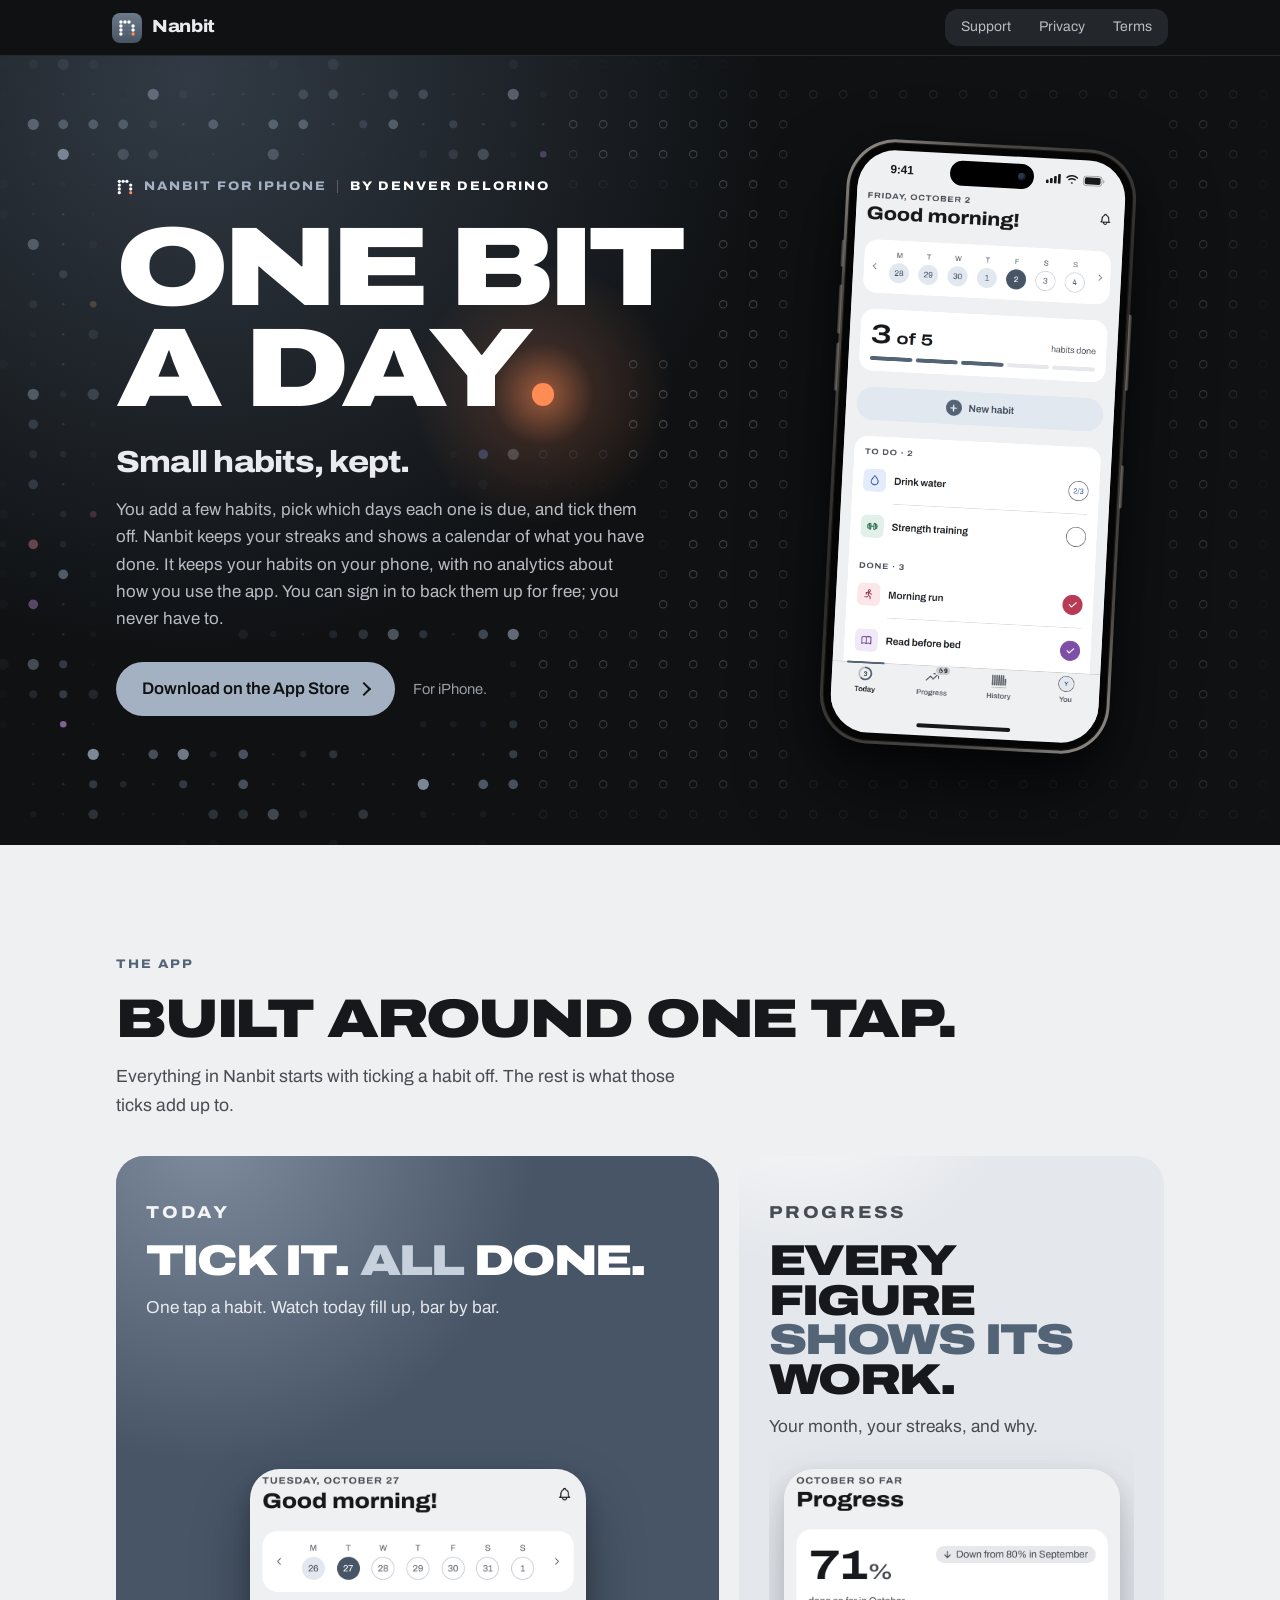
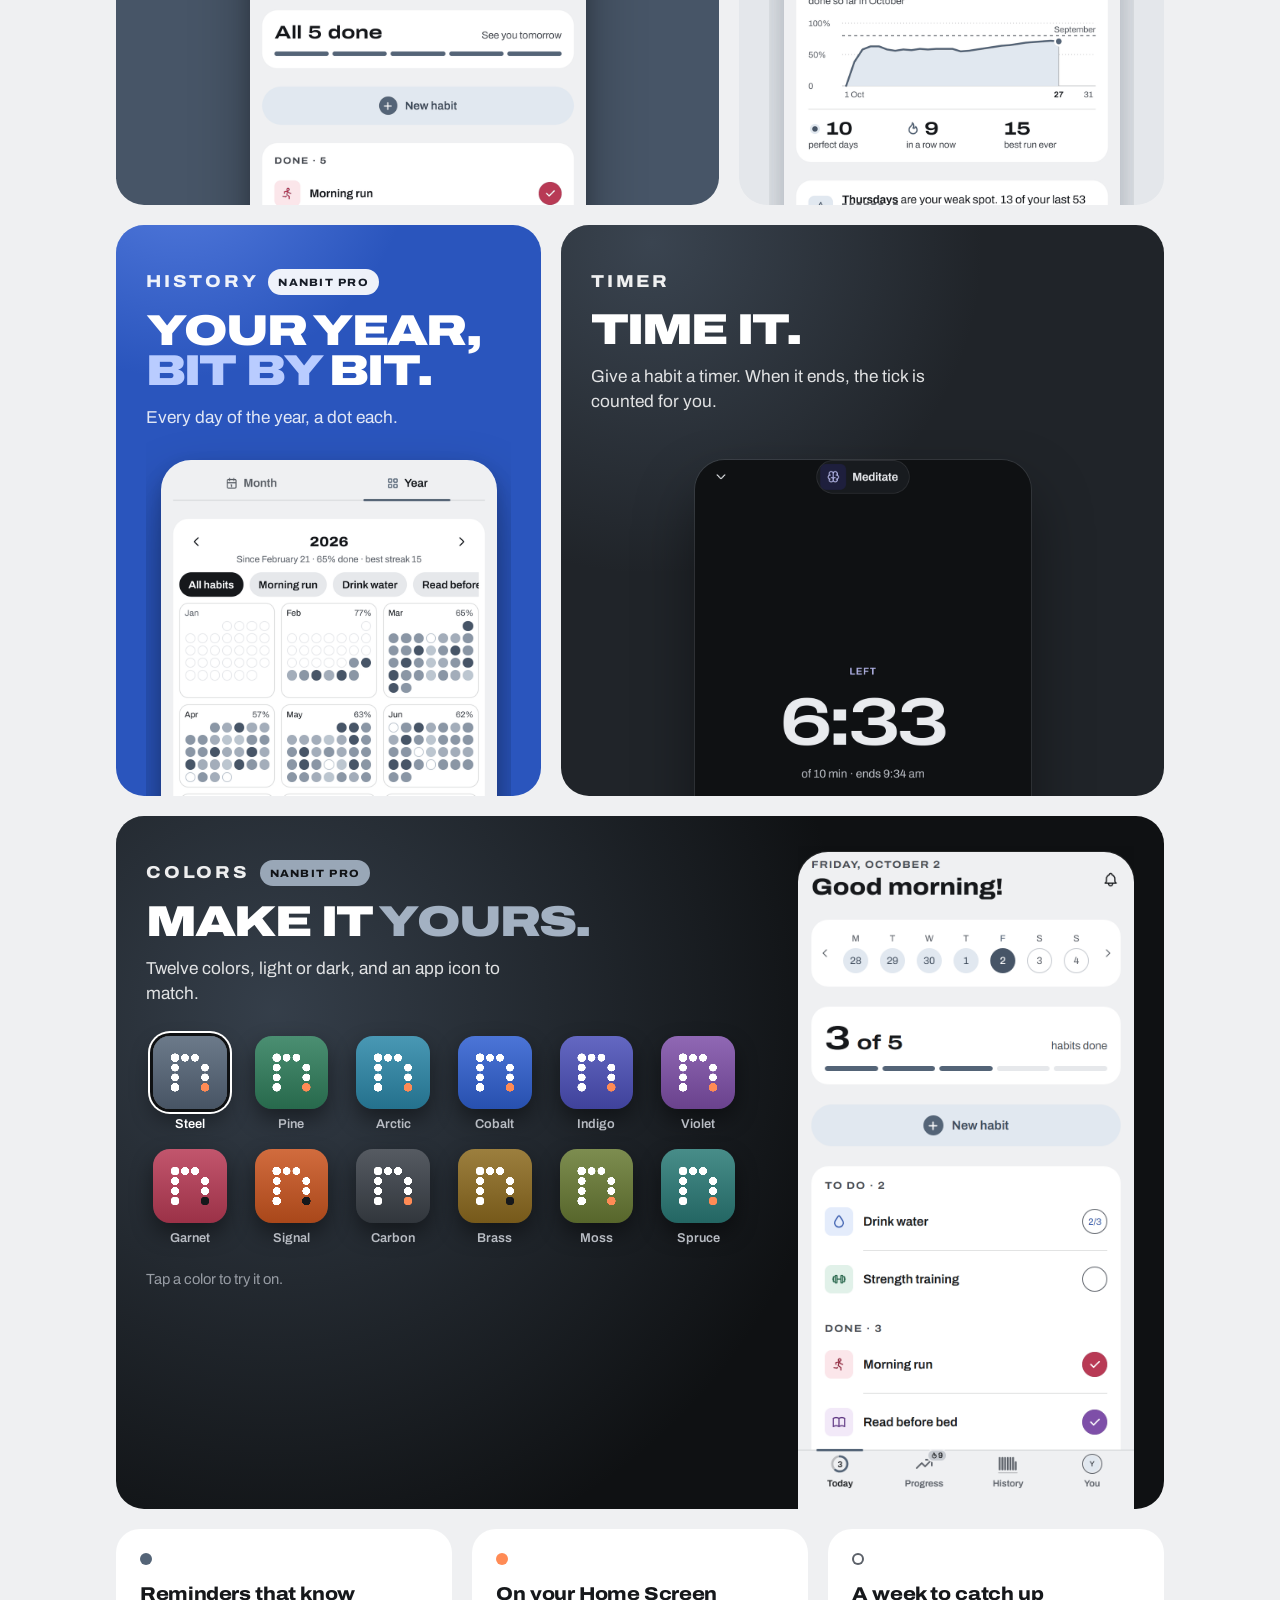
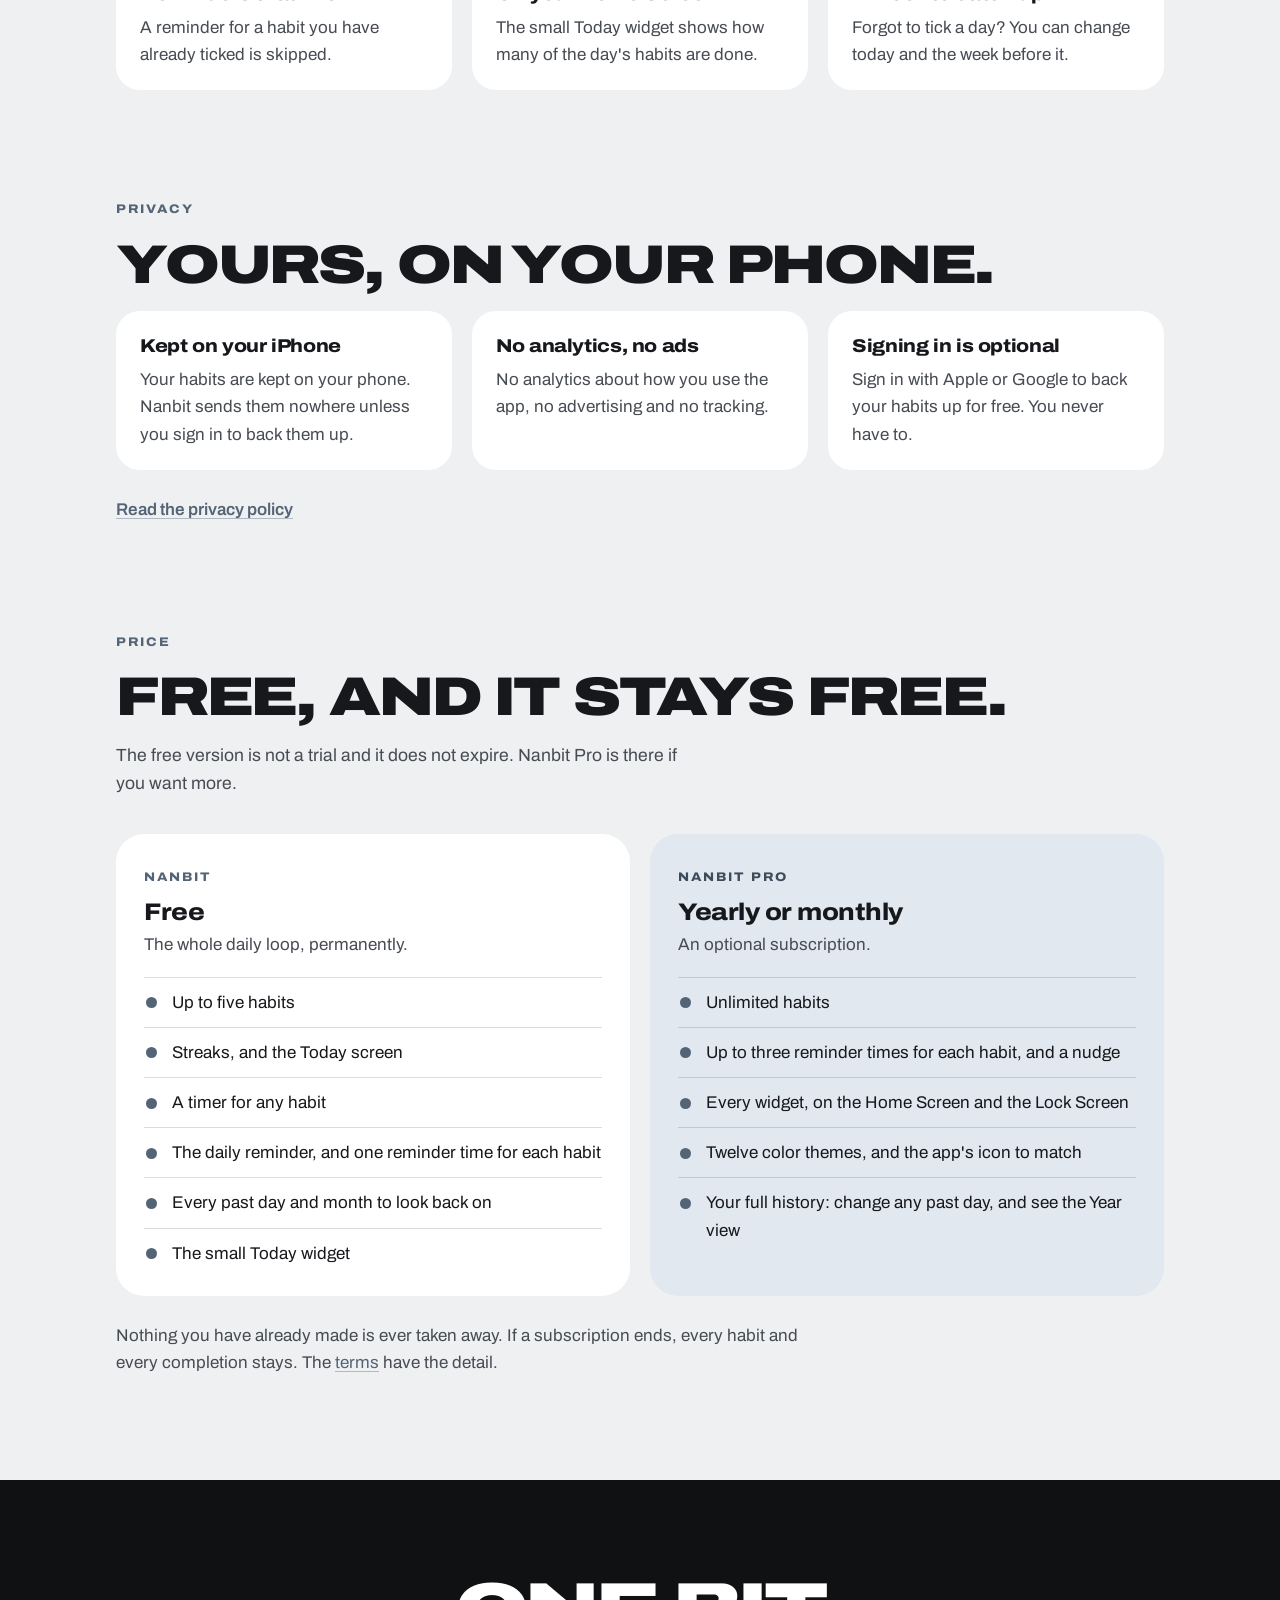
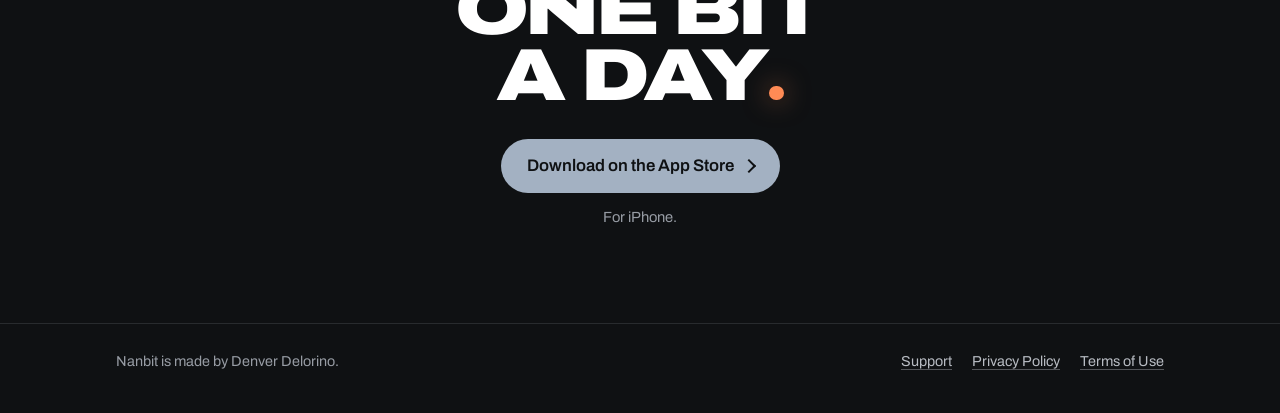
<file: index.html>
<!doctype html>
<html lang="en">
<head>
<meta charset="utf-8">
<meta name="viewport" content="width=device-width, initial-scale=1">
<title>Nanbit: Habit Tracker for iPhone</title>
<meta name="theme-color" content="#0F1113">
<meta name="description" content="Nanbit is a habit tracker for iPhone. Small habits, kept: tick one off and watch the day fill in.">
<link rel="canonical" href="https://lemiarino.github.io/nanbit-pages/">
<link rel="apple-touch-icon" href="touch-icon.png?v=4d1a9c582b">
<meta property="og:type" content="website">
<meta property="og:site_name" content="Nanbit">
<meta property="og:title" content="Nanbit: Habit Tracker for iPhone">
<meta property="og:description" content="Small habits, kept. Tick one off and watch the day fill in. A habit tracker for iPhone.">
<meta property="og:url" content="https://lemiarino.github.io/nanbit-pages/">
<meta property="og:image" content="https://lemiarino.github.io/nanbit-pages/og.png">
<meta property="og:image:width" content="1200">
<meta property="og:image:height" content="630">
<meta property="og:image:alt" content="One bit a day. Small habits, kept.">
<meta name="twitter:card" content="summary_large_image">
<link rel="icon" type="image/svg+xml" href="icon.svg?v=7e4065ee74">
<link rel="stylesheet" href="nanbit.css?v=96a0023c73">
<script src="home.js?v=1b75cd1953" defer></script>
</head>
<body>
<!--
  Rebuilt 13 October 2026, with the pages made iPhone's alone that day. The
  paragraph under the headline is the one this page has carried since 2 October
  2026, unchanged, and src/platform/pages.test.ts holds its last sentence.
  Every other line is something the app does, in the words the App Store
  screenshots, the support page or the terms page already use for it:

  - The five tiles: the screenshots' own headlines and sentences
    (.claude/reel/shots4.html), over the app's own screens (shot-*.png).
    Nanbit Pro is marked where the screenshots mark it: the Year view and the
    colors.
  - The three facts and the two plans: the support page's "What does Pro
    actually unlock?" and the terms page's free version. The timer is in the
    free list because nothing asks for Nanbit Pro before it
    (src/purchases/limits.ts has no rule for it; app/sheet/timer.tsx has none).
  - The link is the app's App Store page by its Apple ID (6809155289).

  The iPhone's frame is CSS; its screen is a picture of the app's Today screen
  with the showcase sample habits (`npm run pages:today`).
-->
<header class="bar night">
  <div class="bar-in">
    <a class="brand" href="index.html"><img src="icon.svg?v=7e4065ee74" alt="" width="30" height="30">Nanbit</a>
    <nav class="seg" aria-label="Pages">
      <a href="support.html">Support</a>
      <a href="privacy.html">Privacy</a>
      <a href="terms.html">Terms</a>
    </nav>
  </div>
</header>
<main class="home">

<section class="top">
  <canvas class="field" aria-hidden="true"></canvas>
  <div class="wrap top-in">
    <div class="pitch">
      <p class="eyebrow" data-quiet>
        <svg width="18" height="18" viewBox="18 18 64 64" aria-hidden="true"><g fill="#FFFFFF"><circle cx="29.75" cy="29.75" r="5.7"/><circle cx="43.25" cy="29.75" r="5.7"/><circle cx="56.75" cy="29.75" r="5.7"/><circle cx="29.75" cy="43.25" r="5.7"/><circle cx="70.25" cy="43.25" r="5.7"/><circle cx="29.75" cy="56.75" r="5.7"/><circle cx="70.25" cy="56.75" r="5.7"/><circle cx="29.75" cy="70.25" r="5.7"/></g><circle cx="70.25" cy="70.25" r="5.7" fill="#FF8B55"/></svg>
        <span>Nanbit for iPhone</span>
        <span class="by">by Denver Delorino</span>
      </p>
      <h1 class="shout"><span class="line" data-quiet>One bit</span> <span class="line" data-quiet>a day<span class="today" aria-hidden="true"></span><span class="sr">.</span></span></h1>
      <p class="tag" data-quiet>Small habits, kept.</p>
      <p class="say" data-quiet>You add a few habits, pick which days each one is due, and tick them off.
      Nanbit keeps your streaks and shows a calendar of what you have done. It keeps
      your habits on your phone, with no analytics about how you use the app. You
      can sign in to back them up for free; you never have to.</p>
      <div class="cta">
        <a class="get" href="https://apps.apple.com/app/id6809155289" data-quiet="box">Download on the App Store</a>
        <p class="fine" data-quiet>For iPhone.</p>
      </div>
    </div>

    <div class="phone" data-quiet="box">
      <i class="btn l action"></i><i class="btn l vol-up"></i><i class="btn l vol-down"></i>
      <i class="btn r power"></i><i class="btn r camera"></i>
      <div class="bezel">
      <div class="screen">
        <div class="island" aria-hidden="true"></div>
        <div class="status" aria-hidden="true">
          <span>9:41</span>
          <span class="icons-bar">
            <svg width="15" height="10" viewBox="0 0 17 11" fill="currentColor"><rect x="0" y="7" width="3" height="4" rx="1"/><rect x="4.5" y="5" width="3" height="6" rx="1"/><rect x="9" y="2.5" width="3" height="8.5" rx="1"/><rect x="13.5" y="0" width="3" height="11" rx="1"/></svg>
            <svg width="14" height="10" viewBox="0 0 15 11" fill="currentColor"><path d="M7.5 2.2c2.2 0 4.2.85 5.7 2.25l1.1-1.15A9.6 9.6 0 0 0 7.5.6 9.6 9.6 0 0 0 .7 3.3l1.1 1.15A8 8 0 0 1 7.5 2.2zm0 3.2c1.3 0 2.5.5 3.4 1.3l1.1-1.15A6.4 6.4 0 0 0 7.5 3.8 6.4 6.4 0 0 0 3 5.55L4.1 6.7c.9-.8 2.1-1.3 3.4-1.3zm0 3.2c-.5 0-1 .2-1.3.5l1.3 1.4 1.3-1.4c-.3-.3-.8-.5-1.3-.5z"/></svg>
            <svg width="22" height="11" viewBox="0 0 25 12"><rect x="0.5" y="0.5" width="21" height="11" rx="3.2" fill="none" stroke="currentColor" opacity="0.4"/><rect x="2" y="2" width="18" height="8" rx="2" fill="currentColor"/><path d="M23 4v4c.8-.3 1.3-1.1 1.3-2S23.8 4.3 23 4z" fill="currentColor" opacity="0.4"/></svg>
          </span>
        </div>
        <picture class="frame f1">
          <source srcset="today-dark.png?v=bad4b9c546" media="(prefers-color-scheme: dark)">
          <img src="today-light.png?v=85c3469e1d" width="402" height="786" alt="Nanbit's Today screen, with sample habits: 3 of 5 habits done, two habits to do and three done.">
        </picture>
        <picture class="frame over f2" aria-hidden="true">
          <source srcset="today-dark-2.png?v=47c93fbaaf" media="(prefers-color-scheme: dark)">
          <img src="today-light-2.png?v=cfe17d512c" width="402" height="786" alt="">
        </picture>
        <picture class="frame over f3" aria-hidden="true">
          <source srcset="today-dark-3.png?v=d36e64dbd1" media="(prefers-color-scheme: dark)">
          <img src="today-light-3.png?v=3d107eec53" width="402" height="786" alt="">
        </picture>
        <img class="frame over worn" width="402" height="786" alt="" aria-hidden="true" hidden>
        <div class="home-bar" aria-hidden="true"></div>
      </div>
      </div>
    </div>
  </div>
</section>

<section class="part">
  <div class="wrap">
    <p class="eyebrow" data-rise>The app</p>
    <h2 data-rise>Built around one tap.</h2>
    <p class="intro" data-rise>Everything in Nanbit starts with ticking a habit off. The rest
    is what those ticks add up to.</p>

    <div class="tiles">
      <article class="tile steel w7" data-rise>
        <div class="words">
          <p class="eyebrow">Today</p>
          <h3>Tick it. <span>All</span> done.</h3>
          <p>One tap a habit. Watch today fill up, bar by bar.</p>
        </div>
        <div class="hold"><img class="shot" src="shot-today.png?v=24ca8397a3" width="440" height="600" loading="lazy" alt="The Today screen with all five habits ticked: All 5 done, see you tomorrow."></div>
      </article>

      <article class="tile fog w5" data-rise>
        <p class="eyebrow">Progress</p>
        <h3>Every figure <span>shows its</span> work.</h3>
        <p>Your month, your streaks, and why.</p>
        <div class="hold"><img class="shot" src="shot-progress.png?v=36d483af6d" width="440" height="600" loading="lazy" alt="The Progress screen: 71% done so far in October, down from 80% in September, with 10 perfect days and 9 in a row."></div>
      </article>

      <article class="tile cobalt w5" data-rise>
        <p class="eyebrow">History <span class="pro">Nanbit Pro</span></p>
        <h3>Your year, <span>bit by</span> bit.</h3>
        <p>Every day of the year, a dot each.</p>
        <div class="hold"><img class="shot" src="shot-year.png?v=c018d918f5" width="440" height="600" loading="lazy" alt="History's Year view: twelve months of dots, each day shaded by how much of it was done."></div>
      </article>

      <article class="tile carbon w7" data-rise>
        <div class="words">
          <p class="eyebrow">Timer</p>
          <h3>Time it.</h3>
          <p>Give a habit a timer. When it ends, the tick is counted for you.</p>
        </div>
        <div class="hold"><img class="shot" src="shot-timer.png?v=9bfee1f9bd" width="440" height="600" loading="lazy" alt="A habit's timer running: 6 minutes 33 seconds left of 10, with pause and one-minute buttons."></div>
      </article>

      <article class="tile night w12 pick" data-rise>
        <div class="words">
          <p class="eyebrow">Colors <span class="pro">Nanbit Pro</span></p>
          <h3>Make it <span>yours.</span></h3>
          <p>Twelve colors, light or dark, and an app icon to match.</p>
          <ul class="icons" aria-label="The twelve colors">
            <li><button type="button" class="swatch" data-color="steel" aria-pressed="true" style="--a:#6C7A8A;--b:#475464"><i></i><span>Steel</span></button></li>
            <li><button type="button" class="swatch" data-color="pine" aria-pressed="false" style="--a:#4B8F72;--b:#27694C"><i></i><span>Pine</span></button></li>
            <li><button type="button" class="swatch" data-color="arctic" aria-pressed="false" style="--a:#4998B4;--b:#24718D"><i></i><span>Arctic</span></button></li>
            <li><button type="button" class="swatch" data-color="cobalt" aria-pressed="false" style="--a:#4C75D7;--b:#2750AF"><i></i><span>Cobalt</span></button></li>
            <li><button type="button" class="swatch" data-color="indigo" aria-pressed="false" style="--a:#6468C2;--b:#3F429B"><i></i><span>Indigo</span></button></li>
            <li><button type="button" class="swatch" data-color="violet" aria-pressed="false" style="--a:#9068B4;--b:#6A428D"><i></i><span>Violet</span></button></li>
            <li><button type="button" class="swatch" data-color="garnet" aria-pressed="false" style="--a:#C2566D;--b:#9B3147;--t:#16181B"><i></i><span>Garnet</span></button></li>
            <li><button type="button" class="swatch" data-color="signal" aria-pressed="false" style="--a:#D16C3E;--b:#A9471A;--t:#16181B"><i></i><span>Signal</span></button></li>
            <li><button type="button" class="swatch" data-color="carbon" aria-pressed="false" style="--a:#565B62;--b:#31363C"><i></i><span>Carbon</span></button></li>
            <li><button type="button" class="swatch" data-color="brass" aria-pressed="false" style="--a:#9C7F3E;--b:#76591A;--t:#16181B"><i></i><span>Brass</span></button></li>
            <li><button type="button" class="swatch" data-color="moss" aria-pressed="false" style="--a:#7D8D50;--b:#57662B"><i></i><span>Moss</span></button></li>
            <li><button type="button" class="swatch" data-color="spruce" aria-pressed="false" style="--a:#488D89;--b:#236663"><i></i><span>Spruce</span></button></li>
          </ul>
          <p class="hint">Tap a color to try it on.</p>
        </div>
        <div class="hold">
          <picture>
            <source srcset="today-dark.png?v=bad4b9c546" media="(prefers-color-scheme: dark)">
            <img class="shot try" src="today-light.png?v=85c3469e1d" width="402" height="786" loading="lazy" alt="Nanbit's Today screen in Steel.">
          </picture>
        </div>
      </article>
      <!-- The app's Today screen in each color and each scheme, for home.js to
           show when a color is chosen. In a template, so a browser fetches one
           only when it is asked for, and stamped like every other picture. -->
      <template id="colors">
        <img data-color="steel" data-scheme="light" src="today-light.png?v=85c3469e1d" alt="">
        <img data-color="pine" data-scheme="light" src="today-light-pine.png?v=1ca86f8f33" alt="">
        <img data-color="arctic" data-scheme="light" src="today-light-arctic.png?v=3068538846" alt="">
        <img data-color="cobalt" data-scheme="light" src="today-light-cobalt.png?v=183cd6d655" alt="">
        <img data-color="indigo" data-scheme="light" src="today-light-indigo.png?v=d5e85e38f5" alt="">
        <img data-color="violet" data-scheme="light" src="today-light-violet.png?v=cf47433a33" alt="">
        <img data-color="garnet" data-scheme="light" src="today-light-garnet.png?v=ff579f3cd7" alt="">
        <img data-color="signal" data-scheme="light" src="today-light-signal.png?v=7266838d43" alt="">
        <img data-color="carbon" data-scheme="light" src="today-light-carbon.png?v=69cc593033" alt="">
        <img data-color="brass" data-scheme="light" src="today-light-brass.png?v=489cf15a94" alt="">
        <img data-color="moss" data-scheme="light" src="today-light-moss.png?v=1ac5926991" alt="">
        <img data-color="spruce" data-scheme="light" src="today-light-spruce.png?v=a9aa5ee32a" alt="">
        <img data-color="steel" data-scheme="dark" src="today-dark.png?v=bad4b9c546" alt="">
        <img data-color="pine" data-scheme="dark" src="today-dark-pine.png?v=2ddb6a4bf9" alt="">
        <img data-color="arctic" data-scheme="dark" src="today-dark-arctic.png?v=5cfd8255e0" alt="">
        <img data-color="cobalt" data-scheme="dark" src="today-dark-cobalt.png?v=3970764bae" alt="">
        <img data-color="indigo" data-scheme="dark" src="today-dark-indigo.png?v=e555148ae9" alt="">
        <img data-color="violet" data-scheme="dark" src="today-dark-violet.png?v=84a1a61bab" alt="">
        <img data-color="garnet" data-scheme="dark" src="today-dark-garnet.png?v=75aaed2187" alt="">
        <img data-color="signal" data-scheme="dark" src="today-dark-signal.png?v=d5941cdec1" alt="">
        <img data-color="carbon" data-scheme="dark" src="today-dark-carbon.png?v=169dc828da" alt="">
        <img data-color="brass" data-scheme="dark" src="today-dark-brass.png?v=b4fcd623f0" alt="">
        <img data-color="moss" data-scheme="dark" src="today-dark-moss.png?v=d16274e1bf" alt="">
        <img data-color="spruce" data-scheme="dark" src="today-dark-spruce.png?v=4cc858584a" alt="">
      </template>
    </div>

    <div class="facts">
      <div class="fact" data-rise>
        <i class="dot"></i>
        <h3>Reminders that know</h3>
        <p>A reminder for a habit you have already ticked is skipped.</p>
      </div>
      <div class="fact" data-rise>
        <i class="dot lit"></i>
        <h3>On your Home Screen</h3>
        <p>The small Today widget shows how many of the day's habits are done.</p>
      </div>
      <div class="fact" data-rise>
        <i class="dot ring"></i>
        <h3>A week to catch up</h3>
        <p>Forgot to tick a day? You can change today and the week before it.</p>
      </div>
    </div>
  </div>
</section>

<section class="part">
  <div class="wrap">
    <p class="eyebrow" data-rise>Privacy</p>
    <h2 data-rise>Yours, on your phone.</h2>
    <div class="facts">
      <div class="fact" data-rise>
        <h3>Kept on your iPhone</h3>
        <p>Your habits are kept on your phone. Nanbit sends them nowhere unless you
        sign in to back them up.</p>
      </div>
      <div class="fact" data-rise>
        <h3>No analytics, no ads</h3>
        <p>No analytics about how you use the app, no advertising and no
        tracking.</p>
      </div>
      <div class="fact" data-rise>
        <h3>Signing in is optional</h3>
        <p>Sign in with Apple or Google to back your habits up for free. You never
        have to.</p>
      </div>
    </div>
    <p class="more" data-rise><a href="privacy.html">Read the privacy policy</a></p>
  </div>
</section>

<section class="part">
  <div class="wrap">
    <p class="eyebrow" data-rise>Price</p>
    <h2 data-rise>Free, and it stays free.</h2>
    <p class="intro" data-rise>The free version is not a trial and it does not expire.
    Nanbit Pro is there if you want more.</p>
    <div class="plans">
      <div class="plan" data-rise>
        <p class="eyebrow">Nanbit</p>
        <h3>Free</h3>
        <p class="sub">The whole daily loop, permanently.</p>
        <ul>
          <li>Up to five habits</li>
          <li>Streaks, and the Today screen</li>
          <li>A timer for any habit</li>
          <li>The daily reminder, and one reminder time for each habit</li>
          <li>Every past day and month to look back on</li>
          <li>The small Today widget</li>
        </ul>
      </div>
      <div class="plan pro-plan" data-rise>
        <p class="eyebrow">Nanbit Pro</p>
        <h3>Yearly or monthly</h3>
        <p class="sub">An optional subscription.</p>
        <ul>
          <li>Unlimited habits</li>
          <li>Up to three reminder times for each habit, and a nudge</li>
          <li>Every widget, on the Home Screen and the Lock Screen</li>
          <li>Twelve color themes, and the app's icon to match</li>
          <li>Your full history: change any past day, and see the Year view</li>
        </ul>
      </div>
    </div>
    <p class="keep" data-rise>Nothing you have already made is ever taken away. If a
    subscription ends, every habit and every completion stays. The
    <a href="terms.html">terms</a> have the detail.</p>
  </div>
</section>

<section class="last">
  <div class="wrap">
    <p class="shout" data-rise><span class="line">One bit</span> <span class="line">a day<span class="today" aria-hidden="true"></span><span class="sr">.</span></span></p>
    <div class="cta" data-rise>
      <a class="get" href="https://apps.apple.com/app/id6809155289">Download on the App Store</a>
    </div>
    <p class="fine" data-rise>For iPhone.</p>
  </div>
</section>
</main>

<footer class="foot">
  <div class="wrap">
    <p>Nanbit is made by Denver Delorino.</p>
    <nav aria-label="More">
      <a href="support.html">Support</a>
      <a href="privacy.html">Privacy Policy</a>
      <a href="terms.html">Terms of Use</a>
    </nav>
  </div>
</footer>
</body>
</html>
</file>
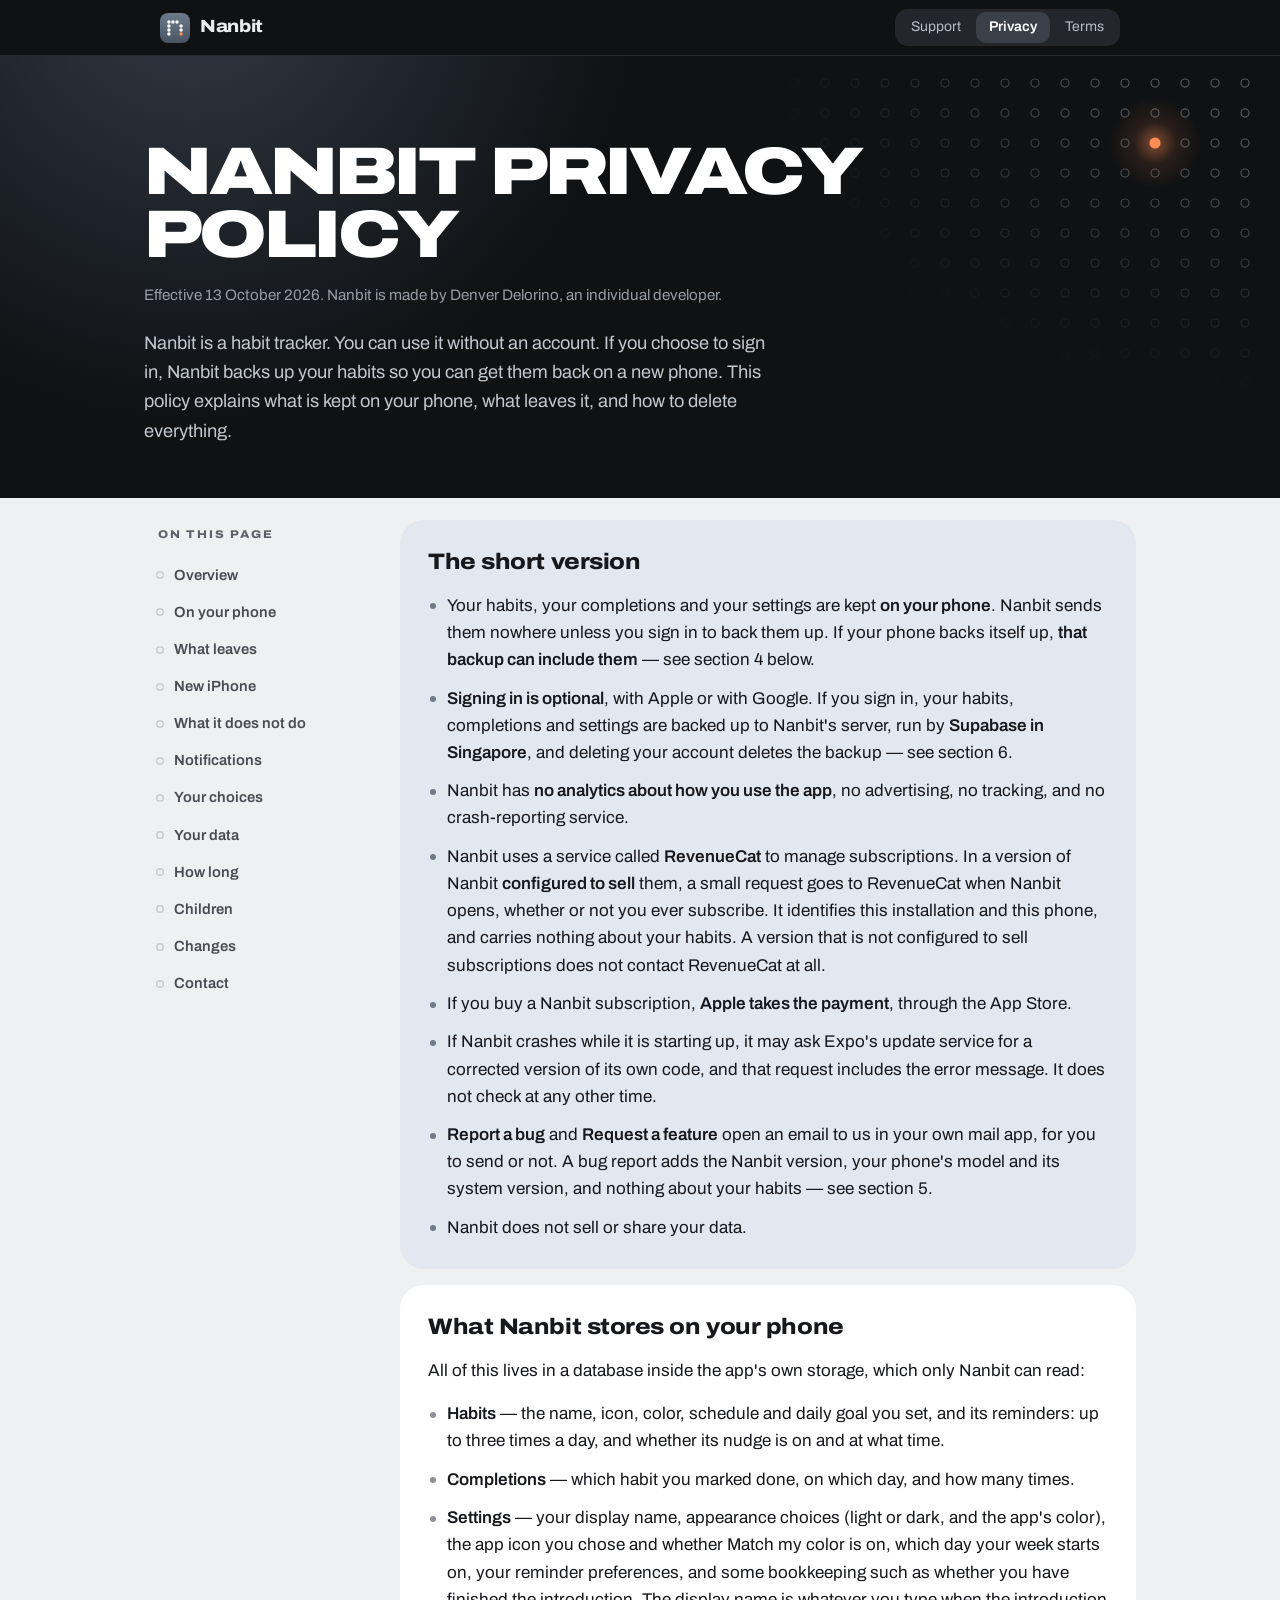
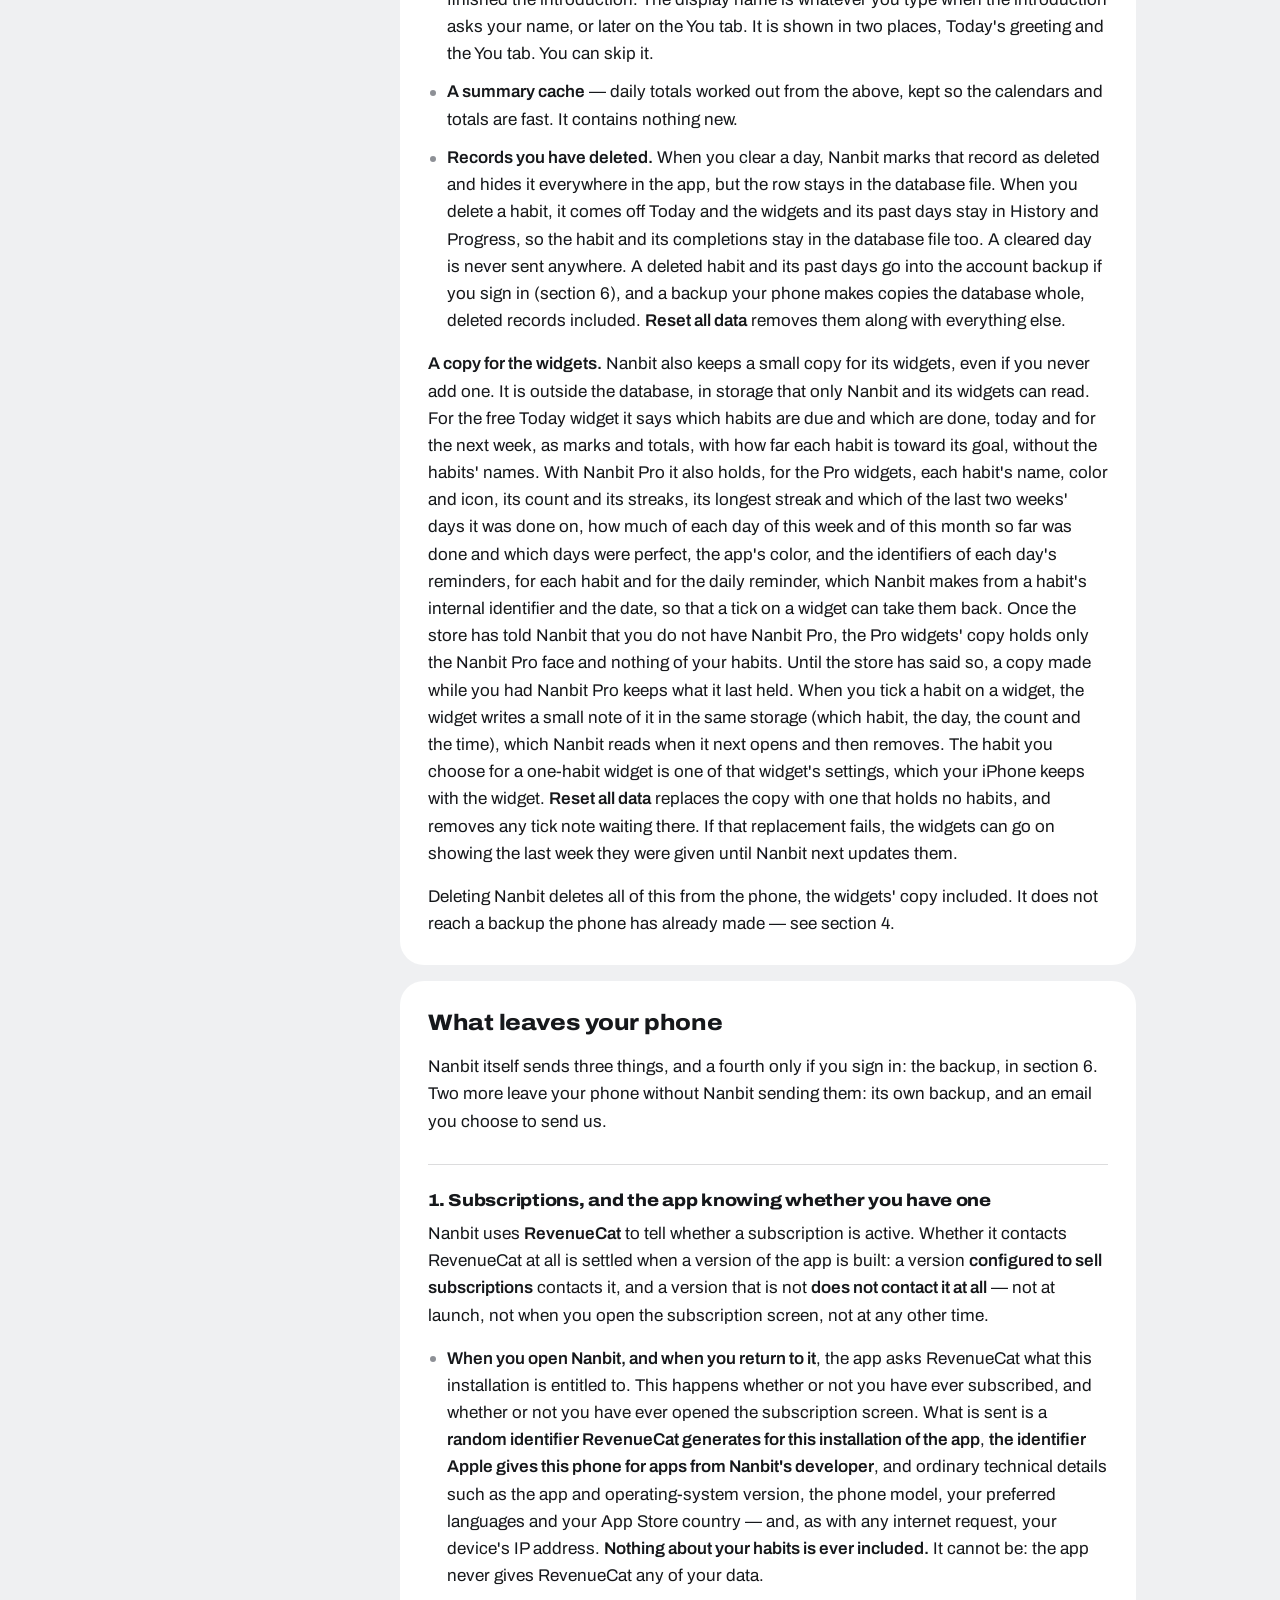
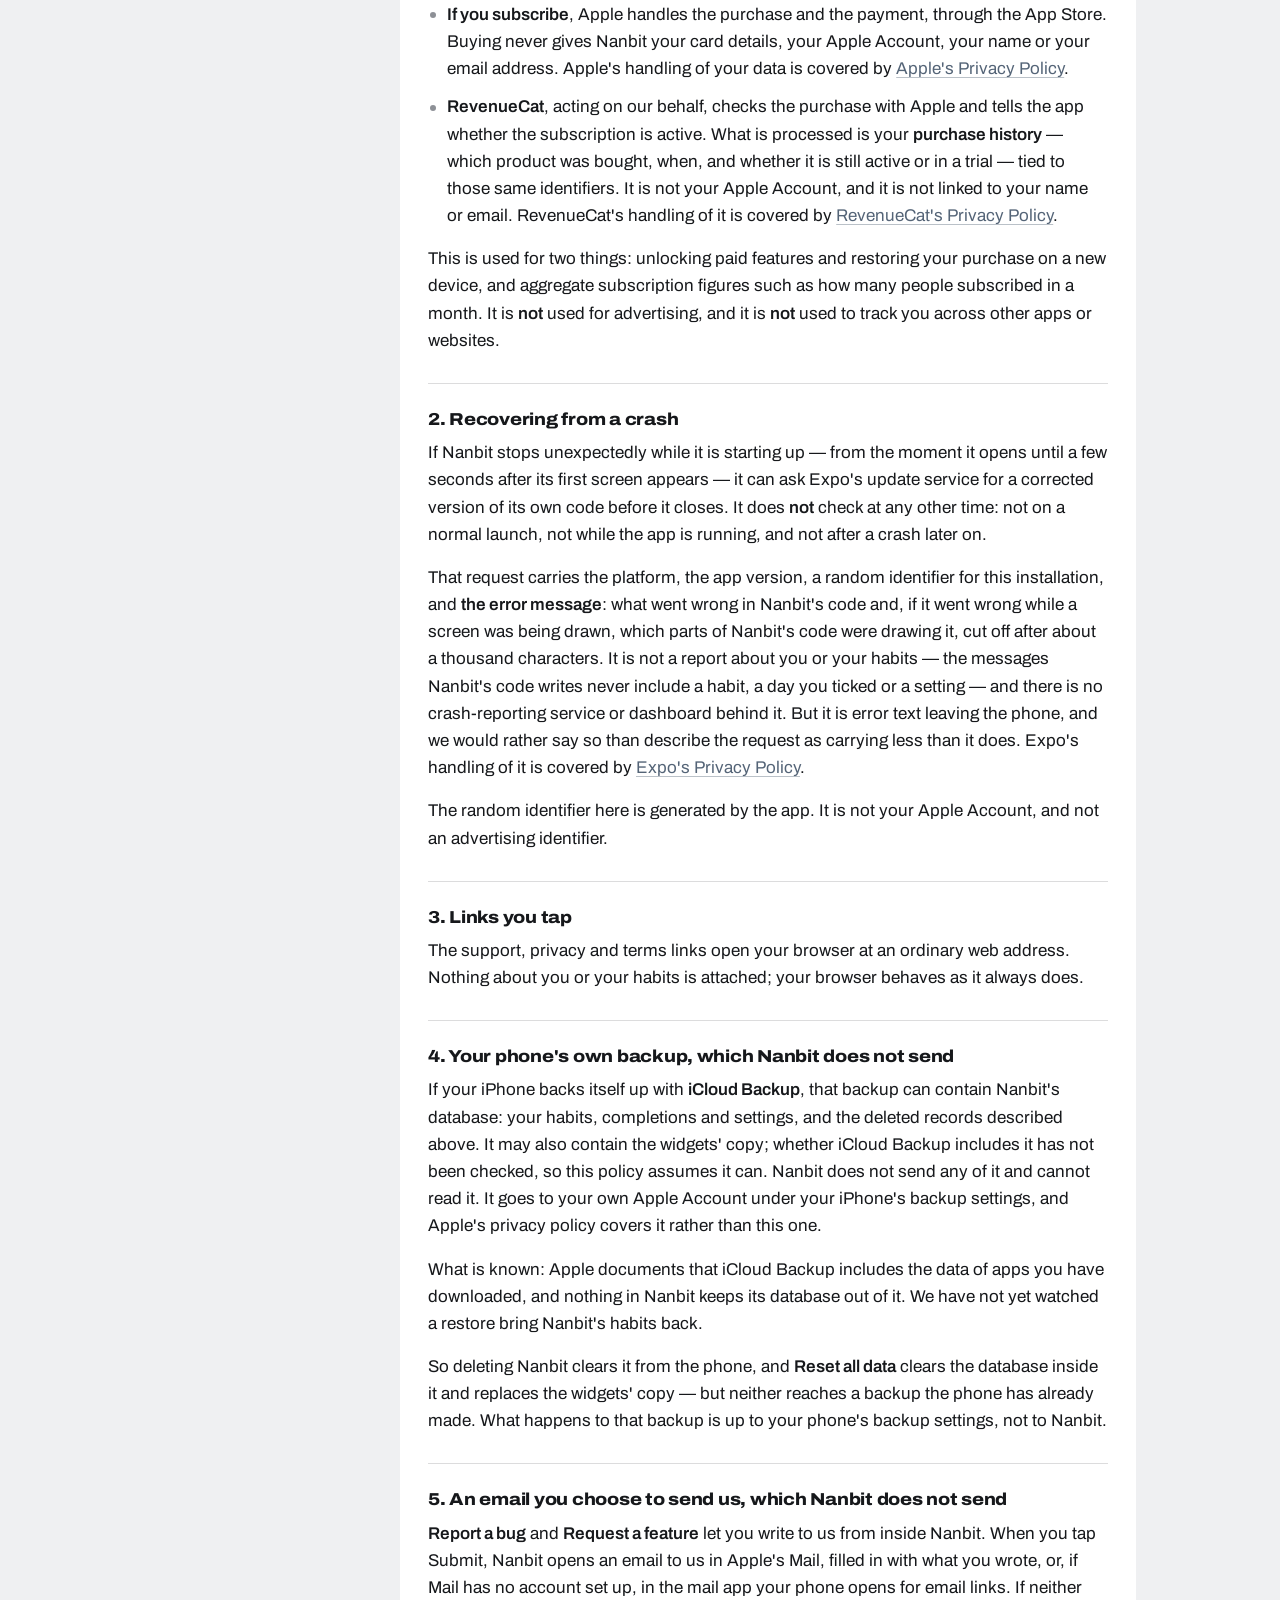
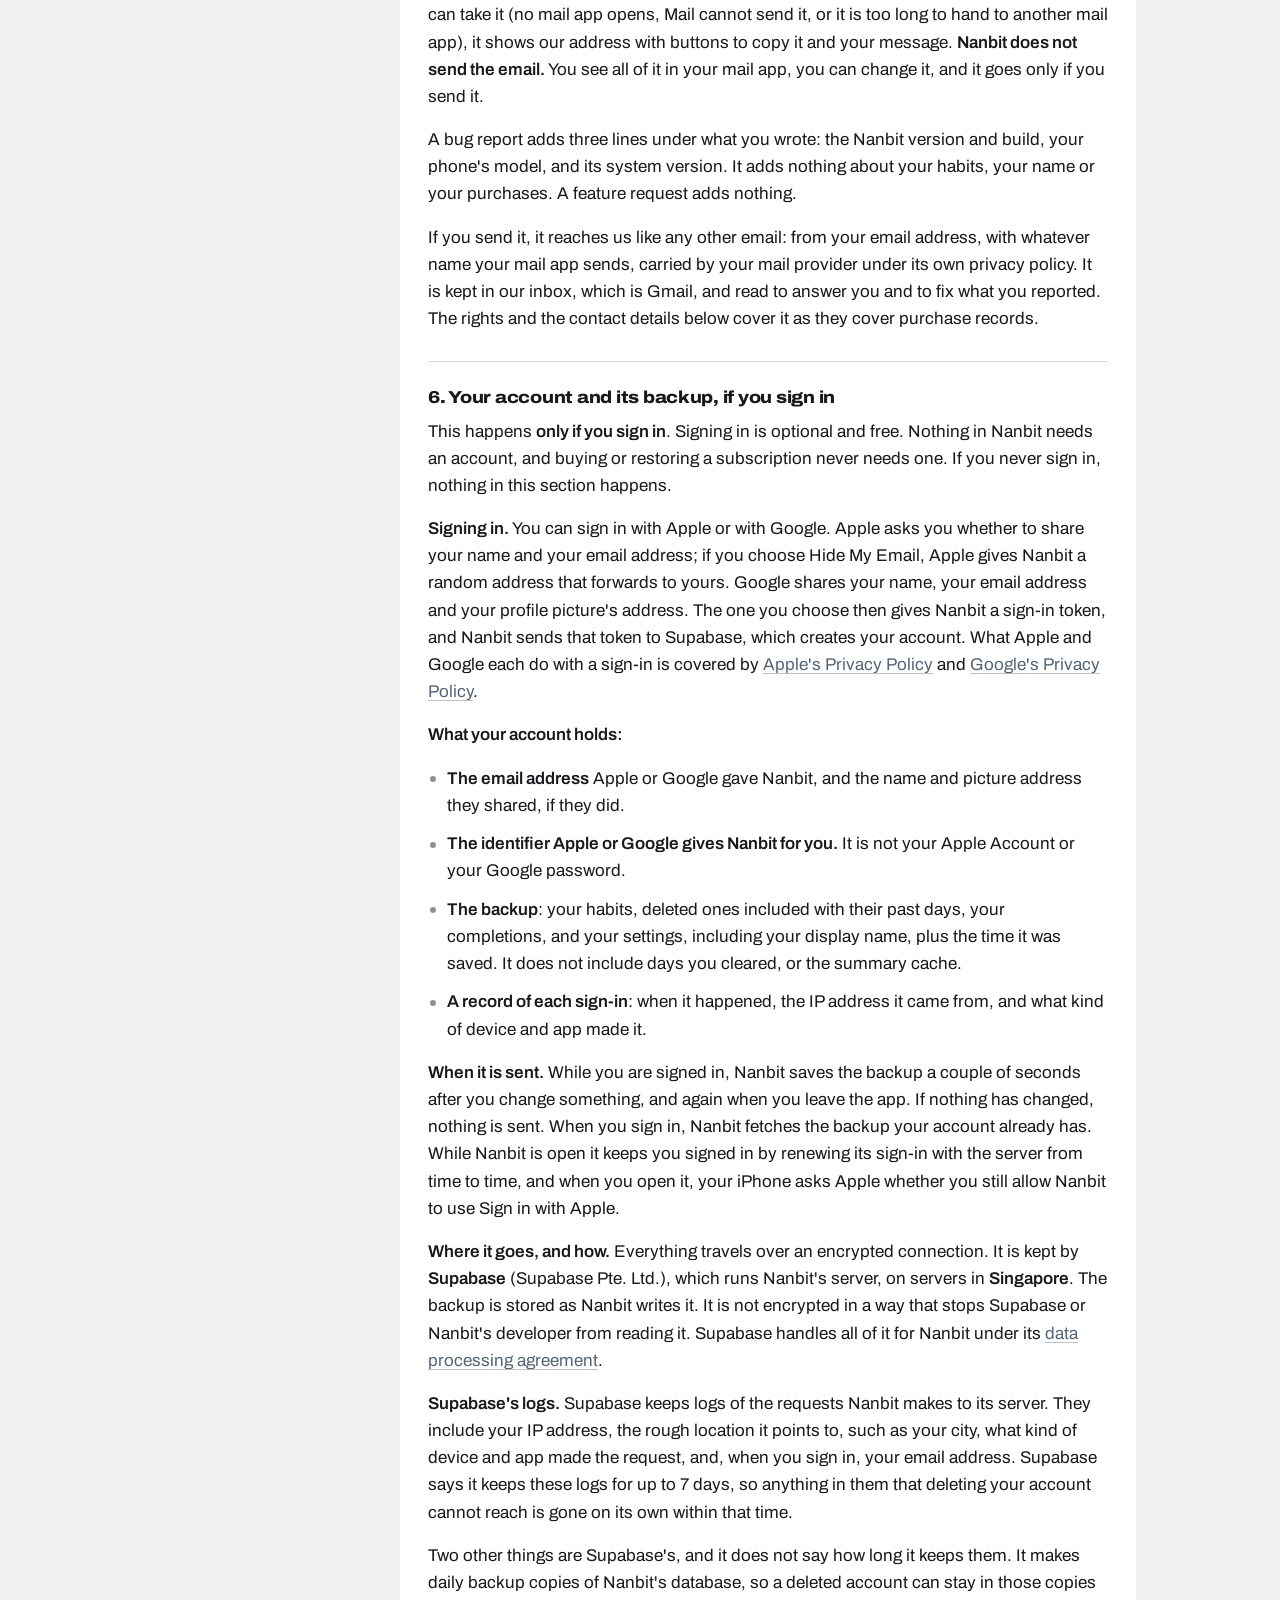
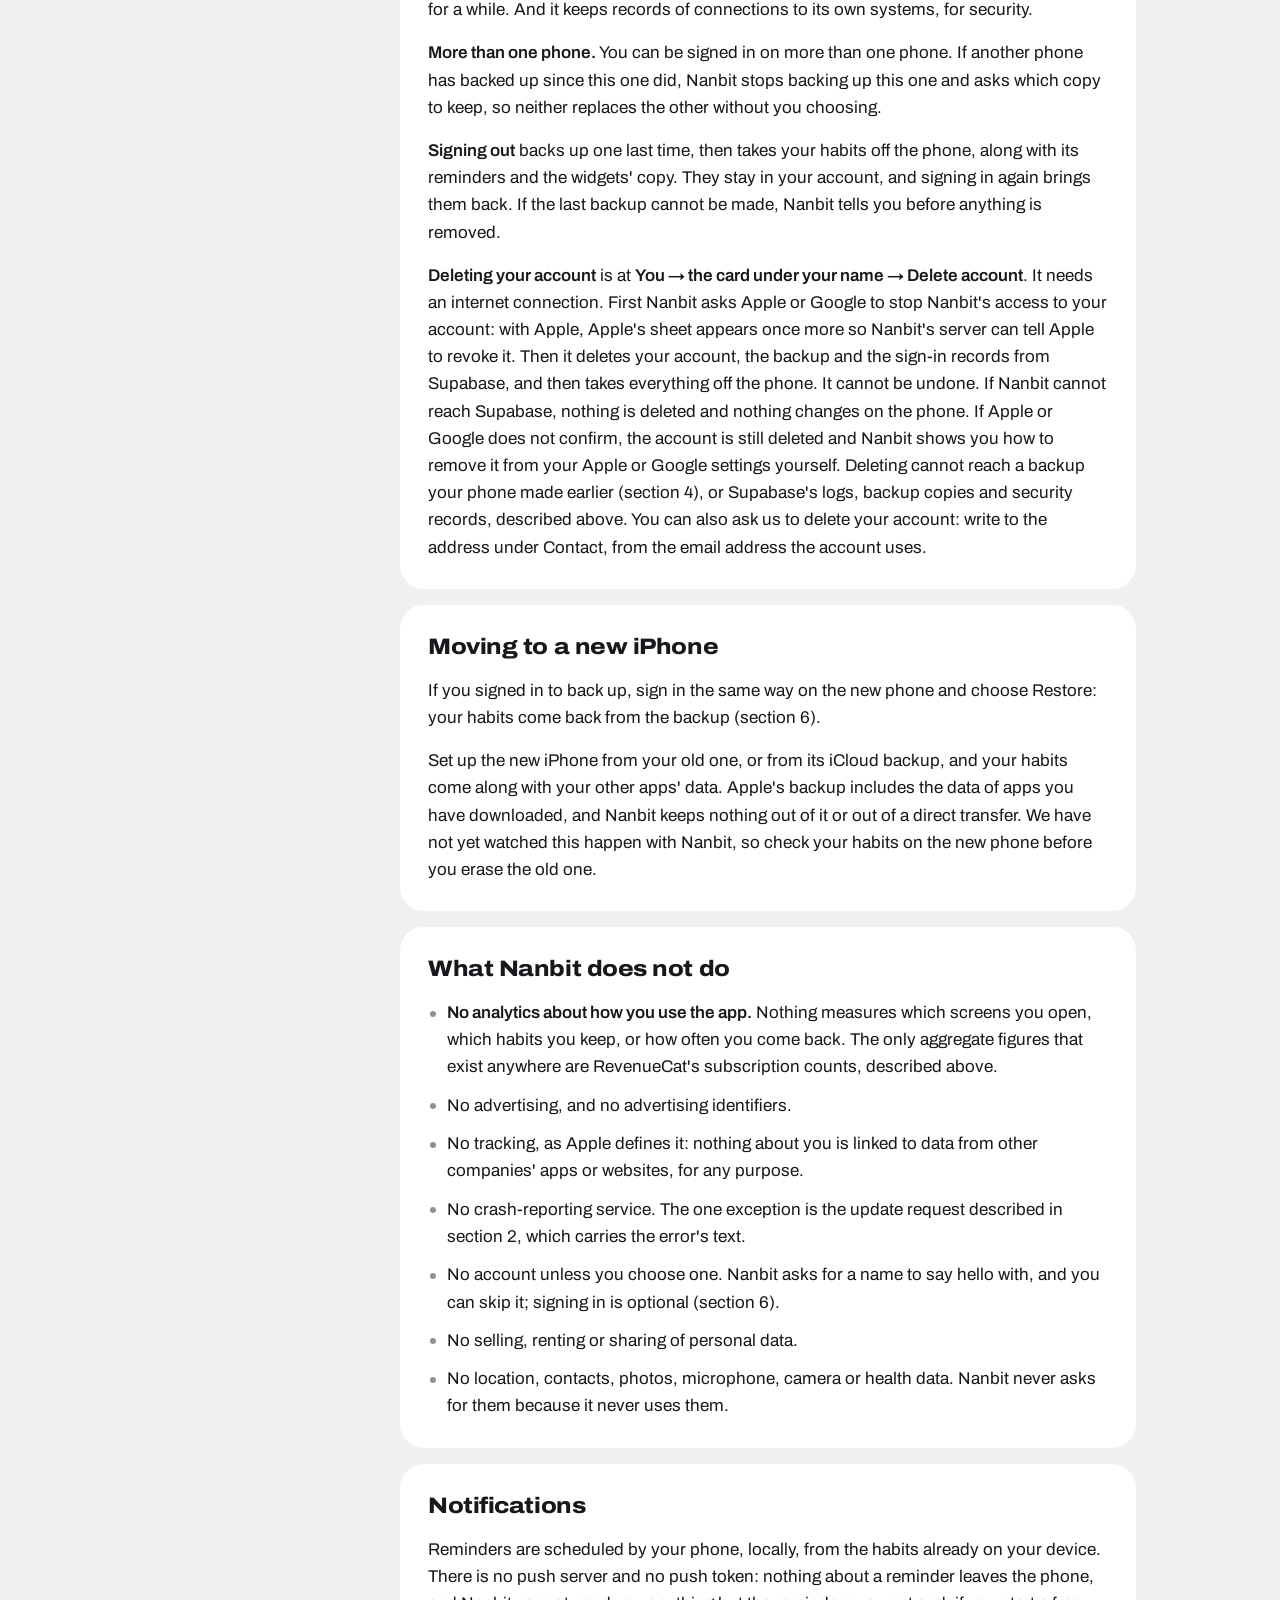
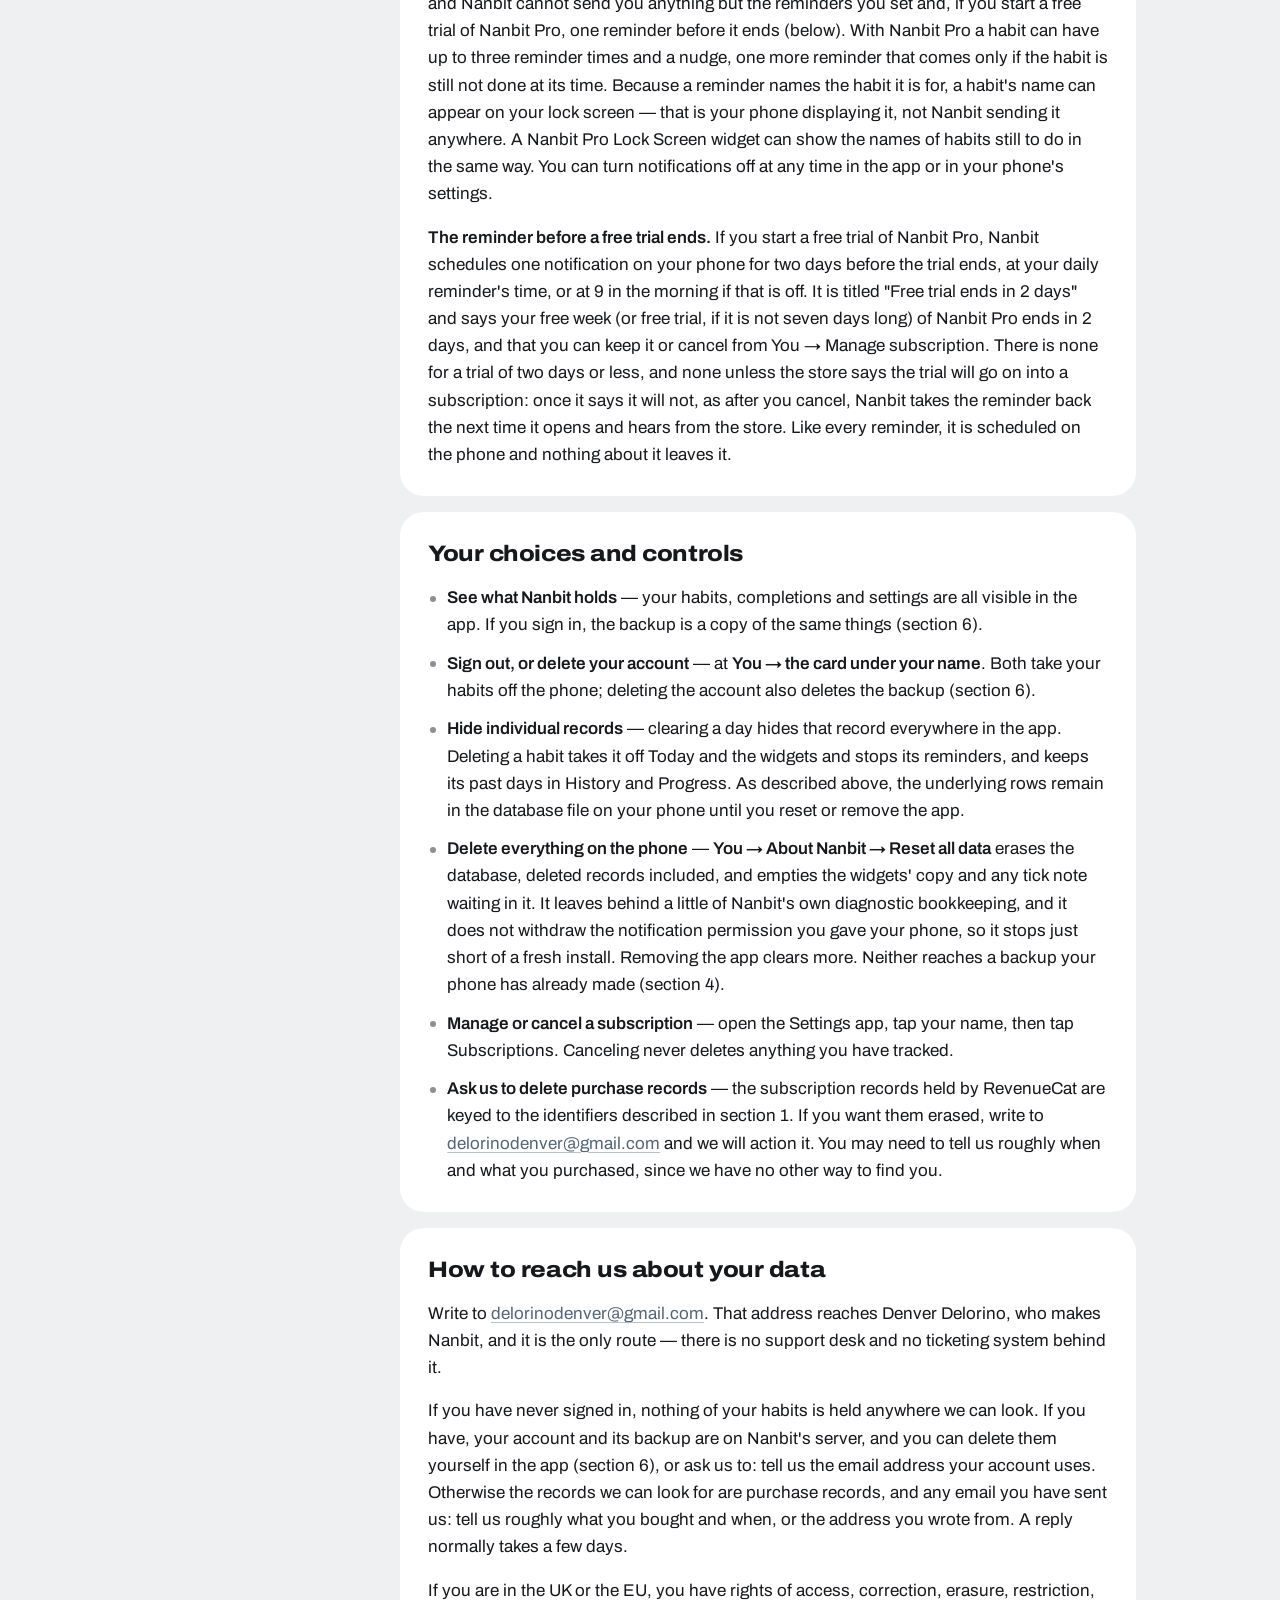
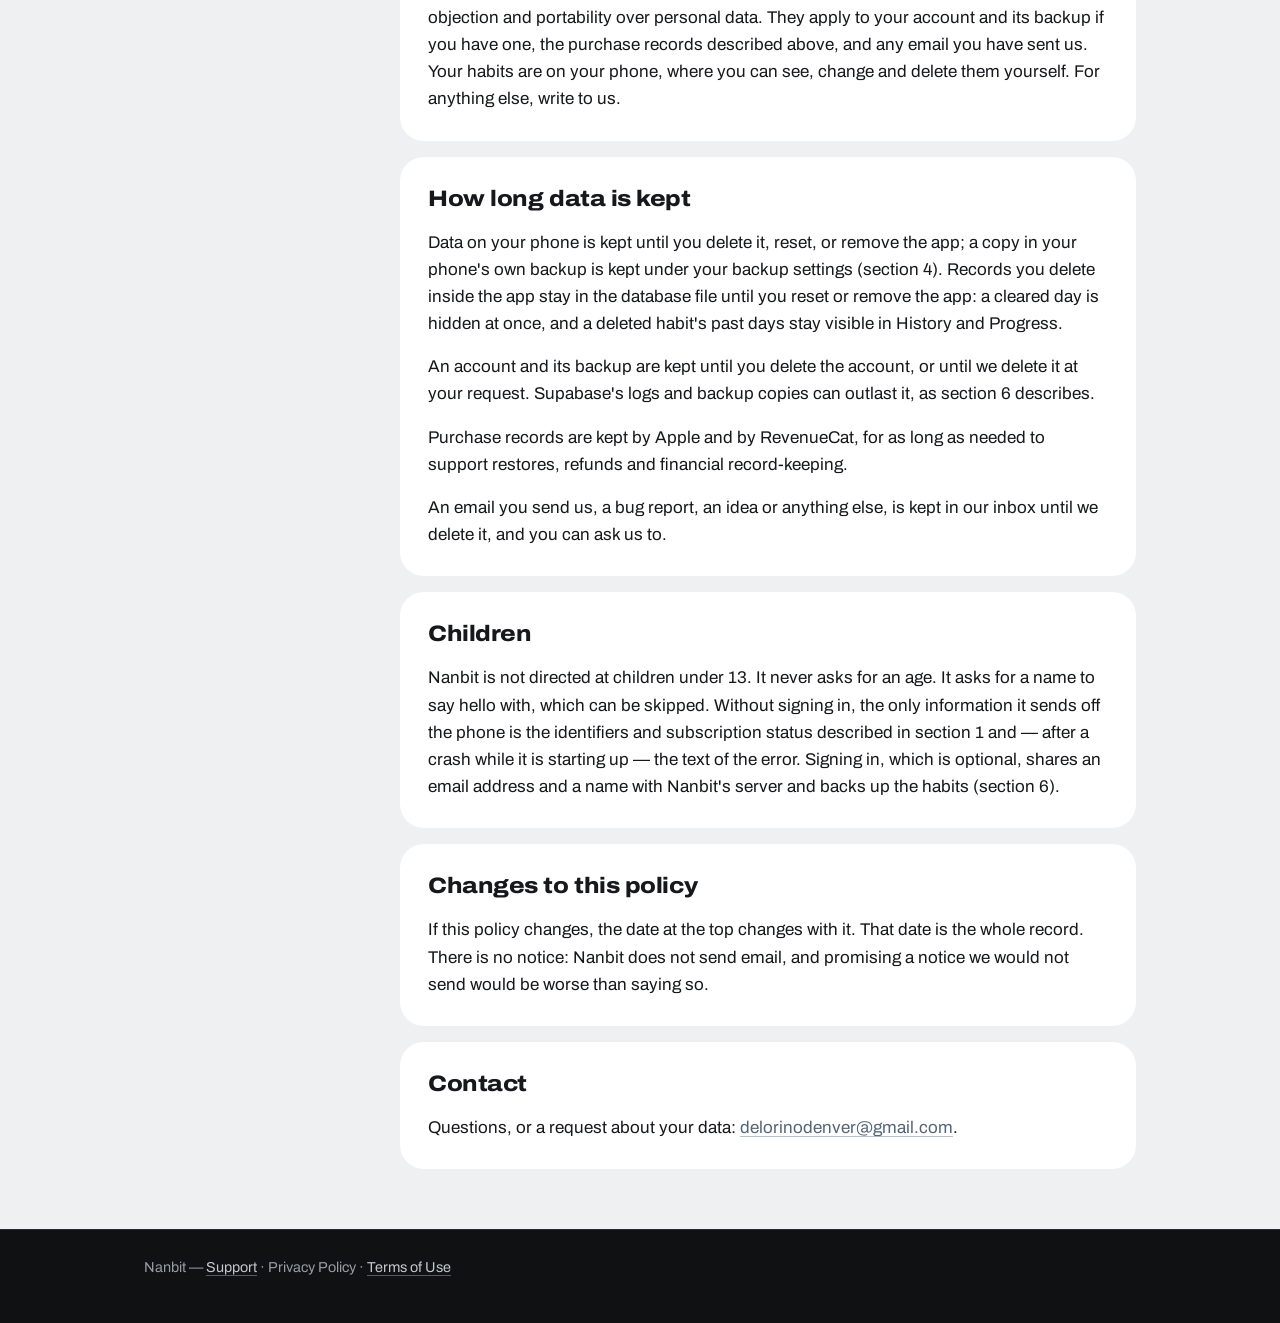
<file: privacy.html>
<!doctype html>
<html lang="en">
<head>
<meta charset="utf-8">
<meta name="viewport" content="width=device-width, initial-scale=1">
<title>Nanbit — Privacy Policy</title>
<meta name="theme-color" content="#0F1113">
<meta name="description" content="What Nanbit keeps on your iPhone, what leaves it, and how to delete everything.">
<link rel="canonical" href="https://lemiarino.github.io/nanbit-pages/privacy.html">
<link rel="apple-touch-icon" href="touch-icon.png?v=4d1a9c582b">
<meta property="og:type" content="website">
<meta property="og:site_name" content="Nanbit">
<meta property="og:title" content="Nanbit Privacy Policy">
<meta property="og:description" content="What Nanbit keeps on your iPhone, what leaves it, and how to delete everything.">
<meta property="og:url" content="https://lemiarino.github.io/nanbit-pages/privacy.html">
<meta property="og:image" content="https://lemiarino.github.io/nanbit-pages/og.png">
<meta property="og:image:width" content="1200">
<meta property="og:image:height" content="630">
<meta property="og:image:alt" content="One bit a day. Small habits, kept.">
<meta name="twitter:card" content="summary_large_image">
<link rel="icon" type="image/svg+xml" href="icon.svg?v=7e4065ee74">
<link rel="stylesheet" href="nanbit.css?v=96a0023c73">
<script src="nanbit.js?v=59819d7d9a" defer></script>
</head>
<body>
<!--
  Redesigned and published 2 October 2026: the page is drawn with nanbit.css in
  the app's own colors, and its sentences are unchanged by that. Every comment
  below that says "not yet published" or "unpublished" went live that day.
-->
<header class="bar">
  <div class="bar-in">
    <a class="brand" href="index.html"><img src="icon.svg?v=7e4065ee74" alt="" width="30" height="30">Nanbit</a>
    <nav class="seg" aria-label="Pages">
      <a href="support.html">Support</a>
      <a href="privacy.html" aria-current="page">Privacy</a>
      <a href="terms.html">Terms</a>
    </nav>
  </div>
</header>
<main>
<div class="hero">
<h1>Nanbit Privacy Policy</h1>
<!--
  This page's own rule is that its date is the whole record of a change, and
  the project's rule is that the date names the day a version becomes the live
  one. This version went live on 2 October 2026, when the owner asked for the
  pages to be published, and the date was moved to that day in the commit that
  published it.
-->
<p class="dateline">Effective 13 October 2026. Nanbit is made by Denver Delorino, an individual developer.</p>

<!--
  What this rewrite replaced, recorded rather than silently deleted.

  The version live since 13 September 2026 described "You → Export data" and a
  sync that might arrive later. On the morning of 23 September 2026 this page
  was rewritten for an optional account on iPhone — Sign in with Apple, with the
  habits backed up to a Supabase project in Singapore — and that version was
  never published. The owner removed sign-in and accounts the same evening:
  Nanbit ships with no account and no server. This is the rewrite for that app.
  The export was removed on 22 September 2026.

  Every sentence was checked against the code on the evening of 23 September
  2026, with the sources read that day (ROADMAP, "Sign-in removed", has the
  list):

  - What leaves the phone. The only requests left are RevenueCat's SDK and
    expo-updates' error-recovery check; the app's own code makes none
    (src/platform/no-habit-data-leaves.test.ts holds that). RevenueCat iOS
    5.87.1 sends, in its default headers (HTTPClient.swift, read at that tag
    on GitHub), the app and OS versions, the device model, preferred locales,
    the storefront country and X-Apple-Device-Identifier, the IDFV, with no
    condition. Until this rewrite the page listed only RevenueCat's random
    installation identifier, and About said "a random ID for the install and
    nothing else"; both were short of the truth.
  - The crash-recovery request. expo-updates 57 (ErrorRecovery.swift,
    FileDownloader.swift) listens only from launch until ten seconds after the
    first screen, asks for an update from the launch that failed, and sends the
    error as time, domain, code and description, cut to 1,024 characters in the
    Expo-Fatal-Error header. The description is React Native's message, and for
    an error while a screen is drawn React Native appends the component stack
    to it ("This error is located at:", ExceptionsManager.js reportException);
    the line-by-line JavaScript stack is not sent. Until this rewrite the page
    said "the next launch", which was wrong, and "the programmer-facing trace",
    which was half right: a component stack for render errors, nothing more.
    Whether iOS sends a header with line breaks in it intact has not been
    observed.
  - That the error text carries no habit data is a search of every error the
    app builds, now held by src/platform/no-habit-data-leaves.test.ts.
  - Where the data lives, and what removes it: see the comments beside each
    section below.
-->
<!-- Changed 2 October 2026, not yet published: sign-in came back as an optional, free backup (ROADMAP, "Sign-in returns"). -->
<p class="lede">Nanbit is a habit tracker. You can use it without an account. If
you choose to sign in, Nanbit backs up your habits so you can get them back on
a new phone. This policy explains what is kept on your phone, what leaves it,
and how to delete everything.</p>
</div>

<section class="card tint">
<h2 data-short="Overview">The short version</h2>
<ul>
  <li>Your habits, your completions and your settings are kept <strong>on your
    phone</strong>. Nanbit sends them nowhere unless you sign in to back them
    up. If your phone backs itself up, <strong>that backup can include
    them</strong> — see section 4 below.</li>
  <li><strong>Signing in is optional</strong>, with Apple or with
    Google. If you sign in, your habits, completions and settings are backed up
    to Nanbit's server, run by <strong>Supabase in Singapore</strong>, and
    deleting your account deletes the backup — see section 6.</li>
  <li>Nanbit has <strong>no analytics about how you use the app</strong>, no
    advertising, no tracking, and no crash-reporting service.</li>
  <li>Nanbit uses a service called <strong>RevenueCat</strong> to manage
    subscriptions. In a version of Nanbit <strong>configured to sell</strong>
    them, a small request goes to RevenueCat when Nanbit opens, whether or not
    you ever subscribe. It identifies this installation and this phone, and
    carries nothing about your habits. A version that is not configured to sell
    subscriptions does not contact RevenueCat at all.</li>
  <li>If you buy a Nanbit subscription, <strong>Apple takes the
    payment</strong>, through the App Store.</li>
  <li>If Nanbit crashes while it is starting up, it may ask Expo's update service
    for a corrected version of its own code, and that request includes the
    error message. It does not check at any other time.</li>
  <!--
    Added 25 September 2026, with the Report a bug and Request a feature card;
    not yet published. Section 5 has the detail and the reasoning.
  -->
  <li><strong>Report a bug</strong> and <strong>Request a feature</strong> open
    an email to us in your own mail app, for you to send or not. A bug report
    adds the Nanbit version, your phone's model and its system version, and
    nothing about your habits — see section 5.</li>
  <li>Nanbit does not sell or share your data.</li>
</ul>
</section>

<section class="card">
<h2 data-short="On your phone">What Nanbit stores on your phone</h2>
<p>All of this lives in a database inside the app's own storage, which only
Nanbit can read:</p>
<ul>
  <!-- Changed 25 September 2026, not yet published: "colour" became "color",
    the owner's request that day for American spelling everywhere. -->
  <!-- Changed 26 September 2026, not yet published. It said "the name, icon,
    color, schedule, daily goal and reminder time you set." Schema 6 (the
    owner's round 5) added a habit's extra reminder times and its nudge, each
    stored on the habit: reminder_more, nudge_enabled and nudge_time
    (src/db/schema.ts), kept whether or not Nanbit Pro is active. -->
  <li><strong>Habits</strong> — the name, icon, color, schedule and daily goal
    you set, and its reminders: up to three times a day, and whether its nudge
    is on and at what time.</li>
  <li><strong>Completions</strong> — which habit you marked done, on which day,
    and how many times.</li>
  <!-- Changed 24 September 2026, not yet published: "appearance choice" became
    "appearance choices", naming the colour theme stored beside light and dark
    since that day (accentTheme, src/logic/types.ts). Changed again 25
    September 2026, not yet published: "the app's colour" became "the app's
    color", the owner's American spelling. -->
  <!-- Changed 26 September 2026, not yet published: the app icon added. The
    setting is appIcon, { matchColor, icon } (src/logic/types.ts), since the
    owner's round 5; the icon itself is asked of iOS, which shows it. -->
  <li><strong>Settings</strong> — your display name, appearance choices (light or
    dark, and the app's color), the app icon you chose and whether Match my
    color is on, which day your week starts on, your reminder preferences, and some bookkeeping such as
    whether you have finished the introduction. The display name is whatever you
    type when the introduction asks your name, or later on the You tab. It is shown in two places, Today's greeting and the
    You tab. You can skip it.</li>
  <!--
    Corrected 24 September 2026, unpublished: the list named "the streak
    grace-day switch", which the owner removed that day with everything behind
    it ("A missed scheduled day now breaks a streak"). A phone that had set it
    may still hold its row, unread, until Reset; "some bookkeeping" covers it.
  -->
  <!--
    Corrected 23 September 2026, unpublished: it said "Nanbit never asks for
    your real name". The owner's onboarding redesign that day added a step
    titled "What's your name?", which asks exactly that. The name is shown in
    Today's greeting (app/(tabs)/index.tsx, greetingLine) and on the You tab
    (app/(tabs)/you.tsx), and is never sent anywhere
    (src/platform/no-habit-data-leaves.test.ts). Until the warm theme of the
    same night it said the You tab was "the one place it is shown", which the
    greeting made false.
  -->
  <!-- Changed 24 September 2026, not yet published: "kept so the charts are
    fast". The Stats tab's charts went that day, when it was rebuilt as
    Progress; the totals still feed History's calendar (app/(tabs)/history.tsx,
    dayTotals). -->
  <li><strong>A summary cache</strong> — daily totals worked out from the above,
    kept so the calendars and totals are fast. It contains nothing new.</li>
  <!--
    Corrected 24 September 2026, unpublished. This said deleting a habit hides
    it everywhere in the app. Since the owner replaced Archive with a delete
    that keeps the past, a deleted habit leaves Today and the widget and stays
    in History and Stats (src/db/repo.ts, deleteHabit, which writes ended_on
    and never deleted_at). Clearing a day still tombstones the completion.

    Changed 26 September 2026, not yet published: "the widget" became "the
    widgets", with the Nanbit Pro widgets of that day.
  -->
  <li><strong>Records you have deleted.</strong> When you clear a day, Nanbit
    marks that record as deleted and hides it everywhere in the app, but the row
    stays in the database file. When you delete a habit, it comes off Today and
    the widgets and its past days stay in History and Progress, so the habit and its
    completions stay in the database file too. A cleared day is never sent
    anywhere. A deleted habit and its past days go into the account backup if
    you sign in (section 6), and a backup your phone makes copies the database
    whole, deleted records included. <strong>Reset all data</strong> removes them along
    with everything else.<!-- Changed 24 September 2026, not yet published:
    "History and Stats" became "History and Progress" with the tab's new
    name. --></li>
</ul>
<!--
  The widget's copy, from the code (checked 23 September 2026):

  - What it holds is `SmallFace` in src/widget/timeline.ts: a model version,
    the day, the date as Today writes it, the state, and for a list the two
    totals, one true/false mark per due habit, each mark's habit colour for the
    light and the dark theme (`ticksLight`, `ticksDark`, the palette's hex
    values), and a count of marks that did not fit. Today and DAYS_AHEAD (7)
    days after it, then a face with no date or marks. No ids, names or icons.
    src/platform/pages.test.ts holds "without the habits' names" to those
    fields, here and in About, and the colours to the palette's own values.
    *Until 24 September 2026 this said "No ids, names, icons or colours", true
    until the widget's marks took each habit's tick colour that day (checked
    against the code the same day). The sentence below is unchanged: a colour
    is a mark's, not a name.*
  - Where: the App Group's UserDefaults, through expo-widgets'
    WidgetsStorage.swift, written from src/widgetHost/index.ts whenever the
    app's data or day changes, whether or not a widget has been added, and only
    on iOS.
  - Replaced, not deleted: resetThisPhone (src/lib/wipe.ts) pushes a
    habit-free week, and one push overwrites the stored week whole. If that
    push fails, the old week stays until the next push.
  - Removed with the app. Apple, "Configuring app groups", read 23 September
    2026: the APIs "to read and write data to that group's shared container"
    include "the init(suiteName:) method to access the app group's shared user
    defaults database". And containerURL(forSecurityApplicationGroupIdentifier:),
    read the same day: "when all the apps in a given app group are removed from
    the device, the system detects this condition and removes the corresponding
    group directory as well". Nanbit and its widget are the group's only
    members. *Until 23 September the page said only what Apple says about the
    storage, because the second quotation had been read and the first had not;
    both have now.*
  - Earlier in the day this paragraph also said signing out and deleting your
    account replaced the copy; both went with sign-in.
-->
<!--
  Changed 26 September 2026, not yet published: the Nanbit Pro widgets of the
  owner's round 5. The paragraph said: "A copy for the widget, on iPhone.
  Nanbit also keeps a small copy for its home-screen widget, even if you never
  add the widget. It is outside the database, in storage that only Nanbit and
  its widget can read. It says which habits are due and which are done, today
  and for the next week, as marks and totals, without the habits' names.
  Reset all data replaces it with one that holds no habits. If that
  replacement fails, the widget can go on showing the last week it was given
  until Nanbit next updates it." "Without the habits' names" is still true of
  the free small widget's copy and false of the Pro widgets'. From the code
  that day:

  - What is pushed: widgetPayloadsFor (src/widget/faces.ts). The small
    widget's copy is unchanged (the comment above). For a subscriber, the
    list, one-habit, Lock Screen and streak kinds are given, today and for the
    next 7 days, each listed habit's name, colors (hex), an SF Symbol's name
    for its icon, its count and what a tap would write, its streaks, the
    day's done count and overall streak, the app's theme colors, today's
    reminder identifiers for each habit (reminderIdsForHabitDay: Nanbit's own,
    made of the habit's id and the day) and the daily reminder's, and the ids
    of tick files the app has handled. Deleted habits are never in it. On the
    store's definite "not Pro" those kinds are given only the Nanbit Pro face
    and none of the habits; with no definite answer they are not pushed at
    all, so a lapsed subscriber's copy keeps what it held until the definite
    answer (proWidgetFace, src/widget/pro.ts). The page says so. src/platform/pages.test.ts holds every field of every kind, and About
    says the same (app/settings/about.tsx).
  - The tick files: widget-ticks/<id>.json in the App Group, holding
    {id, habitId, day, count, at}, written by NanbitTickIntent.swift; applied
    by the app at launch and on return, and removed once a push carrying them
    as handled has landed (src/widgetHost/ticks.ts). A tick dated after the
    app's today waits, file kept, for its day (since the review of 26
    September 2026).
  - Reset: resetThisPhone (src/lib/wipe.ts) pushes a habit-free copy to every
    kind and clears widget-ticks/.
  - The habit a one-habit widget shows is its configuration intent's
    parameter (NanbitHabitConfiguration in native/widgets/NanbitHabit.swift),
    which WidgetKit keeps with the widget; the app writes nothing of it. Read
    from the code, not observed on a phone.
-->
<!--
  Changed 8 October 2026, for the redrawn widgets (version 1.1.1): the free
  widget's copy also holds how far each habit is toward its goal, as a number
  (`shares`, src/widget/timeline.ts), still without names; the Pro widgets'
  holds each habit's longest streak and its last two weeks, how much of each
  day of the week and of the month so far was done, and which days were
  perfect (listTimeline, habitTimeline, streakTimeline and monthTimeline in
  src/widget/faces.ts). Publish with the build that carries them.
-->
<p><strong>A copy for the widgets.</strong> Nanbit also keeps a small
copy for its widgets, even if you never add one. It is outside the database,
in storage that only Nanbit and its widgets can read. For the free Today widget it says which habits are due and which
are done, today and for the next week, as marks and
totals, with how far each habit is toward its goal, without the habits' names. With Nanbit Pro it also holds, for the Pro
widgets, each habit's name, color and icon, its count and its streaks, its
longest streak and which of the last two weeks' days it was done on, how much
of each day of this week and of this month so far was done and which days were
perfect, the
app's color, and the identifiers of each day's reminders, for each habit and
for the daily reminder, which Nanbit makes from a habit's internal identifier
and the date, so that a tick on a widget can take them back. Once the store has
told Nanbit that you do not have Nanbit Pro, the Pro widgets' copy holds
only the Nanbit Pro face and nothing of your habits. Until the store has said
so, a copy made while you had Nanbit Pro keeps what it last held. When you tick a habit on a
widget, the widget writes a small note of it in the same storage (which habit,
the day, the count and the time), which Nanbit reads when it next opens and then
removes. The habit you choose for a one-habit widget is one of that widget's
settings, which your iPhone keeps with the widget. <strong>Reset all data</strong>
replaces the copy with one that holds no habits, and removes any tick note waiting
there. If that replacement fails, the widgets can go on showing the last week they
were given until Nanbit next updates them.</p>
<!--
  Deleting the app. Apple, iPhone User Guide, "Remove or delete apps from
  iPhone", read 23 September 2026: "Deleting an app removes it and its data from
  your iPhone." The database lives in the app's own container
  (<container>/Documents/SQLite/nanbit.db: expo-sqlite 57.0.2,
  SQLiteModule.swift, defaultDatabaseDirectory; the app passes no directory),
  and the widget's copy in the App Group, above.

  Nothing about the Keychain any more. The sign-in build of 22 and 23 September
  kept a sign-in there and cleared it on the next install; this build writes
  nothing to the Keychain, and no public build ever wrote to it.
-->
<!-- Changed 26 September 2026, not yet published: "the widget's copy" became
  "the widgets' copy"; the tick notes live in the same App Group. -->
<p>Deleting Nanbit deletes all of this from the phone, the widgets' copy
included. It does not reach a backup the phone has already made — see section
4.</p>
</section>

<section class="card">
<h2 data-short="What leaves">What leaves your phone</h2>
<!--
  Changed 25 September 2026, not yet published. It said "A fourth is sent by
  your phone rather than by Nanbit: its own backup, described last." The Report
  a bug and Request a feature card added a fifth that Nanbit does not send
  either, an email the person sends from their own mail app, so the sentence
  would have left it out and section 4 was no longer last.
-->
<!-- Changed 2 October 2026, not yet published: sign-in came back as an optional, free backup (ROADMAP, "Sign-in returns"). -->
<p>Nanbit itself sends three things, and a fourth only if you sign in: the
backup, in section 6. Two more leave your phone without Nanbit sending them:
its own backup, and an email you choose to send us.</p>

<h3>1. Subscriptions, and the app knowing whether you have one</h3>
<!--
  The scoping here is load-bearing, and it is keyed to the condition the code
  actually tests. That condition is apiKey() in src/purchases/revenuecat.ts,
  which reads this build's own key out of the Expo config: configure() returns
  false without one, and every other call waits on it, so a build with no key
  never contacts RevenueCat.

  Until 13 September 2026 this said the request happens "wherever Nanbit sells
  subscriptions". That was true, and it was keyed to a condition that exists
  nowhere in the code -- nothing anywhere branches on whether anything is for
  sale -- so nothing in the repository could have caught it going wrong. How a
  version is built is the condition that actually decides it, and it is
  checkable. src/platform/pages.test.ts pins the wording here and on the About
  screen, which says the same thing in the app.

  What the request identifies was corrected on 23 September 2026: the page
  named RevenueCat's random installation identifier only. RevenueCat iOS 5.87.1
  also sends the IDFV in every request's headers, whatever
  automaticDeviceIdentifierCollectionEnabled says (HTTPClient.swift, read at
  the 5.87.1 tag). Apple's name for it is identifierForVendor: the same for
  every app from one developer on one phone, and different on another phone.
-->
<p>Nanbit uses <strong>RevenueCat</strong> to tell whether a subscription is
active. Whether it contacts RevenueCat at all is settled when a version of the
app is built: a version <strong>configured to sell subscriptions</strong>
contacts it, and a version that is not <strong>does not contact it at
all</strong> — not at launch, not when you open the subscription screen, not at
any other time.</p>
<ul>
  <li><strong>When you open Nanbit, and when you return to it</strong>, the app
    asks RevenueCat what this installation is entitled to. This happens whether
    or not you have ever subscribed, and whether or not you have ever opened the
    subscription screen. What is sent is a <strong>random identifier RevenueCat
    generates for this installation of the app</strong>, <strong>the identifier
    Apple gives this phone for apps from Nanbit's developer</strong>, and
    ordinary technical details such as the app and operating-system version, the
    phone model, your preferred languages and your App Store country — and, as
    with any internet request, your device's IP address.
    <strong>Nothing about your habits is ever included.</strong> It cannot be:
    the app never gives RevenueCat any of your data.</li>
  <li><strong>If you subscribe</strong>, Apple handles the purchase and the
    payment, through the App Store. Buying never gives Nanbit your card
    details, your Apple Account, your name or your email address. Apple's
    handling of your data is covered by
    <a href="https://www.apple.com/legal/privacy/">Apple's Privacy Policy</a>.</li>
    <li><strong>RevenueCat</strong>, acting on our behalf, checks the purchase
    with Apple and tells the app
    whether the subscription is active. What is processed is your
    <strong>purchase history</strong> — which product was bought, when, and
    whether it is still active or in a trial — tied to those same identifiers.
    It is not your Apple Account, and it is not linked to your
    name or email. RevenueCat's handling of it is covered by
    <a href="https://www.revenuecat.com/privacy">RevenueCat's Privacy Policy</a>.</li>
</ul>
<p>This is used for two things: unlocking paid features and restoring your
purchase on a new device, and aggregate subscription figures such as how many
people subscribed in a month. It is <strong>not</strong> used for advertising,
and it is <strong>not</strong> used to track you across other apps or
websites.</p>

<h3>2. Recovering from a crash</h3>
<p>If Nanbit stops unexpectedly while it is starting up — from the moment it
opens until a few seconds after its first screen appears — it can ask Expo's
update service for a corrected version of its own code before it closes. It does
<strong>not</strong> check at any other time: not on a normal launch, not while
the app is running, and not after a crash later on.</p>
<p>That request carries the platform, the app version, a random identifier for
this installation, and <strong>the error message</strong>: what went wrong in
Nanbit's code and, if it went wrong while a screen was being drawn, which parts
of Nanbit's code were drawing it, cut off after about a thousand characters. It
is not a report about you or your habits — the messages Nanbit's code writes
never include a habit, a day you ticked or a setting — and there is no
crash-reporting service or dashboard behind it. But it is error text leaving the phone, and we would
rather say so than describe the request as carrying less than it does. Expo's
handling of it is covered by <a href="https://expo.dev/privacy">Expo's Privacy
Policy</a>.</p>
<p>The random identifier here is generated by the app. It is not your Apple
Account, and not an advertising identifier.</p>

<h3>3. Links you tap</h3>
<p>The support, privacy and terms links open your browser at an ordinary web
address. Nothing about you or your habits is attached; your browser behaves as
it always does.</p>

<h3>4. Your phone's own backup, which Nanbit does not send</h3>
<!--
  What is established. Apple, "What does
  iCloud back up?", support.apple.com/en-us/108770, "Published Date: May 01,
  2025", read 23 September 2026: "iCloud Backup includes app data for the apps
  that you've downloaded on your device." The database is in the app's own
  Documents directory, and nothing in the app, expo-sqlite, expo-file-system or
  expo-widgets sets a backup-exclusion attribute on it or on the widget's
  storage (searched 23 September 2026). Whether iCloud Backup carries an App
  Group's storage is not stated on any Apple page read, so the widget sentence
  assumes it can.

  Changed 13 October 2026: the page is for iPhone alone (the owner's decision
  that day), so this section names iCloud Backup and nothing else.
-->
<p>If your iPhone backs itself up with <strong>iCloud Backup</strong>, that
backup can contain Nanbit's
database: your habits, completions and settings, and the deleted records
described above. It may also contain the widgets' copy; whether iCloud
Backup includes it has not been checked, so this policy assumes it can.<!--
  Changed 26 September 2026, not yet published: "the widget's copy" became
  "the widgets' copy", with the Pro widgets and their tick notes. --> Nanbit
does not send any of it and cannot read it. It goes to your own Apple
Account under your iPhone's backup settings, and Apple's privacy
policy covers it rather than this one.</p>
<p>What is known: Apple
documents that iCloud Backup includes the data of apps you have downloaded, and
nothing in Nanbit keeps its database out of it. We have not yet watched a
restore bring Nanbit's habits back.</p>
<p>So deleting Nanbit clears it from the phone, and <strong>Reset all
data</strong> clears the database inside it and replaces the widgets' copy<!--
  Changed 26 September 2026, not yet published: "the widget's copy" became
  "the widgets' copy", with the Nanbit Pro widgets. --> — but
neither reaches a backup the phone has already made. What happens to that backup
is up to your phone's backup settings, not to Nanbit.</p>

<h3>5. An email you choose to send us, which Nanbit does not send</h3>
<!--
  Added 25 September 2026 with the Report a bug and Request a feature card, the
  owner's request of that day; not yet published. Checked against the code that
  day:

  - src/feedback/compose.ts builds the email: the person's words, and for a bug
    report only, three lines from `bugDetails` (the version and build as About
    shows them, expo-device's `modelName`, and `Platform.Version`). Nothing that
    builds or sends a report imports the database, the habits, the name or the
    store (src/feedback/__tests__/reach.test.ts).
  - src/platform/feedback.ts hands it to Apple's Mail sheet (expo-mail-composer
    57.0.2, MFMailComposeViewController), or, with no Mail account, to
    whichever app opens a mailto: link, or shows the address and two copy
    buttons. Nanbit opens no connection for any of it
    (src/platform/no-habit-data-leaves.test.ts), and nothing is sent unless the
    person sends it from their mail app, where they see it whole first.
  - The address is src/feedback/address.ts, held to this site's support page by
    src/feedback/__tests__/address.test.ts. It is a Gmail address, so an email
    sent to it is kept by Google's Gmail.

  Why the App Store privacy answers do not change: ROADMAP, "Report a bug and
  Request a feature", has the owner's decision and Apple's wording.
-->
<p><strong>Report a bug</strong> and <strong>Request a feature</strong> let you
write to us from inside Nanbit. When you tap Submit, Nanbit opens an email to us
in Apple's Mail, filled in with what you wrote, or, if Mail has no account set
up, in the mail app your phone opens for email links. If neither can take it
(no mail app opens, Mail cannot send it, or it is too long to hand to another
mail app), it shows our address with buttons to copy it and your message.
<!-- Changed 25 September 2026, the same day, not yet published: it said "If
  neither can open, it shows our address", which left out a report too long
  for an email link and Mail failing after its sheet opened; both show the
  address too (src/feedback/send.ts, `CopyReason`). --> <strong>Nanbit does
not send the email.</strong> You see all of it in your mail app, you can change
it, and it goes only if you send it.</p>
<p>A bug report adds three lines under what you wrote: the Nanbit version and
build, your phone's model, and its system version. It adds nothing about your
habits, your name or your purchases. A feature request adds nothing.</p>
<p>If you send it, it reaches us like any other email: from your email address,
with whatever name your mail app sends, carried by your mail provider under its
own privacy policy. It is kept in our inbox, which is Gmail, and read to answer
you and to fix what you reported. The rights and the contact details below
cover it as they cover purchase records.</p>

<!--
  Added 2 October 2026, not yet published, when the owner brought sign-in back
  as an optional, free backup with Apple and Google (ROADMAP, "Sign-in
  returns"). Adapted from the account section written and checked on 23
  September 2026 (pages/privacy.html at 7b1b130^), with what changed:
  Google as well as Apple, more than one phone
  signed in at once, and the Apple credential revoked by Nanbit's server
  function when the account is deleted.

  RE-READ ON 2 OCTOBER 2026, before publishing: supabase.com/pricing gives log
  retention of 1 day on Free and 7 days on Pro, so "up to 7 days" holds on both;
  supabase.com/legal/dpa ("Version 1 — August 1, 2026") says "Supabase takes
  daily backups of Customer projects by default" and that "Traffic flow logs
  are retained", and gives no length for either. What the logs hold (the log
  field reference) was read on 23 September 2026 and not again. "Up to 7 days"
  holds on the Free and Pro plans only.

  Checked against the code on 2 October 2026:
  - What the backup holds: toBackupJson(repo.loadEverything(db)), which is
    loadTrackedHabits (listed and deleted habits), loadAllCompletions
    (deleted_at IS NULL: cleared days are not in it) and loadSettings.
  - When it is sent: src/account/scheduler.ts (SAVE_DEBOUNCE_MS, 2 seconds;
    nothing when the fingerprint is unchanged), a flush when the app goes to
    the background (AccountProvider), the fetch on sign-in, and Supabase's
    token refresh while the app is in front (remote.ts, watchForeground).
  - Apple's credential check at launch: AccountProvider, credentialState.
  - Delete: src/account/flows.ts, deleteAccountAndEmpty: revoke, then the
    server, then the phone; nothing on the phone changes if the server does
    not delete.
  - What Google shares: the OpenID token carries name, email and picture; what
    Supabase keeps of it was read from its docs in September for Apple only.
    The sentence errs toward disclosure (privacy statements in doubt are
    resolved toward saying more).
-->
<h3>6. Your account and its backup, if you sign in</h3>
<p>This happens <strong>only if you sign in</strong>. Signing in is optional and
free. Nothing in Nanbit needs an account, and buying or restoring a
subscription never needs one. If you never sign in, nothing in this section
happens.</p>

<p><strong>Signing in.</strong> You can sign in with Apple or with
Google. Apple asks you whether to share your name
and your email address; if you choose Hide My Email, Apple gives Nanbit a
random address that forwards to yours. Google shares your name, your email
address and your profile picture's address. The one you choose then gives
Nanbit a sign-in token, and Nanbit sends that token to Supabase, which creates
your account. What Apple and Google each do with a sign-in is covered by
<a href="https://www.apple.com/legal/privacy/">Apple's Privacy Policy</a> and
<a href="https://policies.google.com/privacy">Google's Privacy Policy</a>.</p>

<p><strong>What your account holds:</strong></p>
<ul>
  <li><strong>The email address</strong> Apple or Google gave Nanbit, and the
    name and picture address they shared, if they did.</li>
  <li><strong>The identifier Apple or Google gives Nanbit for you.</strong> It
    is not your Apple Account or your Google password.</li>
  <li><strong>The backup</strong>: your habits, deleted ones included with
    their past days, your completions, and your settings, including your display
    name, plus the time it was saved. It does not include days you cleared, or
    the summary cache.</li>
  <li><strong>A record of each sign-in</strong>: when it happened, the IP address
    it came from, and what kind of device and app made it.</li>
</ul>

<p><strong>When it is sent.</strong> While you are signed in, Nanbit saves the
backup a couple of seconds after you change something, and again when you leave
the app. If nothing has changed, nothing is sent. When you sign in, Nanbit
fetches the backup your account already has. While Nanbit is open it keeps you
signed in by renewing its sign-in with the server from time to time, and
when you open it, your iPhone asks Apple whether you still allow Nanbit
to use Sign in with Apple.</p>

<p><strong>Where it goes, and how.</strong> Everything travels over an encrypted
connection. It is kept by <strong>Supabase</strong> (Supabase Pte. Ltd.), which
runs Nanbit's server, on servers in <strong>Singapore</strong>. The backup is
stored as Nanbit writes it. It is not encrypted in a way that stops Supabase or
Nanbit's developer from reading it. Supabase handles all of it for Nanbit under
its <a href="https://supabase.com/legal/dpa">data processing agreement</a>.</p>

<p><strong>Supabase's logs.</strong> Supabase keeps logs of the requests Nanbit
makes to its server. They include your IP address, the rough location it points
to, such as your city, what kind of device and app made the request, and, when
you sign in, your email address. Supabase says it keeps these logs for up to 7
days, so anything in them that deleting your account cannot reach is gone on its
own within that time.</p>
<p>Two other things are Supabase's, and it does not say how long it keeps them.
It makes daily backup copies of Nanbit's database, so a deleted account can stay
in those copies for a while. And it keeps records of connections to its own
systems, for security.</p>

<p><strong>More than one phone.</strong> You can be signed in on more than one
phone. If another phone has backed up since this one did, Nanbit stops backing
up this one and asks which copy to keep, so neither replaces the other without
you choosing.</p>

<p><strong>Signing out</strong> backs up one last time, then takes your habits
off the phone, along with its reminders and the widgets' copy. They stay in your
account, and signing in again brings them back. If the last backup cannot be
made, Nanbit tells you before anything is removed.</p>

<!-- Changed 5 October 2026, not yet published: You's "Signed in with Apple" row became a card under your name. -->
<p><strong>Deleting your account</strong> is at <strong>You → the card under
your name → Delete account</strong>. It needs an
internet connection. First Nanbit asks Apple or Google to stop Nanbit's access
to your account: with Apple, Apple's sheet appears once more so Nanbit's server
can tell Apple to revoke it. Then it deletes your account, the backup and the
sign-in records from Supabase, and then takes everything off the phone. It
cannot be undone. If Nanbit cannot reach Supabase, nothing is deleted and
nothing changes on the phone. If Apple or Google does not confirm, the account
is still deleted and Nanbit shows you how to remove it from your Apple or Google
settings yourself. Deleting cannot reach a backup your phone made earlier
(section 4), or Supabase's logs, backup copies and security records, described
above. You can also ask us to delete your account: write to the address under
Contact, from the email address the account uses.</p>
</section>

<section class="card">
<h2 data-short="New iPhone">Moving to a new iPhone</h2>
<!--
  The owner asked for this on 23 September 2026: "set it up from the old phone
  or from its backup, and the habits come along", once the code had been checked
  for anything keeping the database or the widget's copy out of the backup.
  Nothing does (section 4's comment). What is established, and what is not:

  - From a backup: Apple documents that iCloud Backup includes downloaded apps'
    data (section 4's comment).
  - From the old phone: Apple, "Use Quick Start to transfer data to a new iPhone
    or iPad", support.apple.com/en-us/102659, published 14 September 2026, read
    23 September 2026: "If you download from iCloud, your apps and data download
    in the background", and a direct transfer is described as "the data
    migration process". It does not list what app data a direct transfer
    includes.
  - No Nanbit restore or transfer has been observed on a phone. So the page says
    the habits come along as Apple describes it, and asks the reader to check
    before erasing the old phone — the project's rule that a page promising a
    benefit does not assert an unobserved restore. The widget's copy does not
    matter here: the app rebuilds it from the database at every launch.
-->
<!-- Added 2 October 2026, not yet published, with sign-in. -->
<p>If you signed in to back up, sign in the same way on the new phone and choose
Restore: your habits come back from the backup (section 6).</p>
<p>Set up the new iPhone from your old one, or from its iCloud backup, and your
habits come along with your other apps' data. Apple's backup includes the data
of apps you have downloaded, and Nanbit keeps nothing out of it or out of a
direct transfer. We have not yet watched this happen with Nanbit, so check your
habits on the new phone before you erase the old one.</p>
</section>

<section class="card">
<h2 data-short="What it does not do">What Nanbit does not do</h2>
<ul>
  <li><strong>No analytics about how you use the app.</strong> Nothing measures
    which screens you open, which habits you keep, or how often you come back.
    The only aggregate figures that exist anywhere are RevenueCat's subscription
    counts, described above.</li>
  <li>No advertising, and no advertising identifiers.</li>
  <li>No tracking, as Apple defines it: nothing about you is linked to data from
    other companies' apps or websites, for any purpose.</li>
  <li>No crash-reporting service. The one exception is the update request
    described in section 2, which carries the error's text.</li>
  <li>No account unless you choose one. Nanbit asks for a name to say hello
    with, and you can skip it; signing in is optional (section 6).</li>
  <!-- Until 23 September 2026: "Nothing in Nanbit asks who you are." The Name
       step made that false; see the note above. -->
  <li>No selling, renting or sharing of personal data.</li>
  <li>No location, contacts, photos, microphone, camera or health data. Nanbit
    never asks for them because it never uses them.</li>
</ul>
</section>

<section class="card">
<h2>Notifications</h2>
<!--
  Changed 26 September 2026, not yet published. It said "Nanbit cannot send
  you anything you did not schedule yourself." Since the owner's round 5 the
  app schedules one notification a person did not set: the reminder before a
  free trial of Nanbit Pro ends. From the code that day: trialReminderFor
  (src/notifications/plan.ts), on the local day 2 days
  (TRIAL_REMINDER_DAYS_BEFORE) before the trial's end, at the daily reminder's
  time when that is on and 09:00 otherwise; only on the store's definite
  answer that a trial of more than 2 days is running and will renew; taken
  out by the next rebuild after the store's definite answer that it will not.
  trialNotice (src/notifications/copy.ts) gives the title "Free trial ends in
  2 days" and the body "Your free week of Nanbit Pro ends in 2 days. Keep it,
  or cancel from You → Manage subscription.", "free trial" for any length but
  7 days. Scheduled locally like every reminder (src/notifications/index.ts).
  The nudge and the Lock Screen widget's names were added the same day: a
  nudge is planned only on a day not done, and NanbitLock's rectangle names up
  to two habits still to do (src/widget/faces.ts, lockTimeline).
-->
<p>Reminders are scheduled by your phone, locally, from the habits already on
your device. There is no push server and no push token: nothing about a reminder
leaves the phone, and Nanbit cannot send you anything but the reminders you set
and, if you start a free trial of Nanbit Pro, one reminder before it ends
(below). With Nanbit Pro a habit can have up to three reminder times and a
nudge, one more reminder that comes only if the habit is still not done at its
time. Because a reminder names the habit it is for, a habit's name can
appear on your lock screen — that is your phone displaying it, not Nanbit
sending it anywhere. A Nanbit Pro Lock Screen widget can show the names of habits
still to do in the same way. You can turn notifications off at any time in the
app or in your phone's settings.</p>
<p><strong>The reminder before a free trial ends.</strong> If you start a free
trial of Nanbit Pro, Nanbit schedules one notification on your phone for two
days before the trial ends, at your daily reminder's time, or at 9 in the
morning if that is off. It is titled "Free trial ends in 2 days" and says your
free week (or free trial, if it is not seven days long) of Nanbit Pro ends in 2
days, and that you can keep it or cancel from You → Manage subscription. There
is none for a trial of two days or less, and none unless the store says the
trial will go on into a subscription: once it says it will not, as after you
cancel, Nanbit takes the reminder back the next time it opens and hears from
the store. Like every
reminder, it is scheduled on the phone and nothing about it leaves it.</p>
</section>

<section class="card">
<h2 data-short="Your choices">Your choices and controls</h2>
<ul>
  <li><strong>See what Nanbit holds</strong> — your habits, completions and
    settings are all visible in the app. If you sign in, the backup is a copy
    of the same things (section 6).</li>
  <li><strong>Sign out, or delete your account</strong> — at <strong>You →
    the card under your name</strong>. Both take your habits off the
    phone; deleting the account also deletes the backup (section 6).</li>
  <li><strong>Hide individual records</strong> — clearing a day hides that
    record everywhere in the app. Deleting a habit takes it off Today and the
    widgets and stops its reminders, and keeps its past days in History and Progress.
    <!-- Changed 26 September 2026, not yet published: "the widget and stops its
    reminder" became "the widgets and stops its reminders", with the Pro
    widgets and a habit's extra times and nudge. -->
    <!-- Changed 24 September 2026, not yet published: "History and Stats",
    before the tab was renamed Progress. -->
    As described above, the underlying rows remain in the database file on your
    phone until you reset or remove the app. <!-- Corrected 24 September 2026,
    unpublished: this said deleting a habit removes it and its completions from
    everywhere in the app, which a delete that keeps the past made false. --></li>
  <!--
    Corrected 13 September 2026, with the same sentence on pages/support.html and
    the "clears the phone" half of section 4 above. "Returns the app to a fresh
    install" was false and "Removing the app does the same" was false the other
    way. resetEverything (src/db/repo.ts) deletes four tables; crash-log.json and
    notification-log.json survive in the document directory, and so does the
    notification permission, which no code in the app can withdraw. Uninstall
    takes the container whole, so it is a strict superset rather than an equal.
    The erasure claim itself is true and is kept: the deletes are unfiltered, so
    tombstoned rows go too.

    For part of 23 September 2026 this was scoped to "when you are not signed
    in", because About hid the row while signed in. There is no signing in now,
    and the row is always shown.
  -->
  <li><strong>Delete everything on the phone</strong> — <strong>You → About
    Nanbit → Reset all data</strong> erases the database, deleted records
    included, and empties the widgets' copy and any tick note waiting in it.
    <!-- Changed 26 September 2026, not yet published: it said "empties the
    widget's copy"; the Pro widgets and their tick notes came that day. -->
    It leaves behind a little of
    Nanbit's own diagnostic bookkeeping, and it does not withdraw the
    notification permission you gave your phone, so it stops just short of a
    fresh install. Removing the app clears more. Neither reaches a backup your
    phone has already made (section 4).</li>
  <!-- Changed 25 September 2026, not yet published: "Cancelling" became
    "Canceling", the owner's American spelling. -->
  <li><strong>Manage or cancel a subscription</strong> — open the
    Settings app, tap your name, then tap Subscriptions. Canceling never
    deletes anything you have tracked.</li>
  <li><strong>Ask us to delete purchase records</strong> — the subscription
    records held by RevenueCat are keyed to the identifiers described in section
    1. If you want them erased, write to
    <a href="mailto:delorinodenver@gmail.com">delorinodenver@gmail.com</a> and we will action it. You
    may need to tell us roughly when and what you purchased, since we have no
    other way to find you.</li>
</ul>
</section>

<section class="card">
<h2 data-short="Your data">How to reach us about your data</h2>
<p>Write to <a href="mailto:delorinodenver@gmail.com">delorinodenver@gmail.com</a>. That address
reaches Denver Delorino, who makes Nanbit, and it is the only route — there is
no support desk and no ticketing system behind it.</p>
<!--
  Changed 25 September 2026, not yet published. The two paragraphs below said
  "The only records we can look for are purchase records: tell us roughly what
  you bought and when." and "They apply to the purchase records described
  above." An email somebody sends from the Report a bug and Request a feature
  card (section 5) is a second kind of record we hold, with their address in
  it, so both sentences would have left it out.
-->
<!-- Changed 2 October 2026, not yet published: sign-in came back as an optional, free backup (ROADMAP, "Sign-in returns"). -->
<p>If you have never signed in, nothing of your habits is held anywhere we can
look. If you have, your account and its backup are on Nanbit's server, and you
can delete them yourself in the app (section 6), or ask us to: tell us the
email address your account uses. Otherwise the records we can look for are
purchase records, and any email you have sent us: tell us roughly what you
bought and when, or the address you wrote from. A reply normally takes a few
days.</p>
<p>If you are in the UK or the EU, you have rights of access, correction,
erasure, restriction, objection and portability over personal data. They apply to
your account and its backup if you have one, the purchase records described
above, and any email you have sent us. Your habits are on your phone, where you
can see, change and delete them yourself.
For anything else, write to us.</p>
</section>

<section class="card">
<h2 data-short="How long">How long data is kept</h2>
<p>Data on your phone is kept until you delete it, reset, or remove the app; a
copy in your phone's own backup is kept under your backup settings (section 4).
Records you delete inside the app stay in the database file until you reset or
remove the app: a cleared day is hidden at once, and a deleted habit's past days
stay visible in History and Progress.<!-- Changed 24 September 2026, not yet
published: "History and Stats", before the tab was renamed Progress. --><!-- Corrected 24 September 2026, unpublished:
this said deleted records are hidden immediately, which a deleted habit's past
no longer is. --></p>
<p>An account and its backup are kept until you delete the account, or until
we delete it at your request. Supabase's logs and backup copies can outlast it,
as section 6 describes.</p>
<p>Purchase records are kept by Apple
and by RevenueCat, for as long as needed to support restores, refunds and
financial record-keeping.</p>
<!-- Added 25 September 2026, not yet published, with section 5. -->
<p>An email you send us, a bug report, an idea or anything else, is kept in our
inbox until we delete it, and you can ask us to.</p>
</section>

<section class="card">
<h2>Children</h2>
<!--
  Rewritten 23 September 2026, three times. It said Nanbit "collects no name, no
  email, no age and no contact details from anyone" until that morning, when the
  account made that false; the account went that evening, so it was true again,
  and the list of what leaves the phone named the identifiers section 1
  describes. Later that evening the onboarding redesign added a step that asks
  every user their name. "Collects no name" stayed true only if "collects" means
  "sends off the phone", and a parent reads it beside a screen asking for one,
  so it now says what is asked and where it stays.
-->
<!-- Changed 2 October 2026, not yet published: sign-in came back as an optional, free backup (ROADMAP, "Sign-in returns"). -->
<p>Nanbit is not directed at children under 13. It never asks for an age. It
asks for a name to say hello with, which can be skipped. Without signing in,
the only information it sends off the phone is the identifiers and subscription
status described in section 1 and — after a crash while it is starting up — the
text of the error. Signing in, which is optional, shares an email address and a
name with Nanbit's server and backs up the habits (section 6).</p>
</section>

<section class="card">
<h2 data-short="Changes">Changes to this policy</h2>
<p>If this policy changes, the date at the top changes with it. That date is
the whole record. There is no notice: Nanbit does not send email, and promising
a notice we would not send would be worse than saying so.</p>
</section>

<section class="card">
<h2>Contact</h2>
<p>Questions, or a request about your data:
<a href="mailto:delorinodenver@gmail.com">delorinodenver@gmail.com</a>.</p>
</section>

<footer>
  <p>Nanbit — <a href="support.html">Support</a> · Privacy Policy · <a href="terms.html">Terms of Use</a></p>
</footer>

</main>
</body>
</html>
</file>
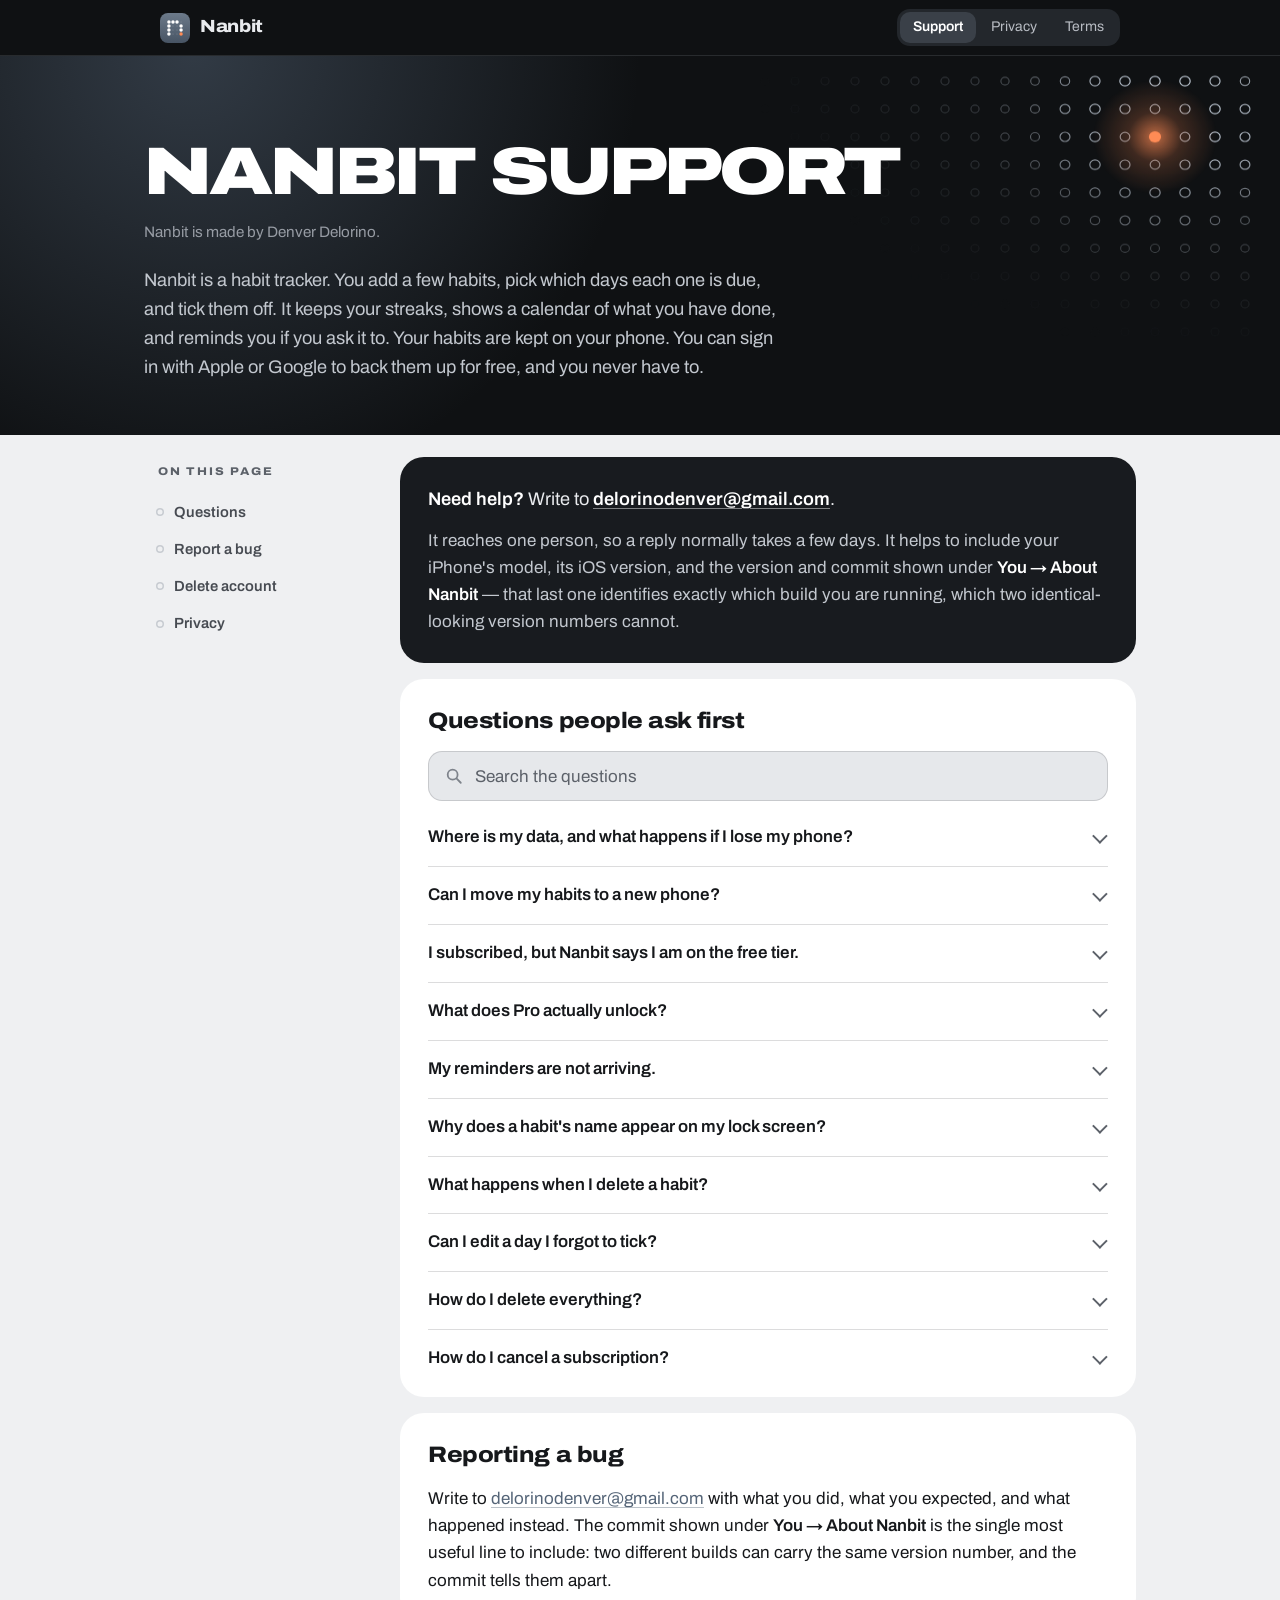
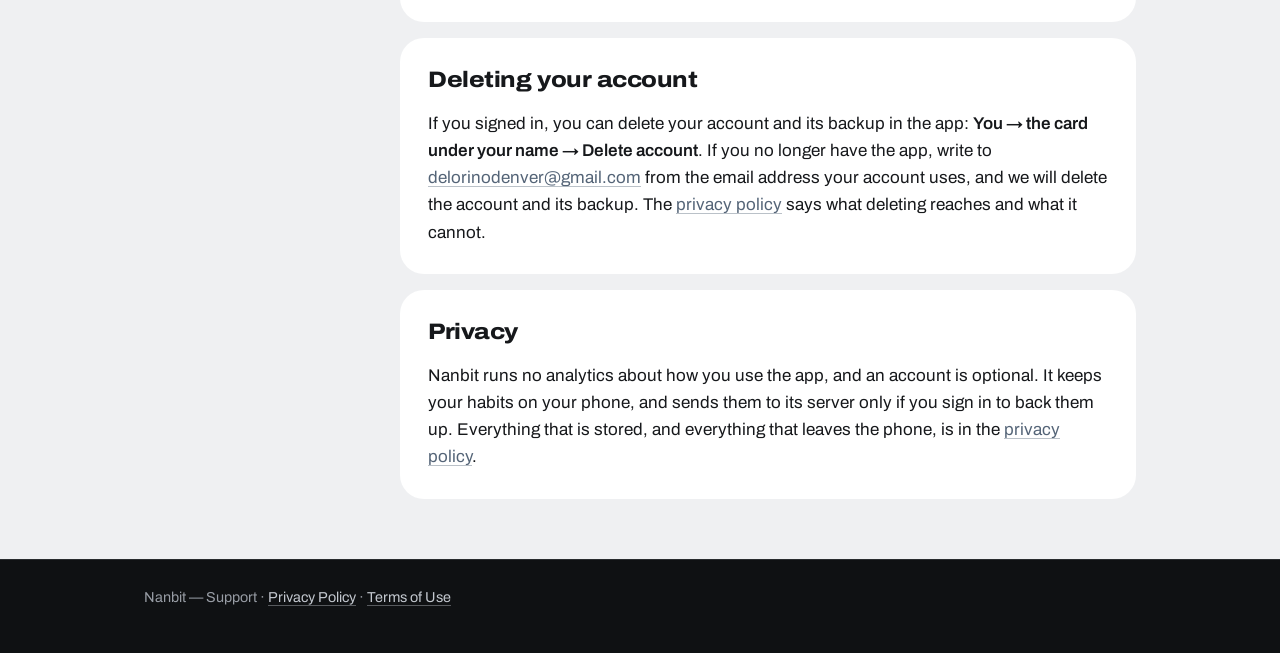
<file: support.html>
<!doctype html>
<html lang="en">
<head>
<meta charset="utf-8">
<meta name="viewport" content="width=device-width, initial-scale=1">
<title>Nanbit — Support</title>
<meta name="theme-color" content="#0F1113">
<meta name="description" content="Questions about Nanbit, the habit tracker for iPhone, and how to reach the person who makes it.">
<link rel="canonical" href="https://lemiarino.github.io/nanbit-pages/support.html">
<link rel="apple-touch-icon" href="touch-icon.png?v=4d1a9c582b">
<meta property="og:type" content="website">
<meta property="og:site_name" content="Nanbit">
<meta property="og:title" content="Nanbit Support">
<meta property="og:description" content="Questions about Nanbit, the habit tracker for iPhone, and how to reach the person who makes it.">
<meta property="og:url" content="https://lemiarino.github.io/nanbit-pages/support.html">
<meta property="og:image" content="https://lemiarino.github.io/nanbit-pages/og.png">
<meta property="og:image:width" content="1200">
<meta property="og:image:height" content="630">
<meta property="og:image:alt" content="One bit a day. Small habits, kept.">
<meta name="twitter:card" content="summary_large_image">
<link rel="icon" type="image/svg+xml" href="icon.svg?v=7e4065ee74">
<link rel="stylesheet" href="nanbit.css?v=96a0023c73">
<script src="nanbit.js?v=59819d7d9a" defer></script>
</head>
<body>
<!--
  Redesigned and published 2 October 2026: the page is drawn with nanbit.css in
  the app's own colors, and its sentences are unchanged by that. Every comment
  below that says "not yet published" or "unpublished" went live that day.
-->
<header class="bar">
  <div class="bar-in">
    <a class="brand" href="index.html"><img src="icon.svg?v=7e4065ee74" alt="" width="30" height="30">Nanbit</a>
    <nav class="seg" aria-label="Pages">
      <a href="support.html" aria-current="page">Support</a>
      <a href="privacy.html">Privacy</a>
      <a href="terms.html">Terms</a>
    </nav>
  </div>
</header>
<main>
<div class="hero">
<h1>Nanbit Support</h1>
<!--
  This page carries no date, and that is a decision rather than an omission.
  7b6a98b dated terms.html and privacy.html on 12 September 2026 and left this
  one alone; confirmed on 13 September 2026 when the question was asked
  directly.

  The dateline rule in README's hosting row exists because terms.html and
  privacy.html each state that their date is the whole record of a change -- so
  two versions under one date break those pages' own rule. This page makes no
  such promise. Adding a date would import an obligation it does not have, and
  the first future edit that failed to move it would be the page claiming its
  text is older than it is.

  So: if you are comparing the four pages and this one's missing date looks like
  a mistake, it is not. Leave it undated.
-->
<p class="dateline">Nanbit is made by Denver Delorino.</p>

<!--
  Rewritten twice on 23 September 2026. The version live since 13 September sent
  readers to "You → Export data" in three answers, including as "the route to
  rely on" for moving to a new phone; the export was removed on 22 September.
  That morning the page was rewritten for an optional account on iPhone (Sign in
  with Apple, backed up to a server), which was never published; the owner
  removed sign-in and accounts that evening. So this is the page for an app with
  no account and no server. Like the privacy policy, it goes live on the day 1.1
  is submitted for review (README, the 1.1 checklist).
-->
<p class="lede">Nanbit is a habit tracker. You add a few habits, pick
which days each one is due, and tick them off. It keeps your streaks, shows a
calendar of what you have done, and reminds you if you ask it to. Your habits
are kept on your phone. You can sign in with Apple or Google to back them up for
free, and you never have to.</p>
</div>

<div class="contact">
  <p><strong>Need help?</strong> Write to
  <a href="mailto:delorinodenver@gmail.com">delorinodenver@gmail.com</a>.</p>
  <p>It reaches one person, so a reply normally takes a few days. It helps to
  include your iPhone's model, its iOS version, and the version and
  commit shown under <strong>You → About Nanbit</strong> — that last one
  identifies exactly
  which build you are running, which two identical-looking version numbers
  cannot.</p>
</div>

<section class="card faq">
<h2 data-short="Questions">Questions people ask first</h2>

<details>
<summary><h3>Where is my data, and what happens if I lose my phone?</h3></summary>
<div class="answer">
<!-- Changed 2 October 2026, not yet published: sign-in came back as an optional, free backup (ROADMAP, "Sign-in returns"). -->
<p>Your habits are kept on the phone. If you have signed in, Nanbit also keeps
a backup of them on its server, and signing in on the new phone brings them
back. Without signing in, Nanbit sends them nowhere. Your phone's own backup can
hold a copy; the
<a href="privacy.html">privacy policy</a> says what is known about that. If the
phone is lost and there is no backup of it, the habits on it
are gone.</p>
</div>
</details>
<details>
<summary><h3>Can I move my habits to a new phone?</h3></summary>
<div class="answer">
<!--
  Scoped on 13 September 2026, and its provenance corrected the same day.

  It used to read "On iPhone, a restored device backup carries Nanbit's database
  across as well" -- flat, unattributed, and a claim about what a *restore
  produces*. The replacement rests on a chain of two links. Both are readings,
  neither is an observation, and the prose says that of both rather than quoting
  one link and asserting the other:

  - What iCloud Backup includes. Apple, "What does iCloud back up?",
    https://support.apple.com/en-us/108770, showing "Published Date: May 01,
    2025". Read for this sentence on 13 September 2026. The operative sentence,
    verbatim: "iCloud Backup includes app data for the apps that you've
    downloaded on your device." The one exception on that page that could
    apply -- "If the app uses iCloud Drive to store data, that information is
    stored in iCloud instead of your iCloud Backup" -- does not: app.json
    declares no iCloud entitlement and no usesIcloudStorage.

  - Where the database lives. Re-read from source on 13 September 2026:
    expo-sqlite 57.0.2, ios/SQLiteModule.swift, whose defaultDatabaseDirectory is
    the app's documentDirectory plus "SQLite" (cacheDirectory on tvOS only). The
    LibSQL module, which decides its own, is excluded by ExpoSQLite.podspec unless
    expo.sqlite.useLibSQL is set, and app.json lists the plugin with no options.
    The app opens nanbit.db through SQLiteProvider with no directory of its own,
    and nothing in expo-sqlite sets a backup-exclusion attribute on any file.

  No restore is recorded. ROADMAP records only that nothing in this repository
  shows one, under "The phones' own backups: disclosed, scoped by platform".

  Until this correction, this comment carried "(published 1 May 2025, read
  11 September 2026)", copied from pages/privacy.html without Apple's page being
  read for this sentence, and the prose beside it had drifted into a paraphrase
  of a paraphrase ("covers the data of apps you have downloaded"). The read that
  date records was real -- fa443f2 introduced it -- but it was a reading done for
  a different sentence on a different page, and a read date belongs to a reading,
  not to a quotation. ROADMAP records it with the other assertions nothing can
  check.
-->
<!--
  Rewritten twice on 23 September 2026. It sent readers to export and import
  until 22 September, then to Sign in with Apple, which went that evening. The
  owner asked for this answer: set the new iPhone up from the old one or from
  its backup, and the habits come along, once the code had been checked for
  anything keeping the database out of a backup (nothing does: the chain above,
  re-read and re-searched 23 September 2026). Apple's Quick Start page, "Use
  Quick Start to transfer data to a new iPhone or iPad",
  support.apple.com/en-us/102659, published 14 September 2026 and read 23
  September 2026, says "If you download from iCloud, your apps and data download
  in the background" and describes a direct transfer as "the data migration
  process", without listing what app data it includes.

  No restore or transfer with Nanbit has been observed, so the last sentence
  says so and asks the reader to check before erasing the old phone, which is
  the project's rule for a page that promises a benefit.
-->
<!-- Changed 2 October 2026, not yet published: sign-in came back as an optional, free backup (ROADMAP, "Sign-in returns"). -->
<p><strong>If you signed in to back up,</strong> sign in the same way on the new
phone, with Apple or Google, and choose <strong>Restore</strong>. Sign in the
same way you did before: Apple and Google make separate accounts, even for the
same person.</p>
<p><strong>You can also set the new iPhone up from your old one, or
from its iCloud backup,</strong> and your habits come along with your other apps' data. Apple
says iCloud Backup "includes app data for the apps that you've downloaded on your
device", and Nanbit keeps its database in the app's own storage, with nothing
keeping it out of a backup or a transfer. We have not yet watched this happen
with Nanbit, so check your habits on the new phone before you erase the old
one.</p>
</div>
</details>
<details>
<summary><h3>I subscribed, but Nanbit says I am on the free tier.</h3></summary>
<div class="answer">
<!--
  Changed 25 September 2026, not yet published: "You → Nanbit Pro → Restore
  purchases" became "You → See plans → Restore purchases". The owner's redesign
  of You that day replaced the Nanbit Pro row with a Nanbit Pro card, whose
  button, "See plans", opens the paywall that holds Restore purchases, for
  anyone the app does not think is subscribed (src/purchases/proCard.ts). The
  same correction was made on terms.html.
-->
<!--
  Changed 26 September 2026, not yet published: "You → See plans → Restore
  purchases" became "You → See plans → Restore". The paywall rebuilt that day
  (the owner's round 5) puts Restore in its top bar's right-hand corner, and the
  word on screen is "Restore"; VoiceOver still calls it "Restore purchases"
  (app/paywall.tsx, the top bar's accessibilityLabel). The same correction was
  made on terms.html.
-->
<p>Open <strong>You → See plans → Restore</strong>, in the top corner of that
screen. A subscription
attaches to the Apple Account that bought it, so a restore is all that is needed
on a reinstall or a new device. There is nothing to sign in to in Nanbit: a
subscription belongs to your Apple Account. If that does not fix it, check you
are signed into the same Apple Account that made the purchase.</p>
</div>
</details>
<details>
<summary><h3>What does Pro actually unlock?</h3></summary>
<div class="answer">
<!--
  Corrected 13 September 2026. This used to end "Everything you have already
  tracked stays visible and editable whether or not you subscribe" -- directly
  after three bullets selling History as the thing Pro buys. The parity claim
  was false on both verbs for a free account: canSeeHistory(isPro) returns isPro
  and nothing else, and all three routes to a past day are gated (the day tap
  and the month chevron in app/(tabs)/history.tsx, and a past day on Today's
  week strip in app/(tabs)/index.tsx; until 24 September 2026 that third route
  was a deep link into /history?date=, gated in history.tsx). A free account
  could open and change today and nothing else.

  Corrected again 24 September 2026, unpublished: the owner opened the last
  week to the free version that day ("free users can open and tick any past
  day that Pro users can (the last week), from Today and from History"). Both
  day gates ask canSeeDay (src/purchases/limits.ts), which is isPro or
  canEditDay, the same week that can still be ticked. Days further back and
  earlier months still ask for Pro. So the paragraph below said "Without Pro you
  can open and change today" and now says the last week, and the bullet "opening
  any past day" now says days more than a week back. The note below about
  EDITABLE_DAYS only ever biting a Pro user stopped being true the same day.

  The lapse half was true and is kept: the limits take a count and answer "can
  you add another", never "is this one allowed" (src/purchases/limits.ts), so a
  lapsed subscriber holding eight habits keeps all eight and only a ninth is
  refused. EDITABLE_DAYS = 7 is deliberately not mentioned -- it is a universal
  rule rather than something Pro buys, and it can only ever bite a Pro user,
  since a free account's selected day is always today.
-->
<!--
  Changed 24 September 2026, not yet published. It began "Unlimited habits
  instead of five, every range on the Stats tab instead of the week, and the
  whole of History", and said "What Pro buys is the view of it". That day the
  owner put colour themes on the paywall in place of "Every stats range"
  (src/purchases/limits.ts, accentThemeFor: the chosen theme while Pro is
  active, orange otherwise, with the choice kept), renamed Stats to Progress,
  and rebuilt it without its Week, Month and Year charts: a list of habits,
  each with its own Month and Year calendars, whose earlier months and Year
  view are Pro as part of the full history.
-->
<!--
  Changed 25 September 2026, not yet published: every "colour" in this
  paragraph and the next became "color", and "Colour themes" and "You →
  Appearance → Colour" became "Color themes" and "You → Appearance → Color",
  as the app now says them. The owner's request that day: "American spelling:
  'Color', not 'Colour' ... everywhere."
-->
<!--
  Changed 25 September 2026, not yet published. History took a Month | Year
  switch that day, the owner's "History gets the same Month | Year switch as a
  habit's page ... On the free version, Year opens the paywall, like on a
  habit's page", behind the same gate (canSeeHistory, src/purchases/limits.ts).
  So History's list gained "its Year view". It said "on History, opening days
  more than a week back and paging back through earlier months".
-->
<!--
  Changed 26 September 2026, not yet published: the owner's round 5, "a
  stronger Nanbit Pro". What the free version and Pro each get, as the code
  has it that day (src/purchases/limits.ts unless named):

  - History: every past day and month can be looked at on both plans;
    canChangeDay lets the free version change today and the 7 days before it
    (inLastWeek) and Pro any day up to today; for the free version an older
    day's ticks are greyed, and a "See plans" row under them opens the paywall
    (since 2 October 2026; each tick opened it until then); Year is canSeeYear
    on History and a habit's
    page; a habit's earlier months are canSeeHabitPast. Progress itself sells
    nothing: its past is on each habit's page.
  - Reminders: reminderTimesFor, the first time alone without Pro, up to
    REMINDER_TIMES_MAX (3) times and the nudge with it; kept on a lapse.
  - Widgets: the free NanbitToday (small); NanbitTodayList (medium, large),
    NanbitHabit (one habit, iOS 17), NanbitLock and NanbitStreak (Lock Screen)
    for Pro, ticking behind iOS 17 (native/widgets, app.json's widget lists).
    A lapse shows as the Nanbit Pro face only on the store's definite answer
    (proWidgetFace, src/widget/pro.ts), which needs Nanbit open and online.
  - The icon: appIconFor and appIconTarget, back to orange only on the
    store's definite "not Pro", while the app is open.
  - On a lapse, the color theme (accentThemeFor), both Year views
    (canSeeYear), a habit's earlier months (canSeeHabitPast) and older days
    (canChangeDay) follow isPro alone, so they lock on any free answer,
    stand-in included; only the extra reminders (Plan.untouched), the Pro
    widgets (proWidgetFace) and the icon (appIconTarget) wait for the store's
    definite answer. The lapse paragraph says which is which.

  The paragraph said: "Unlimited habits instead of five, color themes, and
  your full history: on History, opening days more than a week back, paging
  back through earlier months and its Year view, and on Progress, each habit's
  earlier months and its Year view. None of that changes what Nanbit keeps:
  nothing you have tracked is deleted or hidden by not subscribing, and it all
  goes on counting toward your streaks and totals. What Pro buys is the view of
  it, and the color it is drawn in. Without Pro you can open and change today
  and the week before it, on Today or on History, and see this month's shape,
  while opening an older day or an earlier month is what asks you to
  subscribe. Nothing you made is taken away if a subscription lapses: every
  habit stays, and only a new one is refused." Paging back and opening older
  days are free now, so "What Pro buys is the view of it" went with them, and
  the lapse sentence did not say what stops.
-->
<p>Nanbit Pro adds:</p>
<ul>
  <li><strong>Unlimited habits</strong>, instead of five.</li>
  <li><strong>More reminders.</strong> Up to three times a day for each habit,
    and a <strong>nudge</strong>: one more reminder at a time you choose, which
    comes only if the habit is still not done. Without Pro each habit has one
    reminder time.</li>
  <li><strong>Every widget.</strong> The medium and large widgets
    that list today's habits, the Lock Screen widgets, and a widget for one habit you choose,
    with its streak (iOS 17 or later). On iOS 17 or later you can tick habits
    right from the Home Screen widgets. Without Pro you have the small Today
    widget.</li>
  <li><strong>Color themes</strong>, and the app's icon in the same
    colors (below).</li>
  <li><strong>Your whole history.</strong> Changing any past day, the Year view
    on History and on a habit's page, and each habit's earlier months on its
    page, which Progress opens. Without Pro you can look back at every past day
    and month on History, change today and the week before it, and see this
    month on Progress with its comparisons.</li>
</ul>
<p>Without Pro these are shown where they would be, and tapping one opens
Nanbit Pro. None of it changes what Nanbit keeps: nothing you have tracked is
deleted by not subscribing, and it all goes on counting toward your streaks and
totals.</p>
<p><strong>If a subscription ends</strong>, nothing you made is taken away:
every habit and every completion stays, and only a new habit is refused. Days
more than a week back can still be looked at, but not changed, and the color
themes, the Year views and a habit's earlier months are locked again. Each
habit's first reminder keeps going while its other times and its nudge stop,
and the Pro widgets show a Nanbit Pro face instead of your habits and
the app's icon goes back to steel; these three wait until Nanbit is open and
the store has confirmed the subscription ended. All of it is kept for if you
subscribe again.</p>
<!--
  Changed 25 September 2026, not yet published: the themes were "Jade, Teal,
  Sky, Iris, Plum or Rose". The owner added five habit colors that day and made
  each a color theme too: "Each new color is also a Pro color theme, so
  Appearance has twelve (Orange plus eleven)". Listed in Appearance's order.
-->
<!--
  Changed 26 September 2026, not yet published. It ended "The introduction and
  the app's icon stay orange whatever you choose." The owner reversed the icon
  half of that rule in round 5: "Colors: free Orange, Pro all 12 themes (as
  now), plus the app icon in all 12 colors" and "You → Appearance → App icon:
  the 12 colors, plus 'Match my color' (on by default)". The introduction
  still stays orange (FixedAccent). From the code that day:
  app/settings/appearance.tsx draws the App icon section, with "Match my
  color", only where the phone can change its icon (useAppIconSupported); a
  tap on an icon chooses it and turns the match off; turning the match off
  keeps the icon shown (appIconWithMatch, the owner's answer of 26 September
  2026: "keeps the icon they have now ... No icon change, no iOS alert"); the
  paywall imports no icon code, so trying colors there asks nothing of iOS;
  back to orange only on the store's definite "not Pro" while the app is open
  (appIconTarget). The launch screen is a storyboard with the orange icon
  (ROADMAP, "The app icon in twelve colors", accepted costs). iOS's own alert
  on a change is iOS's own for every app that changes its icon, and the
  owner's words call it normal ("iOS shows its own short message when an icon
  changes; that's normal"); no change of Nanbit's has been seen on a phone
  yet (README, device-only checks). The page publishes at submission, after
  the build the owner checks it on.
-->
<!--
  Changed 8 October 2026, not yet published: the app was recoloured cool (Cold
  Steel). The default became steel, and the eleven others took new names, by
  the same keys: Jade became Pine, Teal Arctic, Sky Cobalt, Iris Indigo, Plum
  Violet, Rose Garnet, Brick Signal, Cocoa Carbon, Honey Brass, Olive Moss and
  Fern Spruce.
-->
<p><strong>Color themes</strong> change the app's color from steel to Pine,
Arctic, Cobalt, Indigo, Violet, Garnet, Signal, Carbon, Brass, Moss or Spruce, under
<strong>You → Make it yours → Color</strong>.
Without Pro you can see them there and try one on, and See plans opens Nanbit
Pro. If a
subscription ends, the app goes back to steel, and the color you chose comes
back if you subscribe again. The introduction stays steel whatever you
choose.</p>
<p><strong>The app's icon</strong> comes in the same twelve colors,
under <strong>You → Make it yours → App icon</strong>. With <strong>Match my
color</strong> on, as it is to begin with, the icon follows the app's color.
Choosing an icon yourself turns Match my color off and keeps the icon you chose,
and turning Match my color off keeps the icon you have. When the icon changes,
your iPhone shows its own short message saying so. Trying colors on the Nanbit
Pro screen never changes it. If a subscription ends, the icon goes back to
steel, and the one you chose comes back if you subscribe again. The screen
Nanbit opens with keeps the steel icon.</p>
</div>
</details>
<details>
<summary><h3>My reminders are not arriving.</h3></summary>
<div class="answer">
<p>Three things to check, in order:</p>
<ul>
  <li>Your iPhone's own notification settings — <strong>Settings →
    Notifications → Nanbit</strong>, where a Focus mode or Scheduled Summary can
    also hold reminders back.</li>
  <!-- Changed 26 September 2026, not yet published: it ended "and each habit
    has one of its own underneath." Nanbit Pro's extra times and nudge came
    that day (reminderTimesFor, src/purchases/limits.ts); a habit's row on the
    Reminders screen opens its sheet (app/settings/reminders.tsx). The queue's
    cap (MAX_PENDING, 64, src/notifications/limits.ts) is filled first by the
    trial's reminder, the daily reminder and each habit's first time; extra
    times and nudges share what is left (tiered), so with eight or more habits
    reminded and the daily reminder on they can get none. The screen's lines
    under a habit say what has no room (notHeldLine, nudgeLine). -->
  <li><strong>You → Reminders</strong> in Nanbit — the daily reminder has its own
    switch, and each habit has one of its own underneath; tap a habit there to
    set its times and its nudge. If a Nanbit Pro subscription has ended, only
    each habit's first time is sent, and its other times and its nudge come back
    if you subscribe again. Nanbit keeps only so many reminders waiting at once,
    because iPhone holds only so many for an app: with many habits, every
    habit's first time and the daily reminder come first, and under a habit the
    Reminders screen says which of its other times or its nudge had no
    room.</li>
  <!-- Changed 25 September 2026, not yet published: "behaviour" became
    "behavior", the owner's American spelling. -->
  <!-- Changed 26 September 2026, not yet published: the nudge and the widget
    tick added. A nudge is planned only on a day not done, like every habit
    reminder (src/notifications/plan.ts). A tick on a widget that makes the
    habit done asks iOS to take back that habit's requests for the day by name
    (native/widgets, NanbitTickIntent.swift, with ids from
    reminderIdsForHabitDay); an untick removes nothing. Since the review of 26
    September 2026 (d3eaf1a) the daily reminder's id goes with it when every
    other habit due is shown done, judged by the widget at the tap
    (NanbitTodayList.swift, NanbitHabit.swift, DailyForTick). Whether a
    widget extension can reach the app's pending requests is documented
    nowhere read and has not been observed (README, device-only checks), so
    the page says so rather than promising it. The owner asked to be told if
    it cannot be guaranteed while the app is closed. -->
  <li>A reminder for a habit you have already ticked is skipped on purpose, and
    a nudge comes only if the habit is still not done at its time. That is the
    intended behavior, not a fault. If a tick on a widget makes a habit done
    while Nanbit is closed, the widget asks your iPhone to drop that habit's
    reminders for the day, and the daily reminder too if every habit due that
    day is then done. Unticking on a widget puts nothing back until you next
    open Nanbit. Whether any of this works has not yet been checked on a phone,
    so a reminder may still arrive until you next open Nanbit.</li>
</ul>
</div>
</details>
<details>
<summary><h3>Why does a habit's name appear on my lock screen?</h3></summary>
<div class="answer">
<!-- Changed 26 September 2026, not yet published: the Lock Screen widget
  added. NanbitLock's rectangle names up to two habits still to do
  (lockTimeline, src/widget/faces.ts), marked privacySensitive
  (src/widgetHost/LockWidgets.tsx), which iOS may redact while the phone is
  locked; that has not been seen on a phone (README, device-only checks).
  Show Previews governs notifications only. -->
<p>Because a reminder names the habit it is for. That is your phone displaying a
notification it scheduled itself — nothing is sent anywhere. To keep names off
the lock screen, use <strong>Settings → Notifications → Show
Previews</strong>.</p>
<!-- Changed 26 September 2026, not yet published, after the owner's "Hide
  habit names on the Lock Screen while the phone is locked". Apple's
  "Creating a widget extension" (Hide sensitive content, read that day):
  people "can deactivate data access for Lock Screen widgets in the ALLOW
  ACCESS WHEN LOCKED section of Settings > Face ID & Passcode", and then
  "WidgetKit renders a placeholder or redactions you configure"; views marked
  privacySensitive are the redactions. With the setting on, as it comes, the
  names show. The Home Screen widgets' names are marked too
  (native/widgets), for StandBy. The paragraph said: "Show Previews does not
  cover a widget: remove the widget to keep them off. Nanbit asks iPhone to
  hide those names while the phone is locked; whether it does has not been
  checked yet." -->
<p>With Nanbit Pro, the rectangular Lock Screen widget also shows the names of
up to two habits still to do today. Show Previews does not cover a widget.
Nanbit marks those names as private, so to hide them while your iPhone is
locked, turn off <strong>Lock Screen Widgets</strong> under <strong>Settings →
Face ID &amp; Passcode → Allow Access When Locked</strong> (Touch ID &amp;
Passcode on an iPhone with Touch ID). That setting covers every app's Lock
Screen widgets, not only Nanbit's. Or remove the widget.</p>

<!--
  Corrected 24 September 2026, unpublished. This answered "I archived a habit.
  Why does it still count toward the free limit?", and said You -> Archived
  habits could restore one or delete it. The owner replaced Archive with a
  delete that keeps a habit's past days: src/lib/habitDeletion.ts for the
  words, countListedHabits in src/db/repo.ts for the limit.
-->
</div>
</details>
<details>
<summary><h3>What happens when I delete a habit?</h3></summary>
<div class="answer">
<!-- Changed 24 September 2026, not yet published: "History and Stats" became
  "History and Progress" when the owner renamed the Stats tab. -->
<!-- Changed 26 September 2026, not yet published: "the widget" became "the
  widgets", "its reminder stops" became "its reminders stop", and the one-habit
  widget was added. The app pushes listed habits only, and NanbitHabit.swift
  draws "Touch and hold to choose a habit." (WIDGET_COPY.choose) when the habit
  chosen is no longer among them. It said "It comes off Today and the widget,
  and its reminder stops if it has one." -->
<p>It comes off Today and the widgets, and its reminders stop if it has any. A
widget set to that one habit asks you to choose another. Its
past days stay in History and Progress, marked <strong>Deleted</strong>, and can no
longer be ticked. A deleted habit does not count toward the free limit of five, so
deleting one makes room for another. Deleting cannot be undone.</p>
</div>
</details>
<details>
<summary><h3>Can I edit a day I forgot to tick?</h3></summary>
<div class="answer">
<!--
  Changed 26 September 2026, not yet published. It said "Yes, for the last
  week. Open the day on the History tab and tick the habits there. Days older
  than a week are shown but cannot be changed, so a streak cannot be quietly
  rewritten months later." The owner's round 5 lets Pro change any past day
  (canChangeDay, src/purchases/limits.ts), and an older day's tick opens the
  paywall for the free version (app/(tabs)/history.tsx). Changed again 2
  October 2026, not yet published: since the owner's round 9 an older day's
  ticks are greyed and do nothing, and a "See plans" row under them opens Nanbit
  Pro, so "ticking one opens Nanbit Pro" became false. The clause "so a
  streak cannot be quietly rewritten months later" was recorded as false on 13
  September 2026 (ROADMAP) and is false for Pro in a new way; it is deleted,
  not softened.
-->
<p>Yes. Open the day on the History tab and tick the habits there. Without Nanbit
Pro you can change today and the week before it; older days can be looked at,
but not changed. Nanbit Pro can change any past day.</p>
</div>
</details>
<details>
<summary><h3>How do I delete everything?</h3></summary>
<div class="answer">
<!--
  Corrected 13 September 2026. "Returns the app to a fresh install" was false,
  and "Removing the app does the same thing" was false in the other direction.
  resetEverything (src/db/repo.ts) is one unfiltered statement against four
  tables -- completions, habits, day_summary, settings. Two JSON files in the
  document directory survive it,
  crash-log.json and notification-log.json, and so does the notification
  permission the phone holds, which the app cannot revoke from inside itself.
  Uninstall is a strict superset: it takes the container whole.

  "Erases the database, including records you had already deleted" is TRUE and
  is deliberately kept -- the deletes carry no `WHERE deleted_at IS NULL`, so
  tombstoned rows go with everything else. ROADMAP carries the note that the
  notification grant was never resetEverything's to clear, so this is a copy
  correction and not a behaviour change.

  Since 22 September 2026 Reset goes through src/lib/wipe.ts (resetThisPhone
  since 23 September), which also takes back scheduled and delivered reminders
  and replaces the widget's copy with a habit-free week. Until 23 September this
  comment said the reset "touches nothing outside SQLite", which had stopped
  being true; the widget's copy was added to the paragraph below the same day.

  For part of 23 September the answer began with "If you are signed in, use You
  → Delete account", and Reset was offered only when not signed in. Sign-in went
  that evening; Reset is always shown.
-->
<p><strong>You → About Nanbit → Reset all data</strong> erases Nanbit's
database — every habit, every completion, your settings, and the records you had
already deleted — and empties the copy Nanbit keeps for its widgets,
including any tick on a widget still waiting for Nanbit. It
cannot be undone. It stops a little short of a fresh install: a couple of small
diagnostic files Nanbit keeps for itself are left behind, and your phone does
not forget that you once allowed notifications.</p>
<!-- Changed 26 September 2026, not yet published: "its widget" and "the
  widget's copy" became "its widgets" and "the widgets' copy", with the tick
  files the Pro widgets leave (widget-ticks/, which resetThisPhone clears,
  src/lib/wipe.ts). -->
<p><strong>Removing the app</strong> clears more than that, the widgets' copy
included. Neither reaches a backup your phone has already made.</p>
</div>
</details>
<details>
<summary><h3>How do I cancel a subscription?</h3></summary>
<div class="answer">
<!-- Changed 25 September 2026, not yet published: "Cancelling" became
  "Canceling", the owner's American spelling. -->
<!--
  Changed 26 September 2026, not yet published: the You tab's row and the
  trial's reminder added. The row is manageSubscription
  (src/purchases/pricing.ts), shown while the store reports a subscription to
  manage and linking RevenueCat's managementURL; no device has opened it yet
  (README, device-only checks). The reminder is trialReminderFor and
  trialNotice (src/notifications/plan.ts, copy.ts): two days before the trial
  ends, only for a trial longer than two days that the store says will renew,
  and taken back when Nanbit next hears from the store that it will not.
-->
<p>In your Apple Account: <strong>open the Settings app, tap your
name, then tap Subscriptions</strong>. While you are subscribed, the You tab in
Nanbit also has <strong>Manage subscription</strong>, a link to the App Store's
page for it. Canceling never deletes anything you have tracked.</p>
<!-- Changed 26 September 2026, not yet published: "You → Reminders lists it
  under Free trial" added, the owner's answer of that day ("Also list the
  trial's reminder on the Reminders screen"). The row is trialReminderRow
  (src/notifications/readbackCopy.ts), shown while the reminder is still to
  come (upcomingTrialReminder, src/notifications/plan.ts). -->
<p>If you start a free trial and Nanbit may send you notifications, it reminds
you two days before the trial ends; You → Reminders lists it under Free trial,
with its day and time. Once you have canceled, Nanbit takes that
reminder back the next time it opens and hears from the store; if you cancel and
do not open Nanbit, it still arrives.</p>
</div>
</details>
</section>

<section class="card">
<h2 data-short="Report a bug">Reporting a bug</h2>
<p>Write to <a href="mailto:delorinodenver@gmail.com">delorinodenver@gmail.com</a> with what you did,
what you expected, and what happened instead. The commit shown under
<strong>You → About Nanbit</strong> is the single most useful line to include:
two different builds can carry the same version number, and the commit tells
them apart.</p>
</section>

<section class="card">
<h2 data-short="Delete account">Deleting your account</h2>
<!-- Changed 2 October 2026, not yet published: sign-in came back as an optional, free backup (ROADMAP, "Sign-in returns"). -->
<!-- Changed 5 October 2026, not yet published: You's "Signed in with Apple" row became a card under your name. -->
<p>If you signed in, you can delete your account and its backup in the app:
<strong>You → the card under your name → Delete account</strong>.
If you no longer have the app, write to
<a href="mailto:delorinodenver@gmail.com">delorinodenver@gmail.com</a> from the
email address your account uses, and we will delete the account and its backup.
The <a href="privacy.html">privacy policy</a> says what deleting reaches and what
it cannot.</p>
</section>

<section class="card">
<h2>Privacy</h2>
<p>Nanbit runs no analytics about how you use the app, and an account is
optional. It keeps your habits on your phone, and sends them to its server only
if you sign in to back them up. Everything that is stored, and everything that
leaves the phone, is in the <a href="privacy.html">privacy policy</a>.</p>
</section>

<footer>
  <p>Nanbit — Support · <a href="privacy.html">Privacy Policy</a> · <a href="terms.html">Terms of Use</a></p>
</footer>

</main>
</body>
</html>
</file>
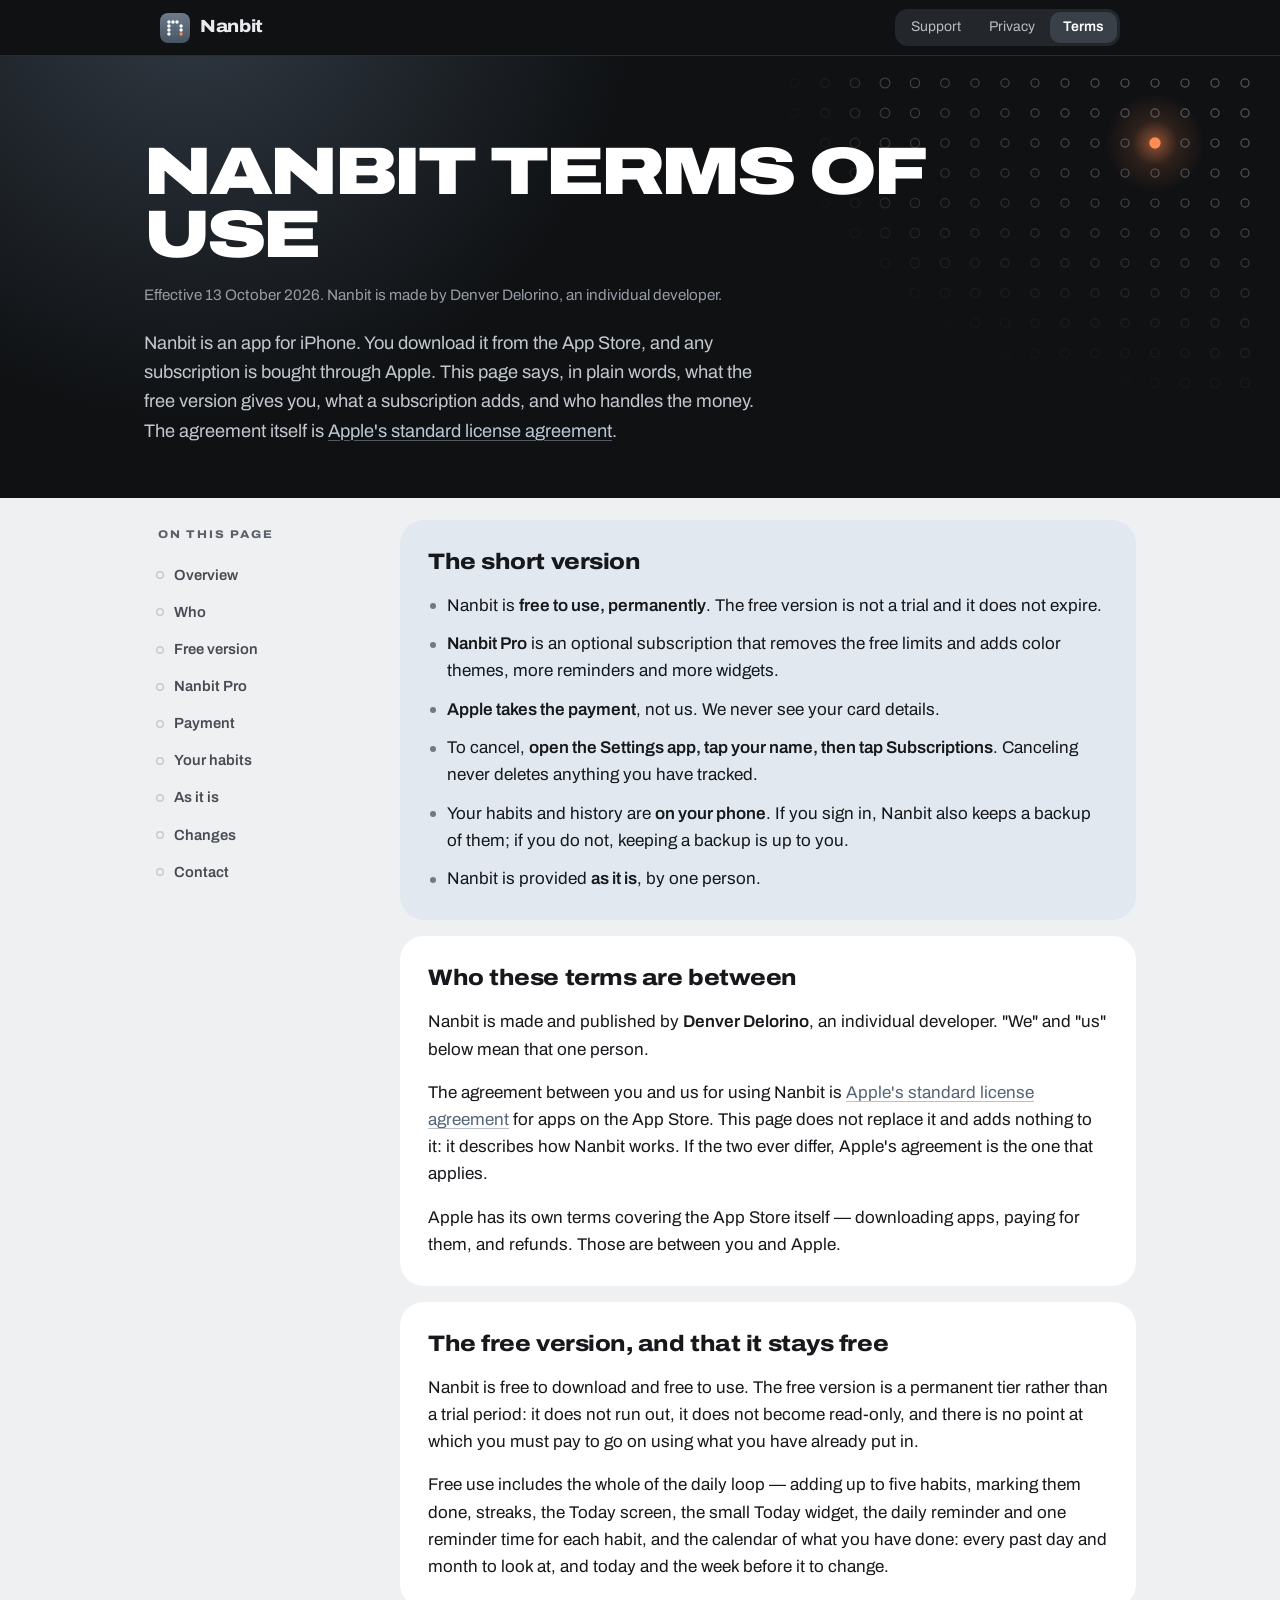
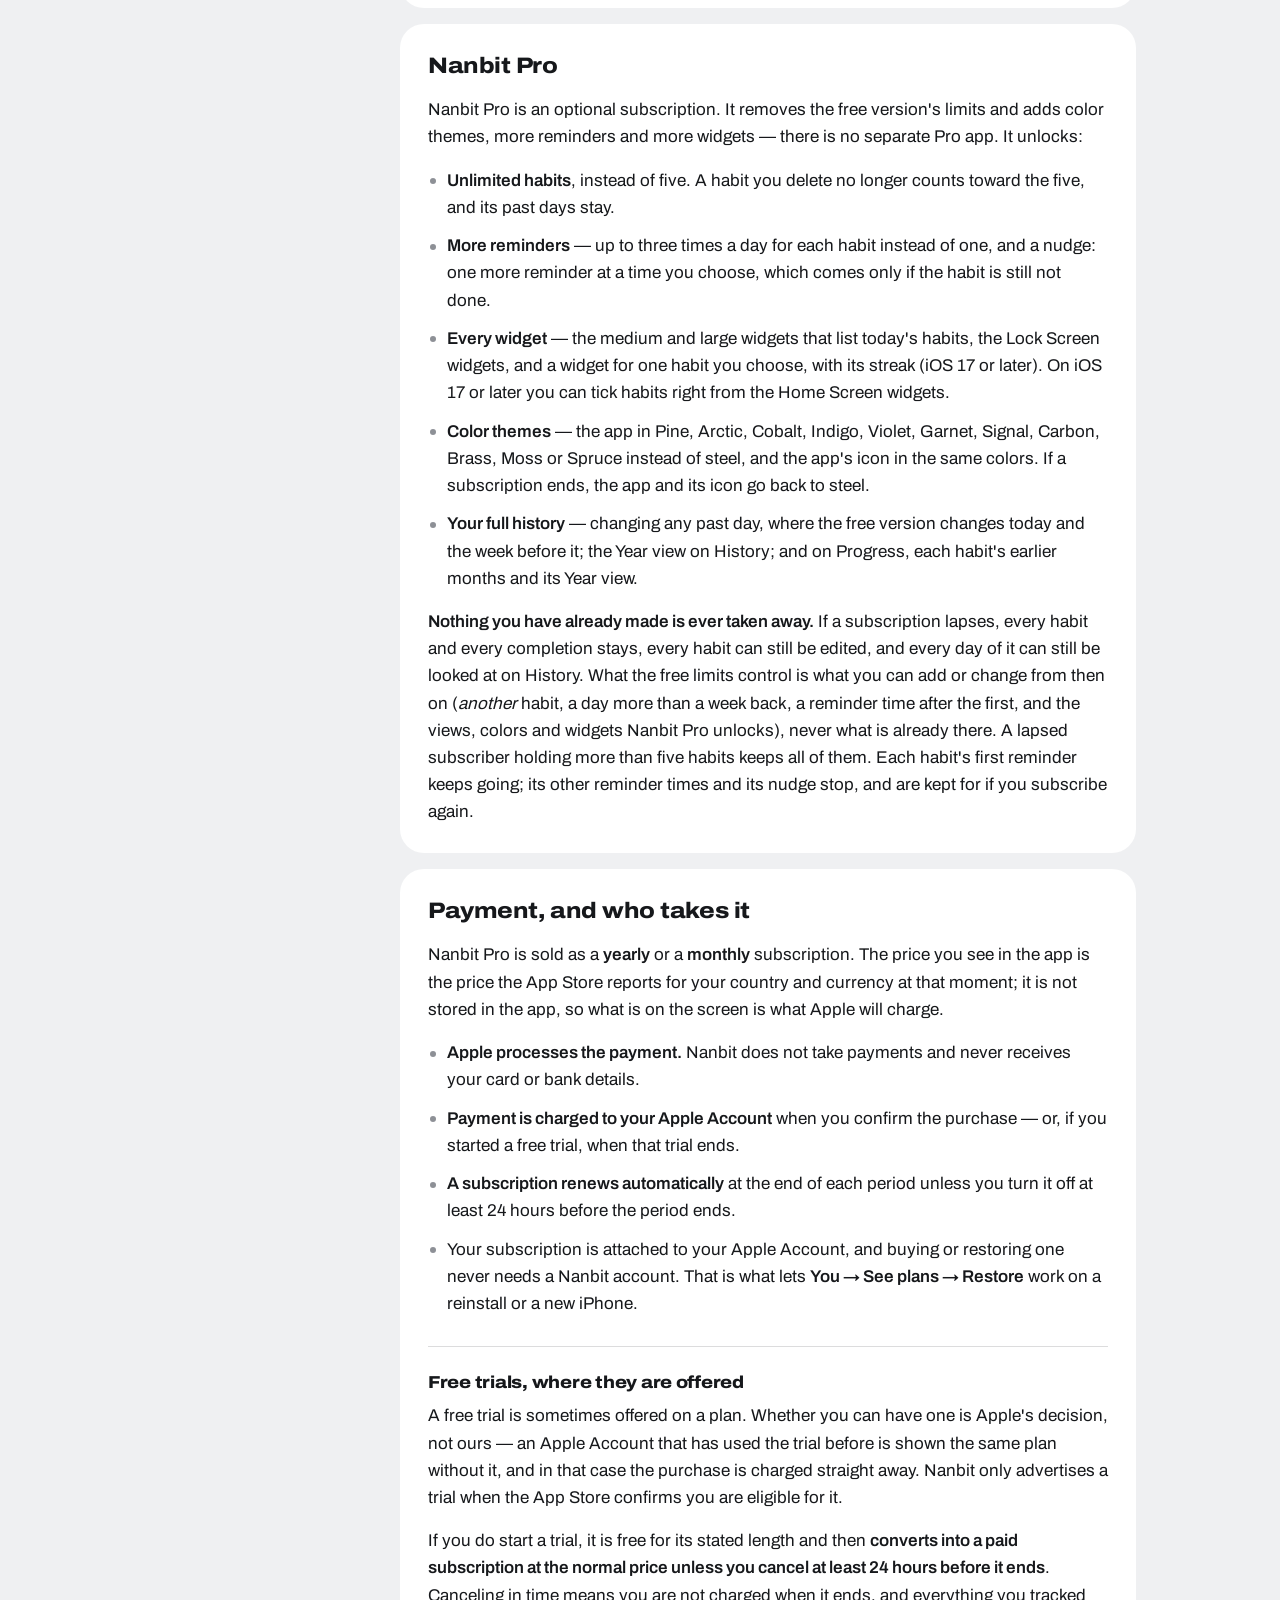
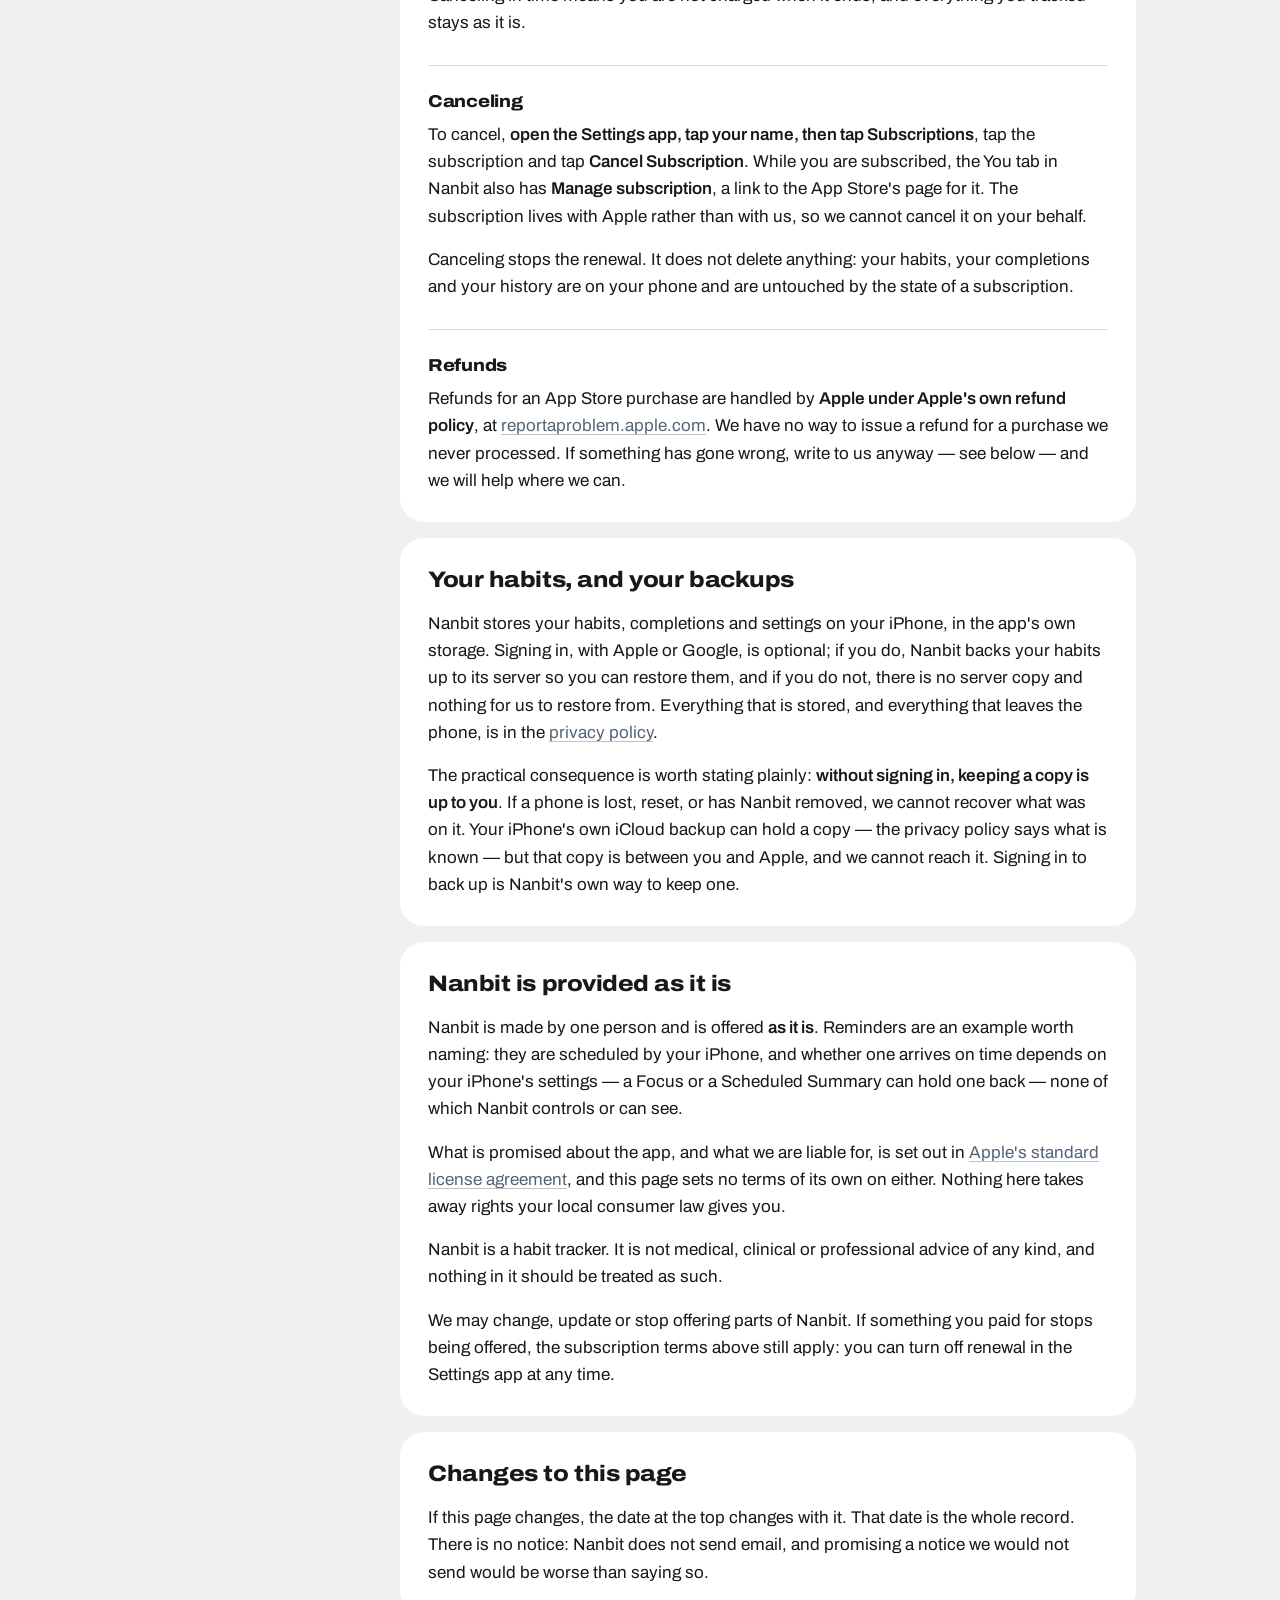
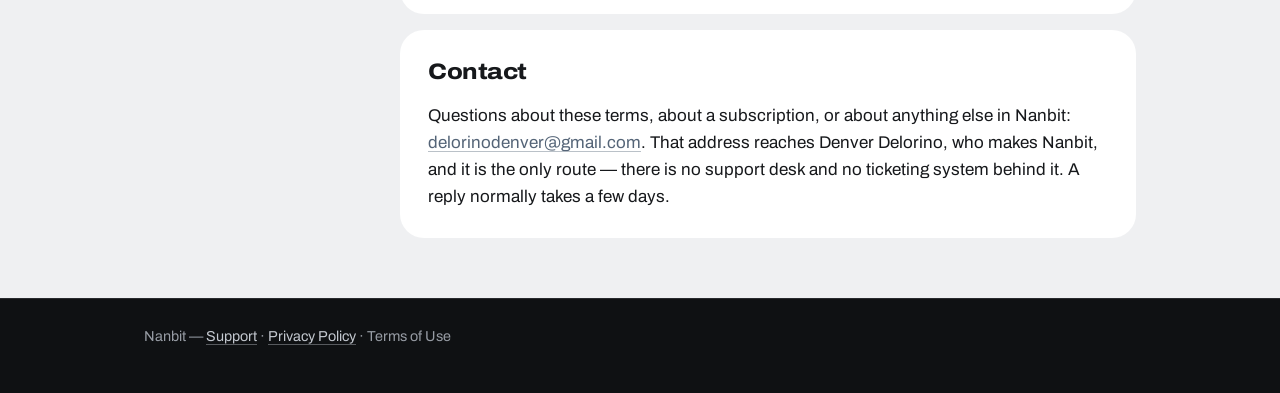
<file: terms.html>
<!doctype html>
<html lang="en">
<head>
<meta charset="utf-8">
<meta name="viewport" content="width=device-width, initial-scale=1">
<title>Nanbit — Terms of Use</title>
<meta name="theme-color" content="#0F1113">
<meta name="description" content="What the free version of Nanbit gives you, what Nanbit Pro adds, and who handles the money.">
<link rel="canonical" href="https://lemiarino.github.io/nanbit-pages/terms.html">
<link rel="apple-touch-icon" href="touch-icon.png?v=4d1a9c582b">
<meta property="og:type" content="website">
<meta property="og:site_name" content="Nanbit">
<meta property="og:title" content="Nanbit Terms of Use">
<meta property="og:description" content="What the free version of Nanbit gives you, what Nanbit Pro adds, and who handles the money.">
<meta property="og:url" content="https://lemiarino.github.io/nanbit-pages/terms.html">
<meta property="og:image" content="https://lemiarino.github.io/nanbit-pages/og.png">
<meta property="og:image:width" content="1200">
<meta property="og:image:height" content="630">
<meta property="og:image:alt" content="One bit a day. Small habits, kept.">
<meta name="twitter:card" content="summary_large_image">
<link rel="icon" type="image/svg+xml" href="icon.svg?v=7e4065ee74">
<link rel="stylesheet" href="nanbit.css?v=96a0023c73">
<script src="nanbit.js?v=59819d7d9a" defer></script>
</head>
<body>
<!--
  Rewritten 13 October 2026 for iPhone alone, the owner's decision that day:
  Nanbit is on the App Store and nowhere else. Until then this page was the
  terms for a second store's build, and sent iPhone readers to Apple's
  agreement in its first paragraph; `git log -- pages/terms.html` has it.

  What this page is, and is not. On iPhone the agreement is Apple's standard
  license agreement, which is what the app's own Terms link opens
  (extra.termsUrlIos, app.json) and what the App Store listing names. This page
  does not add terms to it. It says in plain words how the free version and the
  subscription work, from the same facts the app prints:

  - Who takes the payment, the account it is charged to, the 24-hour cutoff and
    where to cancel: APPLE_STORE in src/platform/stores.ts, whose comment gives
    Apple's pages and the days they were read. src/platform/terms.test.ts holds
    this page to it.
  - What Nanbit Pro adds, and what a lapse changes: the support page's answer
    "What does Pro actually unlock?", checked against src/purchases/limits.ts.
  - What happens to Nanbit Pro itself when a trial is canceled is not stated,
    because nothing read says it for Apple: only that canceling in time means no
    charge.
  - The page sets no liability terms of its own. Apple's agreement has them.
-->
<header class="bar">
  <div class="bar-in">
    <a class="brand" href="index.html"><img src="icon.svg?v=7e4065ee74" alt="" width="30" height="30">Nanbit</a>
    <nav class="seg" aria-label="Pages">
      <a href="support.html">Support</a>
      <a href="privacy.html">Privacy</a>
      <a href="terms.html" aria-current="page">Terms</a>
    </nav>
  </div>
</header>
<main>
<div class="hero">
<h1>Nanbit Terms of Use</h1>
<p class="dateline">Effective 13 October 2026. Nanbit is made by Denver Delorino, an individual developer.</p>

<p class="lede">Nanbit is an app for iPhone. You download it from the App Store,
and any subscription is bought through Apple. This page says, in plain words,
what the free version gives you, what a subscription adds, and who handles the
money. The agreement itself is
<a href="https://www.apple.com/legal/internet-services/itunes/dev/stdeula/">Apple's
standard license agreement</a>.</p>
</div>

<section class="card tint">
<h2 data-short="Overview">The short version</h2>
<ul>
  <li>Nanbit is <strong>free to use, permanently</strong>. The free version is
    not a trial and it does not expire.</li>
  <li><strong>Nanbit Pro</strong> is an optional subscription that removes the
    free limits and adds color themes, more reminders and more widgets.</li>
  <li><strong>Apple takes the payment</strong>, not us. We never see your
    card details.</li>
  <li>To cancel, <strong>open the Settings app, tap your name, then tap
    Subscriptions</strong>. Canceling never deletes anything you have
    tracked.</li>
  <li>Your habits and history are <strong>on your phone</strong>. If you sign
    in, Nanbit also keeps a backup of them; if you do not, keeping a backup is up
    to you.</li>
  <li>Nanbit is provided <strong>as it is</strong>, by one person.</li>
</ul>
</section>

<section class="card">
<h2 data-short="Who">Who these terms are between</h2>
<p>Nanbit is made and published by <strong>Denver Delorino</strong>, an
individual developer. "We" and "us" below mean that one person.</p>
<p>The agreement between you and us for using Nanbit is
<a href="https://www.apple.com/legal/internet-services/itunes/dev/stdeula/">Apple's
standard license agreement</a> for apps on the App Store. This page does not
replace it and adds nothing to it: it describes how Nanbit works. If the two ever
differ, Apple's agreement is the one that applies.</p>
<p>Apple has its own terms covering the App Store itself — downloading apps,
paying for them, and refunds. Those are between you and Apple.</p>
</section>

<section class="card">
<h2 data-short="Free version">The free version, and that it stays free</h2>
<p>Nanbit is free to download and free to use. The free version is a permanent
tier rather than a trial period: it does not run out, it does not become
read-only, and there is no point at which you must pay to go on using what you
have already put in.</p>
<p>Free use includes the whole of the daily loop — adding up to five habits,
marking them done, streaks, the Today screen, the small Today widget, the daily
reminder and one reminder time for each habit, and the calendar of what you have
done: every past day and month to look at, and today and the week before it to
change.</p>
</section>

<section class="card">
<h2>Nanbit Pro</h2>
<p>Nanbit Pro is an optional subscription. It removes the free version's
limits and adds color themes, more reminders and more widgets — there is no
separate Pro app. It unlocks:</p>
<ul>
  <li><strong>Unlimited habits</strong>, instead of five. A habit you delete no
    longer counts toward the five, and its past days stay.</li>
  <li><strong>More reminders</strong> — up to three times a day for each habit
    instead of one, and a nudge: one more reminder at a time you choose, which
    comes only if the habit is still not done.</li>
  <li><strong>Every widget</strong> — the medium and large widgets that list
    today's habits, the Lock Screen widgets, and a widget for one habit you
    choose, with its streak (iOS 17 or later). On iOS 17 or later you can tick
    habits right from the Home Screen widgets.</li>
  <li><strong>Color themes</strong> — the app in Pine, Arctic, Cobalt, Indigo,
    Violet, Garnet, Signal, Carbon, Brass, Moss or Spruce instead of steel, and
    the app's icon in the same colors. If a subscription ends, the app and its
    icon go back to steel.</li>
  <li><strong>Your full history</strong> — changing any past day, where the
    free version changes today and the week before it; the Year view on
    History; and on Progress, each habit's earlier months and its Year
    view.</li>
</ul>
<p><strong>Nothing you have already made is ever taken away.</strong> If a
subscription lapses, every habit and every completion stays, every habit can
still be edited, and every day of it can still be looked at on History. What the
free limits control is what you can add or change from then on (<em>another</em>
habit, a day more than a week back, a reminder time after the first, and the
views, colors and widgets Nanbit Pro unlocks), never what is already there. A
lapsed subscriber holding more than five habits keeps all of them. Each habit's
first reminder keeps going; its other reminder times and its nudge stop, and are
kept for if you subscribe again.</p>
</section>

<section class="card">
<h2 data-short="Payment">Payment, and who takes it</h2>
<p>Nanbit Pro is sold as a <strong>yearly</strong> or a <strong>monthly</strong>
subscription. The price you see in the app is the price the App Store reports
for your country and currency at that moment; it is not stored in the app, so
what is on the screen is what Apple will charge.</p>
<ul>
  <li><strong>Apple processes the payment.</strong> Nanbit does not take
    payments and never receives your card or bank details.</li>
  <li><strong>Payment is charged to your Apple Account</strong> when you
    confirm the purchase — or, if you started a free trial, when that trial
    ends.</li>
  <li><strong>A subscription renews automatically</strong> at the end of each
    period unless you turn it off at least 24 hours before the period
    ends.</li>
  <li>Your subscription is attached to your Apple Account, and buying or
    restoring one never needs a Nanbit account. That is what lets
    <strong>You → See plans → Restore</strong> work on a reinstall or
    a new iPhone.</li>
</ul>

<h3>Free trials, where they are offered</h3>
<p>A free trial is sometimes offered on a plan. Whether you can have one is
Apple's decision, not ours — an Apple Account that has used the trial before is
shown the same plan without it, and in that case the purchase is charged
straight away. Nanbit only advertises a trial when the App Store confirms you
are eligible for it.</p>
<p>If you do start a trial, it is free for its stated length and then
<strong>converts into a paid subscription at the normal price unless you cancel
at least 24 hours before it ends</strong>. Canceling in time means you are not
charged when it ends, and everything you tracked stays as it is.</p>

<h3>Canceling</h3>
<p>To cancel, <strong>open the Settings app, tap your name, then tap
Subscriptions</strong>, tap the subscription and tap <strong>Cancel
Subscription</strong>. While you are subscribed, the You tab in Nanbit also has
<strong>Manage subscription</strong>, a link to the App Store's page for it. The
subscription lives with Apple rather than with us, so we cannot cancel it on
your behalf.</p>
<p>Canceling stops the renewal. It does not delete anything: your habits, your
completions and your history are on your phone and are untouched by the state of
a subscription.</p>

<h3>Refunds</h3>
<p>Refunds for an App Store purchase are handled by <strong>Apple under Apple's
own refund policy</strong>, at
<a href="https://reportaproblem.apple.com/">reportaproblem.apple.com</a>. We
have no way to issue a refund for a purchase we never processed. If something
has gone wrong, write to us anyway — see below — and we will help where we
can.</p>
</section>

<section class="card">
<h2 data-short="Your habits">Your habits, and your backups</h2>
<p>Nanbit stores your habits, completions and settings on your iPhone, in the
app's own storage. Signing in, with Apple or Google, is optional;
if you do, Nanbit backs your habits up to its server so you can restore them,
and if you do not, there is no server copy and nothing for us to restore from.
Everything that is stored, and everything that leaves the phone, is in the
<a href="privacy.html">privacy policy</a>.</p>
<p>The practical consequence is worth stating plainly: <strong>without signing
in, keeping a copy is up to you</strong>. If a phone is lost, reset, or has
Nanbit removed, we cannot recover what was on it. Your iPhone's own iCloud
backup can hold a copy — the privacy policy says what is known — but that copy
is between you and Apple, and we cannot reach it. Signing in to back up is
Nanbit's own way to keep one.</p>
</section>

<section class="card">
<h2 data-short="As it is">Nanbit is provided as it is</h2>
<p>Nanbit is made by one person and is offered <strong>as it is</strong>.
Reminders are an example worth naming: they are scheduled by your iPhone, and
whether one arrives on time depends on your iPhone's settings — a Focus or a
Scheduled Summary can hold one back — none of which Nanbit controls or can
see.</p>
<p>What is promised about the app, and what we are liable for, is set out in
<a href="https://www.apple.com/legal/internet-services/itunes/dev/stdeula/">Apple's
standard license agreement</a>, and this page sets no terms of its own on
either. Nothing here takes away rights your local consumer law gives you.</p>
<p>Nanbit is a habit tracker. It is not medical, clinical or professional advice
of any kind, and nothing in it should be treated as such.</p>
<p>We may change, update or stop offering parts of Nanbit. If something you paid
for stops being offered, the subscription terms above still apply: you can
turn off renewal in the Settings app at any time.</p>
</section>

<section class="card">
<h2 data-short="Changes">Changes to this page</h2>
<p>If this page changes, the date at the top changes with it. That date is
the whole record. There is no notice: Nanbit does not send email, and promising a
notice we would not send would be worse than saying so.</p>
</section>

<section class="card">
<h2>Contact</h2>
<p>Questions about these terms, about a subscription, or about anything else in
Nanbit: <a href="mailto:delorinodenver@gmail.com">delorinodenver@gmail.com</a>.
That address reaches Denver Delorino, who makes Nanbit, and it is the only route
— there is no support desk and no ticketing system behind it. A reply normally
takes a few days.</p>
</section>

<footer>
  <p>Nanbit — <a href="support.html">Support</a> · <a href="privacy.html">Privacy Policy</a> · Terms of Use</p>
</footer>

</main>
</body>
</html>
</file>
<file: nanbit.css>
/*
 * The hosted pages, drawn the way the app is drawn: Cold Steel since 8 October
 * 2026, a cool grey screen with white cards on it (near-black with graphite
 * cards in dark), 20pt corners, three weights (heavy titles, semibold names and
 * buttons, regular body), no shadow but the app icon's, and the steel used only
 * for what is current and for the main button. The values are
 * src/theme/tokens.ts's, the Steel theme's (the `orange` key): change one there
 * and change it here. In dark, as in the app, the solid steel is lit and the
 * words on it are near-black. *Until then the warm cream and the orange.*
 *
 * Every text color reaches 4.5:1 on the surface it sits on, in both schemes.
 *
 * Set in Archivo, the app's own face, since 13 October 2026: four faces cut
 * from the app's own files (assets/fonts) to the letters these pages use, and
 * served from here, so reading a page asks no other site for anything. The
 * license is beside them (fonts/OFL.txt). *Until then the reader's system
 * font.* The landing page, below, was rebuilt the same day.
 */
@font-face { font-family: "Archivo"; font-weight: 400; font-style: normal; font-display: swap; src: url("fonts/archivo-400.v1.woff") format("woff"); }
@font-face { font-family: "Archivo"; font-weight: 600; font-style: normal; font-display: swap; src: url("fonts/archivo-600.v1.woff") format("woff"); }
@font-face { font-family: "Archivo SemiExpanded"; font-weight: 800; font-style: normal; font-display: swap; src: url("fonts/archivo-semiexpanded-800.v1.woff") format("woff"); }
@font-face { font-family: "Archivo Expanded"; font-weight: 900; font-style: normal; font-display: swap; src: url("fonts/archivo-expanded-900.v1.woff") format("woff"); }
:root {
  color-scheme: light dark;
  --bg: #EFF0F2;
  --card: #FFFFFF;
  --raised: #FFFFFF;
  --fill: #E6E8EB;
  --fill-strong: #C7CBD1;
  --track: #DEE1E5;
  --hair: rgba(20, 24, 30, 0.15);
  --ink: #16181B;
  --ink2: #474B52;
  --ink3: #5C6169;
  --accent: #546477;
  --accent-deep: #475567;
  --accent-text: #546477;
  --accent-soft: #E1E8F0;
  --on-accent-soft: #3D4B5B;
  --on-solid: #FFFFFF;
  --icon-shadow: rgba(5, 12, 24, 0.2);
  --bar-h: 56px;
  --r-surface: 20px;
  --r-card: 12px;
  --system: -apple-system, BlinkMacSystemFont, "SF Pro Text", "Segoe UI", Roboto, Helvetica, Arial, sans-serif;
  --font: "Archivo", var(--system);
  --font-title: "Archivo SemiExpanded", "Archivo", var(--system);
  --font-display: "Archivo Expanded", "Archivo SemiExpanded", "Archivo", var(--system);
  --signal: #FF8B55;
}
@media (prefers-color-scheme: dark) {
  :root {
    --bg: #0F1113;
    --card: #181B1F;
    --raised: #2D3238;
    --fill: #23272C;
    --fill-strong: #383D44;
    --track: #282C32;
    --hair: rgba(220, 225, 232, 0.12);
    --ink: #E9EBEE;
    --ink2: #B8BCC3;
    --ink3: #979CA4;
    --accent: #A3B1C2;
    --accent-deep: #A3B1C2;
    --accent-text: #A3B1C2;
    --accent-soft: #252E39;
    --on-accent-soft: #BCC8D6;
    --on-solid: #0F1113;
    --icon-shadow: rgba(0, 0, 0, 0.55);
  }
}

* { box-sizing: border-box; }
html { -webkit-text-size-adjust: 100%; text-size-adjust: 100%; }
@media (prefers-reduced-motion: no-preference) {
  html { scroll-behavior: smooth; }
}
body {
  margin: 0;
  background: var(--bg);
  color: var(--ink);
  font: 400 17px/1.6 var(--font);
  -webkit-font-smoothing: antialiased;
}
strong { font-weight: 600; }
em { font-style: italic; }
code {
  font: 0.86em ui-monospace, SFMono-Regular, Menlo, Consolas, monospace;
  background: var(--fill);
  padding: 0.12em 0.4em;
  border-radius: 6px;
}
a {
  color: var(--accent-text);
  text-decoration: underline;
  text-decoration-thickness: 1px;
  text-underline-offset: 3px;
  text-decoration-color: color-mix(in srgb, currentColor 40%, transparent);
}
a:hover { text-decoration-color: currentColor; }
a:focus-visible, summary:focus-visible, .toc a:focus-visible {
  outline: 2px solid var(--accent-text);
  outline-offset: 3px;
  border-radius: 6px;
}

/* ------------------------------------------------------------ the top bar */

.bar {
  position: sticky;
  top: 0;
  z-index: 20;
  height: var(--bar-h);
  background: color-mix(in srgb, var(--bg) 86%, transparent);
  -webkit-backdrop-filter: saturate(1.5) blur(16px);
  backdrop-filter: saturate(1.5) blur(16px);
  border-bottom: 1px solid var(--hair);
}
.bar-in {
  max-width: 46rem;
  height: 100%;
  margin: 0 auto;
  padding: 0 16px;
  display: flex;
  align-items: center;
  justify-content: space-between;
  gap: 12px;
}
.brand {
  display: inline-flex;
  align-items: center;
  gap: 10px;
  color: var(--ink);
  font-family: var(--font-title);
  font-weight: 800;
  font-size: 1.1rem;
  letter-spacing: -0.02em;
  text-decoration: none;
}
.brand img { width: 30px; height: 30px; border-radius: 8px; display: block; }

/* The three pages, as the app's segmented control: the current one raised. */
.seg {
  display: flex;
  gap: 2px;
  padding: 3px;
  background: var(--track);
  border-radius: 13px;
}
.seg a {
  padding: 6px 13px;
  border-radius: 10px;
  color: var(--ink2);
  font-size: 0.875rem;
  line-height: 1.3;
  text-decoration: none;
}
.seg a:hover { color: var(--ink); }
.seg a[aria-current="page"] {
  background: var(--raised);
  color: var(--ink);
  font-weight: 600;
}

/* ------------------------------------------------------------- the layout */

main {
  max-width: 46rem;
  margin: 0 auto;
  padding: 28px 16px 72px;
}

.hero h1 {
  margin: 0 0 10px;
  font-family: var(--font-display);
  font-size: clamp(1.9rem, 6.6vw, 2.6rem);
  font-weight: 900;
  line-height: 1.05;
  letter-spacing: -0.035em;
}
.dateline {
  margin: 0 0 20px;
  color: var(--ink3);
  font-size: 0.95rem;
  line-height: 1.5;
}
.lede {
  margin: 0 0 8px;
  color: var(--ink2);
  font-size: 1.12rem;
  line-height: 1.6;
}
.hero { margin-bottom: 20px; }

/* "On this page": chips under the bar, the one in view solid orange. */
.toc {
  position: sticky;
  top: var(--bar-h);
  z-index: 10;
  display: flex;
  gap: 8px;
  margin: 0 -16px 16px;
  padding: 10px 16px;
  overflow-x: auto;
  scrollbar-width: none;
  background: var(--bg);
}
.toc::-webkit-scrollbar { display: none; }
.toc a {
  flex: none;
  padding: 7px 14px;
  border-radius: 999px;
  background: var(--card);
  color: var(--ink2);
  font-size: 0.82rem;
  font-weight: 600;
  line-height: 1.3;
  text-decoration: none;
  white-space: nowrap;
}
.toc a:hover { color: var(--ink); }
.toc a.on { background: var(--accent-deep); color: var(--on-solid); }

/* A section is a card, as a group of rows is on the You tab. */
.card {
  margin: 0 0 14px;
  padding: 22px 22px 8px;
  background: var(--card);
  border-radius: var(--r-surface);
  scroll-margin-top: calc(var(--bar-h) + 64px);
}
.card.tint { background: var(--accent-soft); }
.card.tint a { color: var(--on-accent-soft); }
.card h2 {
  margin: 0 0 14px;
  font-family: var(--font-title);
  font-size: 1.3rem;
  font-weight: 800;
  line-height: 1.25;
  letter-spacing: -0.02em;
}
.card h3 {
  margin: 1.6rem 0 0.5rem;
  font-size: 1.04rem;
  font-weight: 600;
  line-height: 1.35;
}
.card h2 + h3 { margin-top: 0.4rem; }
.card p { margin: 0 0 1rem; }
.card ul { margin: 0 0 1rem; padding: 0; list-style: none; }
.card li { position: relative; margin: 0 0 0.7rem; padding-left: 1.2rem; }
.card li::before {
  content: "";
  position: absolute;
  left: 0.15rem;
  top: 0.72em;
  width: 6px;
  height: 6px;
  border-radius: 50%;
  background: var(--ink3);
  opacity: 0.7;
}
.card.tint li::before { background: var(--on-accent-soft); }

/* The support page's questions: one row each, opening in place. */
.card.faq { padding-bottom: 10px; }
.faq details { border-top: 1px solid var(--hair); }
.faq details:first-of-type { border-top: 0; }
.faq summary {
  list-style: none;
  display: flex;
  align-items: center;
  justify-content: space-between;
  gap: 16px;
  padding: 14px 0;
  cursor: pointer;
}
.faq summary::-webkit-details-marker { display: none; }
.faq summary h3 { margin: 0; font-size: 1.04rem; font-weight: 600; }
.faq summary::after {
  content: "";
  flex: none;
  width: 9px;
  height: 9px;
  margin-right: 4px;
  border-right: 2px solid var(--ink3);
  border-bottom: 2px solid var(--ink3);
  transform: rotate(45deg) translateY(-2px);
  transition: transform 0.2s ease;
}
.faq details[open] > summary::after { transform: rotate(-135deg) translate(-2px, -1px); }
@media (prefers-reduced-motion: reduce) { .faq summary::after { transition: none; } }
.faq .answer { padding: 0 0 6px; }
.faq .answer > :first-child { margin-top: 0; }

/* Who to write to. */
.contact {
  margin: 0 0 14px;
  padding: 22px;
  background: var(--accent-soft);
  border-radius: var(--r-surface);
}
.contact p { margin: 0 0 0.8rem; }
.contact p:last-child { margin-bottom: 0; }
.contact a { color: var(--on-accent-soft); font-weight: 600; white-space: nowrap; }
.contact strong { color: var(--ink); }

/* The foot. */
footer {
  max-width: 46rem;
  margin: 0 auto;
  padding: 8px 16px 72px;
  color: var(--ink3);
  font-size: 0.9rem;
}
footer p { margin: 0; }
footer a { color: var(--ink2); }

/* -------------------------------------------------------------- the phone */

/*
 * An iPhone holding the app's own Today screen. The screen is a picture of
 * the app (today-light.png, today-dark.png: the web harness at 402 by 786
 * points with `?seed=showcase&dates=us`, the clock at 9:41), so it is what the
 * app draws and not a drawing of it. Round it, in CSS: an iPhone 16 Pro's
 * proportions (402 by 874 points), a titanium band with its buttons, a black
 * border round the glass, the Dynamic Island, the status bar and the home
 * indicator. The phone is the same in both schemes, as a real one is; the
 * screen follows the reader's.
 */
.phone {
  position: relative;
  justify-self: center;
  width: min(100%, 300px);
  font-family: var(--system);
  padding: 3px;
  border-radius: 49px;
  background: linear-gradient(135deg, #9A958F 0%, #4A4744 16%, #2B2927 50%, #4A4744 84%, #9A958F 100%);
}
.phone > .btn {
  position: absolute;
  width: 3px;
  background: linear-gradient(90deg, #2B2927, #77726D);
}
.phone > .btn.l { left: -2px; border-radius: 2px 0 0 2px; }
.phone > .btn.r { right: -2px; border-radius: 0 2px 2px 0; background: linear-gradient(90deg, #77726D, #2B2927); }
.phone > .action { top: 17%; height: 4.5%; }
.phone > .vol-up { top: 24.5%; height: 8%; }
.phone > .vol-down { top: 34%; height: 8%; }
.phone > .power { top: 27%; height: 12.5%; }
.phone > .camera { top: 52%; height: 7%; }
.bezel {
  padding: 8px;
  border-radius: 46px;
  background: #050505;
  box-shadow: inset 0 0 0 1px rgba(255, 255, 255, 0.07);
}
.screen {
  position: relative;
  display: grid;
  grid-template-rows: 54fr 786fr 34fr;
  aspect-ratio: 402 / 874;
  overflow: hidden;
  background: var(--bg);
  border-radius: 38px;
}
.island {
  position: absolute;
  top: 1.25%;
  left: 50%;
  width: 31.5%;
  height: 4.2%;
  transform: translateX(-50%);
  border-radius: 999px;
  background: #000;
}
.island::after {
  content: "";
  position: absolute;
  top: 50%;
  right: 10%;
  height: 34%;
  aspect-ratio: 1;
  transform: translateY(-50%);
  border-radius: 50%;
  background: radial-gradient(circle at 35% 35%, #2A3650 0 30%, #0B0F18 70%);
}
.status {
  display: flex;
  align-items: center;
  justify-content: space-between;
  padding: 1.5% 8% 0 12%;
  color: var(--ink);
  font-size: 0.74rem;
  font-weight: 600;
  line-height: 1;
  letter-spacing: -0.01em;
}
.status .icons-bar { display: flex; align-items: center; gap: 4px; }
.status svg { display: block; }
.screen picture, .screen img { display: block; width: 100%; height: 100%; min-height: 0; }
.home-bar { display: grid; place-items: center; padding-top: 1.5%; }
.home-bar::after {
  content: "";
  width: 35%;
  height: 4px;
  border-radius: 999px;
  background: var(--ink);
}

@media (max-width: 400px) {
  .seg a { padding: 6px 10px; font-size: 0.82rem; }
  .brand { font-size: 1rem; }
  .card, .contact { padding: 18px 18px 6px; }
  .contact { padding-bottom: 18px; }
}
@media print {
  .bar, .toc { display: none; }
  body { background: #fff; color: #000; }
  .card, .contact { background: none; border: 1px solid #ccc; break-inside: avoid-page; }
  .faq details > .answer { display: block; }
}


/* ------------------------------------------------------------ the landing */

/*
 * Rebuilt 13 October 2026. The top of the page is Midnight in both schemes, as
 * the App Store's header is: ONE BIT A DAY, its full stop the icon's Signal
 * dot, today's, at the end of a field of days (home.js draws the field: the
 * past ticked in Steel's heat, the future as rings, as the app draws a day
 * still to come). Below it the app's own screens sit on the grounds the App
 * Store screenshots use, and the rest follows the reader's scheme.
 */
.sr { position: absolute; width: 1px; height: 1px; overflow: hidden; clip-path: inset(50%); white-space: nowrap; }
.home { max-width: none; padding: 0; }
.bar.night {
  background: #0F1113;
  border-bottom-color: rgba(220, 225, 232, 0.12);
}
.bar.night .bar-in, .wrap { max-width: 68rem; }
.bar.night .brand { color: #E9EBEE; }
.bar.night .seg { background: #23272C; }
.bar.night .seg a { color: #B8BCC3; }
.bar.night .seg a:hover { color: #E9EBEE; }
.bar.night a:focus-visible { outline-color: #A3B1C2; }
.wrap { margin: 0 auto; padding: 0 20px; }

.top {
  position: relative;
  overflow: hidden;
  background: #0F1113;
  color: #E9EBEE;
}
.top::before {
  content: "";
  position: absolute;
  left: -30%;
  top: -70%;
  width: 90%;
  aspect-ratio: 1;
  border-radius: 50%;
  background: radial-gradient(closest-side, rgba(84, 100, 119, 0.5), transparent);
  pointer-events: none;
}
.field { position: absolute; inset: 0; width: 100%; height: 100%; pointer-events: none; }
.top-in {
  position: relative;
  display: grid;
  gap: 44px;
  align-items: center;
  padding-top: clamp(40px, 8vw, 88px);
  padding-bottom: clamp(48px, 8vw, 96px);
}
@media (min-width: 56rem) {
  .top-in { grid-template-columns: minmax(0, 1.25fr) minmax(0, 0.75fr); gap: 56px; }
}
.eyebrow {
  display: inline-flex;
  align-items: center;
  gap: 10px;
  margin: 0 0 22px;
  font-family: var(--font-title);
  font-weight: 800;
  font-size: 0.78rem;
  line-height: 1;
  letter-spacing: 0.16em;
  text-transform: uppercase;
}
.top .eyebrow { flex-wrap: wrap; row-gap: 10px; color: #A3B1C2; }
/* Who makes it, beside the app's name: white, so it reads as a name and not as more of the label. */
.top .eyebrow .by { padding-left: 12px; border-left: 1px solid rgba(220, 225, 232, 0.28); color: #FFFFFF; }
.eyebrow svg { display: block; flex: none; }
.shout {
  margin: 0;
  font-family: var(--font-display);
  font-weight: 900;
  font-size: clamp(3.1rem, 13.5vw, 7rem);
  line-height: 0.9;
  letter-spacing: -0.045em;
  text-transform: uppercase;
  color: #FFFFFF;
}
.shout .line { display: block; white-space: nowrap; }
.today {
  display: inline-block;
  width: 0.2em;
  height: 0.2em;
  margin-left: 0.02em;
  border-radius: 50%;
  background: var(--signal);
  box-shadow: 0 0 0.35em rgba(255, 139, 85, 0.55);
}
.tag {
  margin: 26px 0 0;
  font-family: var(--font-title);
  font-weight: 800;
  font-size: clamp(1.3rem, 4.4vw, 1.9rem);
  line-height: 1.15;
  letter-spacing: -0.025em;
  color: #E9EBEE;
}
.say {
  max-width: 33rem;
  margin: 16px 0 0;
  color: #B8BCC3;
  font-size: 1.06rem;
  line-height: 1.6;
}
.cta { display: flex; flex-wrap: wrap; align-items: center; gap: 14px 18px; margin: 30px 0 0; }
.get {
  display: inline-flex;
  align-items: center;
  gap: 10px;
  min-height: 54px;
  padding: 0 26px;
  border-radius: 999px;
  background: #A3B1C2;
  color: #0F1113;
  font-weight: 600;
  font-size: 1.05rem;
  line-height: 1.2;
  text-decoration: none;
  transition: transform 0.18s ease, background 0.18s ease;
}
.get:hover { background: #BCC8D6; }
.get:active { transform: scale(0.97); }
.get::after {
  content: "";
  width: 8px;
  height: 8px;
  border-right: 2px solid currentColor;
  border-top: 2px solid currentColor;
  transform: rotate(45deg);
}
.top .get:focus-visible, .last .get:focus-visible { outline: 2px solid #FFFFFF; outline-offset: 3px; border-radius: 999px; }
.fine { margin: 0; color: #979CA4; font-size: 0.92rem; line-height: 1.4; }
.top .phone { width: min(100%, 290px); box-shadow: 0 40px 80px rgba(0, 0, 0, 0.55), 0 12px 24px rgba(0, 0, 0, 0.35); }
@media (min-width: 56rem) {
  .top .phone { transform: rotate(3deg); }
}

/* A section's opening lines. */
.part { padding: clamp(56px, 9vw, 104px) 0 0; }
.part > .wrap > .eyebrow { color: var(--accent-text); }
.part h2 {
  max-width: 22ch;
  margin: 0;
  font-family: var(--font-display);
  font-weight: 900;
  font-size: clamp(2rem, 6.4vw, 3.4rem);
  line-height: 0.98;
  letter-spacing: -0.04em;
  text-transform: uppercase;
}
.part .intro { max-width: 36rem; margin: 18px 0 0; color: var(--ink2); font-size: 1.1rem; }

/*
 * The app's screens, each on the ground its App Store screenshot has: Steel,
 * Fog, Cobalt, Carbon and Midnight. A tile keeps its ground in both schemes,
 * as a screenshot does. The pictures are the app's own screens (shot-*.png,
 * 440 points wide, from the captures the screenshots were made of).
 */
.tiles { display: grid; gap: 16px; margin: 36px 0 0; }
@media (min-width: 52rem) {
  .tiles { grid-template-columns: repeat(12, minmax(0, 1fr)); gap: 20px; }
  .tile.w7 { grid-column: span 7; }
  .tile.w5 { grid-column: span 5; }
  .tile.w12 { grid-column: span 12; }
}
.tile {
  position: relative;
  display: flex;
  flex-direction: column;
  overflow: hidden;
  padding: 30px 30px 0;
  border-radius: 28px;
  color: #FFFFFF;
  isolation: isolate;
}
.tile.w12 { padding-bottom: 4px; }
.tile::before {
  content: "";
  position: absolute;
  z-index: -1;
  left: -40%;
  top: -55%;
  width: 110%;
  aspect-ratio: 1;
  border-radius: 50%;
  background: radial-gradient(closest-side, var(--lit), transparent);
}
.tile.steel { background: #475567; --lit: rgba(163, 177, 194, 0.6); --soft: #C7D1DD; }
.tile.fog { background: #E4E7EB; color: #16181B; --lit: rgba(255, 255, 255, 0.95); --soft: #546477; }
.tile.cobalt { background: #2A55BD; --lit: rgba(126, 162, 255, 0.55); --soft: #B9CCFF; }
.tile.carbon { background: #202429; --lit: rgba(84, 100, 119, 0.5); --soft: #A3B1C2; }
.tile.night { background: #0F1113; --lit: rgba(84, 100, 119, 0.55); --soft: #A3B1C2; }
.tile .eyebrow { margin-bottom: 16px; color: inherit; opacity: 0.92; }
.pro {
  padding: 6px 10px 5px;
  border-radius: 999px;
  background: #FFFFFF;
  color: #16181B;
  font-size: 0.66rem;
  letter-spacing: 0.12em;
}
.tile.night .pro { background: #A3B1C2; color: #0F1113; }
.tile h3 {
  margin: 0;
  font-family: var(--font-display);
  font-weight: 900;
  font-size: clamp(1.9rem, 5.6vw, 2.7rem);
  line-height: 0.92;
  letter-spacing: -0.045em;
  text-transform: uppercase;
}
.tile h3 span { color: var(--soft); }
.tile p { max-width: 24rem; margin: 14px 0 0; font-size: 1.08rem; line-height: 1.45; opacity: 0.86; }
.tile.fog p { color: #474B52; opacity: 1; }
.tile .shot {
  display: block;
  width: min(100%, 21rem);
  height: auto;
  margin: 0 auto;
  border-radius: 30px 30px 0 0;
  box-shadow: 0 30px 60px rgba(0, 0, 0, 0.32), 0 8px 18px rgba(0, 0, 0, 0.2);
}
.tile.fog .shot { box-shadow: 0 30px 60px rgba(60, 72, 88, 0.26), 0 8px 18px rgba(60, 72, 88, 0.16); }
/* A screen shows through a window of one height, so a row of tiles lines up;
   the tile's own edge cuts it off, as the edge of a phone would. */
.tile .hold { height: 21rem; margin-top: auto; padding-top: 30px; box-sizing: content-box; overflow: hidden; }
.tile.carbon .shot, .tile.night .shot { box-shadow: 0 0 0 1px rgba(255, 255, 255, 0.09), 0 30px 60px rgba(0, 0, 0, 0.4); }

/* The twelve colors, as the app's icon in each: its own gradient, and today's dot. */
.icons {
  display: grid;
  grid-template-columns: repeat(4, minmax(0, 1fr));
  gap: 18px 14px;
  margin: 30px 0 30px;
  padding: 0;
  list-style: none;
}
.icons i {
  display: block;
  width: min(100%, 4.6rem);
  aspect-ratio: 1;
  border-radius: 23%;
  background:
    radial-gradient(circle at 29.75% 29.75%, #fff 5.7%, transparent 6.1%),
    radial-gradient(circle at 43.25% 29.75%, #fff 5.7%, transparent 6.1%),
    radial-gradient(circle at 56.75% 29.75%, #fff 5.7%, transparent 6.1%),
    radial-gradient(circle at 29.75% 43.25%, #fff 5.7%, transparent 6.1%),
    radial-gradient(circle at 70.25% 43.25%, #fff 5.7%, transparent 6.1%),
    radial-gradient(circle at 29.75% 56.75%, #fff 5.7%, transparent 6.1%),
    radial-gradient(circle at 70.25% 56.75%, #fff 5.7%, transparent 6.1%),
    radial-gradient(circle at 29.75% 70.25%, #fff 5.7%, transparent 6.1%),
    radial-gradient(circle at 70.25% 70.25%, var(--t, #FF8B55) 5.7%, transparent 6.1%),
    linear-gradient(180deg, var(--a), var(--b));
  box-shadow: 0 10px 22px rgba(0, 0, 0, 0.45);
}
.icons span { color: #B8BCC3; font-size: 0.8rem; font-weight: 600; line-height: 1; }

/* Three small facts in a row. */
.facts { display: grid; gap: 16px; margin: 20px 0 0; }
@media (min-width: 52rem) { .facts { grid-template-columns: repeat(3, minmax(0, 1fr)); gap: 20px; } }
.fact { padding: 24px 24px 22px; border-radius: 24px; background: var(--card); }
.fact h3, .plan h3 {
  margin: 0 0 8px;
  font-family: var(--font-title);
  font-weight: 800;
  font-size: 1.16rem;
  line-height: 1.25;
  letter-spacing: -0.02em;
}
.fact p { margin: 0; color: var(--ink2); }
.fact .dot {
  display: block;
  width: 12px;
  height: 12px;
  margin: 0 0 18px;
  border-radius: 50%;
  background: var(--accent);
}
.fact .dot.lit { background: var(--signal); }
.fact .dot.ring { background: none; box-shadow: inset 0 0 0 2px var(--ink3); }
.more { margin: 26px 0 0; font-weight: 600; }

/* Free, and Nanbit Pro. */
.plans { display: grid; gap: 16px; margin: 36px 0 0; }
@media (min-width: 52rem) { .plans { grid-template-columns: repeat(2, minmax(0, 1fr)); gap: 20px; } }
.plan { padding: 28px 28px 18px; border-radius: 28px; background: var(--card); }
.plan.pro-plan { background: var(--accent-soft); }
.plan .eyebrow { margin-bottom: 14px; color: var(--accent-text); }
.plan.pro-plan .eyebrow { color: var(--on-accent-soft); }
.plan h3 { font-size: 1.5rem; margin-bottom: 4px; }
.plan .sub { margin: 0 0 18px; color: var(--ink2); }
.plan ul { margin: 0; padding: 0; list-style: none; }
.plan li { position: relative; margin: 0; padding: 11px 0 11px 28px; border-top: 1px solid var(--hair); }
.plan li::before {
  content: "";
  position: absolute;
  left: 2px;
  top: 1.15em;
  width: 11px;
  height: 11px;
  border-radius: 50%;
  background: var(--accent);
}
.keep { max-width: 44rem; margin: 26px 0 0; color: var(--ink2); }

/* The last word, on Midnight again. */
.last {
  position: relative;
  overflow: hidden;
  margin: clamp(56px, 9vw, 104px) 0 0;
  padding: clamp(56px, 9vw, 96px) 0;
  background: #0F1113;
  color: #E9EBEE;
  text-align: center;
}
.last .shout { font-size: clamp(2.4rem, 9vw, 4.6rem); }
.last .cta { justify-content: center; }
.last .fine { margin-top: 14px; }
.foot {
  max-width: none;
  margin: 0;
  padding: 26px 0 40px;
  background: #0F1113;
  color: #979CA4;
  border-top: 1px solid rgba(220, 225, 232, 0.12);
}
.foot .wrap { display: flex; flex-wrap: wrap; justify-content: space-between; gap: 10px 24px; }
.foot a { color: #B8BCC3; }
.foot nav { display: flex; flex-wrap: wrap; gap: 6px 20px; }

/* Things rise into place as they come into view, when home.js is running and motion is welcome. */
@media (prefers-reduced-motion: no-preference) {
  .js [data-rise] { opacity: 0; transform: translateY(22px); transition: opacity 0.6s ease, transform 0.7s cubic-bezier(0.2, 0.7, 0.2, 1); }
  .js [data-rise].in { opacity: 1; transform: none; }
}
@media (max-width: 400px) {
  .tile { padding: 24px 22px 0; border-radius: 24px; }
  .plan { padding: 22px 22px 12px; }
}
@media print {
  .field, .cta { display: none; }
  .top, .last, .foot { background: none; color: #000; }
  .shout, .tag, .say { color: #000; }
}

/* ------------------------------------------------- the three written pages */

/*
 * Support, the privacy policy and the terms, drawn as the landing page is
 * (13 October 2026): the top bar is Midnight on every page, each page opens on
 * a Midnight band with its title set as the landing's headline is and a corner
 * of the field of days, and from 72rem the list of sections stands beside the
 * text and follows it down. Nothing here changes a page's words or its markup:
 * `main` is a grid whose middle column is the text, and the band and the foot
 * span it.
 */
.bar {
  background: #0F1113;
  border-bottom-color: rgba(220, 225, 232, 0.12);
}
.bar .brand { color: #E9EBEE; }
.bar .seg { background: #23272C; }
.bar .seg a { color: #B8BCC3; }
.bar .seg a:hover { color: #E9EBEE; }
.bar .seg a[aria-current="page"] { background: #3A4048; color: #FFFFFF; }
.bar a:focus-visible { outline-color: #A3B1C2; }

main:not(.home) {
  --text: 46rem;
  --page: var(--text);
  --edge: max(16px, calc((100% - var(--page)) / 2));
  display: grid;
  grid-template-columns: minmax(16px, 1fr) minmax(0, var(--text)) minmax(16px, 1fr);
  max-width: none;
  padding: 0;
}
main:not(.home) > * { grid-column: 2; }

main:not(.home) > .hero {
  position: relative;
  grid-column: 1 / -1;
  overflow: hidden;
  margin: 0 0 22px;
  padding: clamp(40px, 8vw, 84px) var(--edge) clamp(30px, 5vw, 52px);
  background: #0F1113;
  color: #E9EBEE;
  isolation: isolate;
}
/* Steel's light from the top left, as on the landing. */
main:not(.home) > .hero::before {
  content: "";
  position: absolute;
  z-index: -2;
  left: -20%;
  top: -120%;
  width: 70%;
  aspect-ratio: 1;
  border-radius: 50%;
  background: radial-gradient(closest-side, rgba(84, 100, 119, 0.5), transparent);
}
/* A corner of the field of days: rings, for days still to come, and today's dot among them. */
main:not(.home) > .hero::after {
  content: "";
  position: absolute;
  z-index: -1;
  inset: 0;
  background:
    radial-gradient(circle at calc(100% - 137px) 71px, #FF8B55 0 5.5px, rgba(255, 139, 85, 0.3) 6px, transparent 46px),
    radial-gradient(circle at 11px 11px, transparent 0 3.1px, rgba(184, 196, 210, 0.42) 3.5px 4.6px, transparent 5px) right 16px top 16px / 30px 30px;
  -webkit-mask-image: radial-gradient(ellipse 62% 120% at 100% 0%, #000 12%, transparent 72%);
  mask-image: radial-gradient(ellipse 62% 120% at 100% 0%, #000 12%, transparent 72%);
  pointer-events: none;
}
main:not(.home) > .hero h1 {
  max-width: 16ch;
  margin: 0 0 18px;
  font-size: clamp(2.3rem, 9vw, 4.2rem);
  line-height: 0.94;
  letter-spacing: -0.045em;
  text-transform: uppercase;
  color: #FFFFFF;
}
main:not(.home) > .hero .dateline { margin: 0 0 22px; color: #979CA4; }
main:not(.home) > .hero .lede { max-width: 40rem; margin: 0; color: #C3C8CF; font-size: 1.14rem; }
main:not(.home) > .hero a { color: #BCC8D6; }
main:not(.home) > .hero a:focus-visible { outline-color: #FFFFFF; }

.card {
  margin: 0 0 16px;
  padding: 28px 28px 12px;
  border-radius: 24px;
}
.card h2 { font-size: 1.4rem; margin-bottom: 16px; }
.card h3 { margin-top: 1.8rem; padding-top: 1.5rem; border-top: 1px solid var(--hair); font-family: var(--font-title); font-weight: 800; font-size: 1.08rem; letter-spacing: -0.015em; }
.card h2 + h3 { margin-top: 0.4rem; padding-top: 0; border-top: 0; }
.faq summary h3 { margin: 0; padding: 0; border: 0; font-family: var(--font); font-weight: 600; font-size: 1.06rem; letter-spacing: 0; }
.faq summary { padding: 17px 0; }
.faq summary:hover h3 { color: var(--accent-text); }
.card.tint li::before, .card li::before { top: 0.68em; }

/* Who to write to: the page's one call, on Midnight. */
.contact {
  margin: 0 0 16px;
  padding: 28px;
  border-radius: 24px;
  background: #181B1F;
  color: #C3C8CF;
}
.contact strong { color: #FFFFFF; }
.contact p:first-child { font-size: 1.14rem; color: #E9EBEE; }
.contact a { color: #FFFFFF; text-decoration-color: rgba(255, 255, 255, 0.45); }
.contact a:focus-visible { outline-color: #FFFFFF; }

main:not(.home) > footer {
  grid-column: 1 / -1;
  max-width: none;
  margin: 44px 0 0;
  padding: 26px var(--edge) 44px;
  background: #0F1113;
  color: #979CA4;
  border-top: 1px solid rgba(220, 225, 232, 0.12);
}
main:not(.home) > footer a { color: #C3C8CF; }

/* From 72rem the sections' list stands beside the text. */
@media (min-width: 72rem) {
  main:not(.home) {
    --side: 13rem;
    --gap: 3rem;
    --page: calc(var(--side) + var(--gap) + var(--text));
    grid-template-columns: minmax(16px, 1fr) var(--side) var(--gap) minmax(0, var(--text)) minmax(16px, 1fr);
  }
  main:not(.home) > * { grid-column: 4; }
  .bar:not(.night) .bar-in { max-width: 62rem; }
  main:not(.home) > .toc {
    grid-column: 2;
    grid-row: 2 / span 60;
    align-self: start;
    position: sticky;
    top: calc(var(--bar-h) + 28px);
    flex-direction: column;
    gap: 2px;
    margin: 6px 0 0;
    padding: 0;
    overflow: visible;
    background: none;
  }
  main:not(.home) > .toc::before {
    content: "On this page";
    margin: 0 0 12px 14px;
    color: var(--ink3);
    font-family: var(--font-title);
    font-weight: 800;
    font-size: 0.7rem;
    letter-spacing: 0.16em;
    text-transform: uppercase;
  }
  main:not(.home) > .toc a {
    position: relative;
    padding: 8px 12px 8px 30px;
    border-radius: 10px;
    background: none;
    font-size: 0.92rem;
    white-space: normal;
  }
  main:not(.home) > .toc a::before {
    content: "";
    position: absolute;
    left: 12px;
    top: 50%;
    width: 8px;
    height: 8px;
    margin-top: -4px;
    border-radius: 50%;
    box-shadow: inset 0 0 0 1.5px var(--fill-strong);
  }
  main:not(.home) > .toc a:hover { background: var(--fill); }
  main:not(.home) > .toc a.on { background: none; color: var(--ink); }
  main:not(.home) > .toc a.on::before { background: var(--signal); box-shadow: 0 0 0 4px color-mix(in srgb, var(--signal) 22%, transparent); }
  .card { scroll-margin-top: calc(var(--bar-h) + 24px); }
}
/* On a narrow screen the title runs the full width, so the field keeps to the corner above it. */
@media (max-width: 40rem) {
  main:not(.home) > .hero { padding-top: 64px; }
  main:not(.home) > .hero::after {
    background:
      radial-gradient(circle at calc(100% - 47px) 41px, #FF8B55 0 4.5px, rgba(255, 139, 85, 0.3) 5px, transparent 34px),
      radial-gradient(circle at 11px 11px, transparent 0 3.1px, rgba(184, 196, 210, 0.42) 3.5px 4.6px, transparent 5px) right 16px top 15px / 30px 30px;
    -webkit-mask-image: linear-gradient(180deg, #000 0, #000 46px, transparent 62px), radial-gradient(ellipse 70% 100% at 100% 0%, #000 20%, transparent 80%);
    -webkit-mask-composite: source-in;
    mask-image: linear-gradient(180deg, #000 0, #000 46px, transparent 62px), radial-gradient(ellipse 70% 100% at 100% 0%, #000 20%, transparent 80%);
    mask-composite: intersect;
  }
}
@media (max-width: 400px) {
  .card, .contact { padding: 22px 20px 8px; border-radius: 20px; }
  .contact { padding-bottom: 22px; }
}
@media print {
  main:not(.home) { display: block; }
  main:not(.home) > .hero, main:not(.home) > footer { background: none; color: #000; padding-left: 0; padding-right: 0; }
  main:not(.home) > .hero h1, main:not(.home) > .hero .lede, main:not(.home) > .hero .dateline { color: #000; }
  main:not(.home) > .hero::before, main:not(.home) > .hero::after { display: none; }
}

/* ------------------------------------------------------- what moves, and how */

/*
 * Added 13 October 2026, each of them the page working without it:
 *
 * - The landing's iPhone plays three of the app's own screens in turn (3 of 5,
 *   4 of 5, all 5 done), in step with the field's sweep (home.js).
 * - A color chosen under "Make it yours" is shown on a screen beside it and on
 *   that iPhone: the app's own Today in that color (today-<scheme>-<color>.png).
 * - A tile's screen slides up into it as the tile comes into view.
 * - Moving between the four pages cross-fades, the top bar holding still.
 * - Support's questions can be searched (nanbit.js adds the field).
 * - The written pages' corner of the field is drawn live (nanbit.js), over the
 *   still one in CSS, which stays for Reduce Motion and for no script.
 */
.screen [hidden] { display: none; }
.screen .frame.over {
  position: absolute;
  left: 0;
  top: calc(54 / 874 * 100%);
  width: 100%;
  height: calc(786 / 874 * 100%);
  opacity: 0;
  transition: opacity 0.5s ease;
}
.phone[data-frame="2"] .f2, .phone[data-frame="3"] .f2, .phone[data-frame="3"] .f3, .phone.wearing .worn { opacity: 1; }
@media (prefers-reduced-motion: reduce) { .screen .frame.over { transition: none; } }

.icons li { display: block; }
.swatch {
  display: grid;
  justify-items: center;
  gap: 9px;
  width: 100%;
  margin: 0;
  padding: 0;
  border: 0;
  background: none;
  color: inherit;
  font: inherit;
  cursor: pointer;
  -webkit-tap-highlight-color: transparent;
}
.swatch i { transition: transform 0.18s ease, box-shadow 0.18s ease; }
.swatch:hover i { transform: translateY(-3px); }
.swatch:active i { transform: scale(0.95); }
.swatch[aria-pressed="true"] i { box-shadow: 0 0 0 3px #0F1113, 0 0 0 5px #FFFFFF, 0 10px 22px rgba(0, 0, 0, 0.45); }
.swatch[aria-pressed="true"] span { color: #FFFFFF; }
.swatch:focus-visible { outline: 2px solid #FFFFFF; outline-offset: 5px; border-radius: 12px; }
@media (min-width: 40rem) { .icons { grid-template-columns: repeat(6, minmax(0, 1fr)); } }
.hint { display: none; }
.js .hint { display: block; max-width: none; margin: -6px 0 28px; color: #979CA4; font-size: 0.92rem; opacity: 1; }
.try { transition: opacity 0.22s ease; }
.try.swap { opacity: 0; }
.pick .hold picture { display: block; }
@media (min-width: 52rem) {
  .tile.pick { display: grid; grid-template-columns: minmax(0, 1fr) 21rem; gap: 56px; padding-bottom: 0; }
  .pick .hold { height: auto; min-height: 27rem; margin: 0; padding-top: 6px; align-self: stretch; }
  .pick .shot { width: 100%; }
}

@media (prefers-reduced-motion: no-preference) {
  .js .tile[data-rise] .shot { transform: translateY(64px); transition: transform 1s cubic-bezier(0.2, 0.7, 0.2, 1) 0.12s, opacity 0.22s ease; }
  .js .tile[data-rise].in .shot { transform: none; }
  @view-transition { navigation: auto; }
}
.bar { view-transition-name: site-bar; }
::view-transition-old(root), ::view-transition-new(root) { animation-duration: 0.28s; }

/* Support: a field to search the questions with. */
.find { margin: 0 0 8px; }
.find input {
  display: block;
  width: 100%;
  height: 50px;
  padding: 0 16px 0 46px;
  border: 1px solid var(--hair);
  border-radius: 14px;
  background: var(--fill) url("data:image/svg+xml,%3Csvg xmlns='http://www.w3.org/2000/svg' viewBox='0 0 20 20' fill='none' stroke='%237E838B' stroke-width='2' stroke-linecap='round'%3E%3Ccircle cx='8.5' cy='8.5' r='5.5'/%3E%3Cpath d='M13 13l4.5 4.5'/%3E%3C/svg%3E") 16px 50% / 18px no-repeat;
  color: var(--ink);
  font: inherit;
  -webkit-appearance: none;
  appearance: none;
}
.find input::placeholder { color: var(--ink3); opacity: 1; }
.find input:focus-visible { outline: 2px solid var(--accent-text); outline-offset: 2px; }
.find .none { margin: 18px 0 12px; color: var(--ink2); }
.faq details[hidden] { display: none; }

/* The live corner of the field, over the still one. */
main:not(.home) > .hero canvas.corner { position: absolute; z-index: -1; inset: 0; width: 100%; height: 100%; pointer-events: none; }
main:not(.home) > .hero.live::after { display: none; }
@media print { .find, canvas.corner { display: none; } }
</file>
